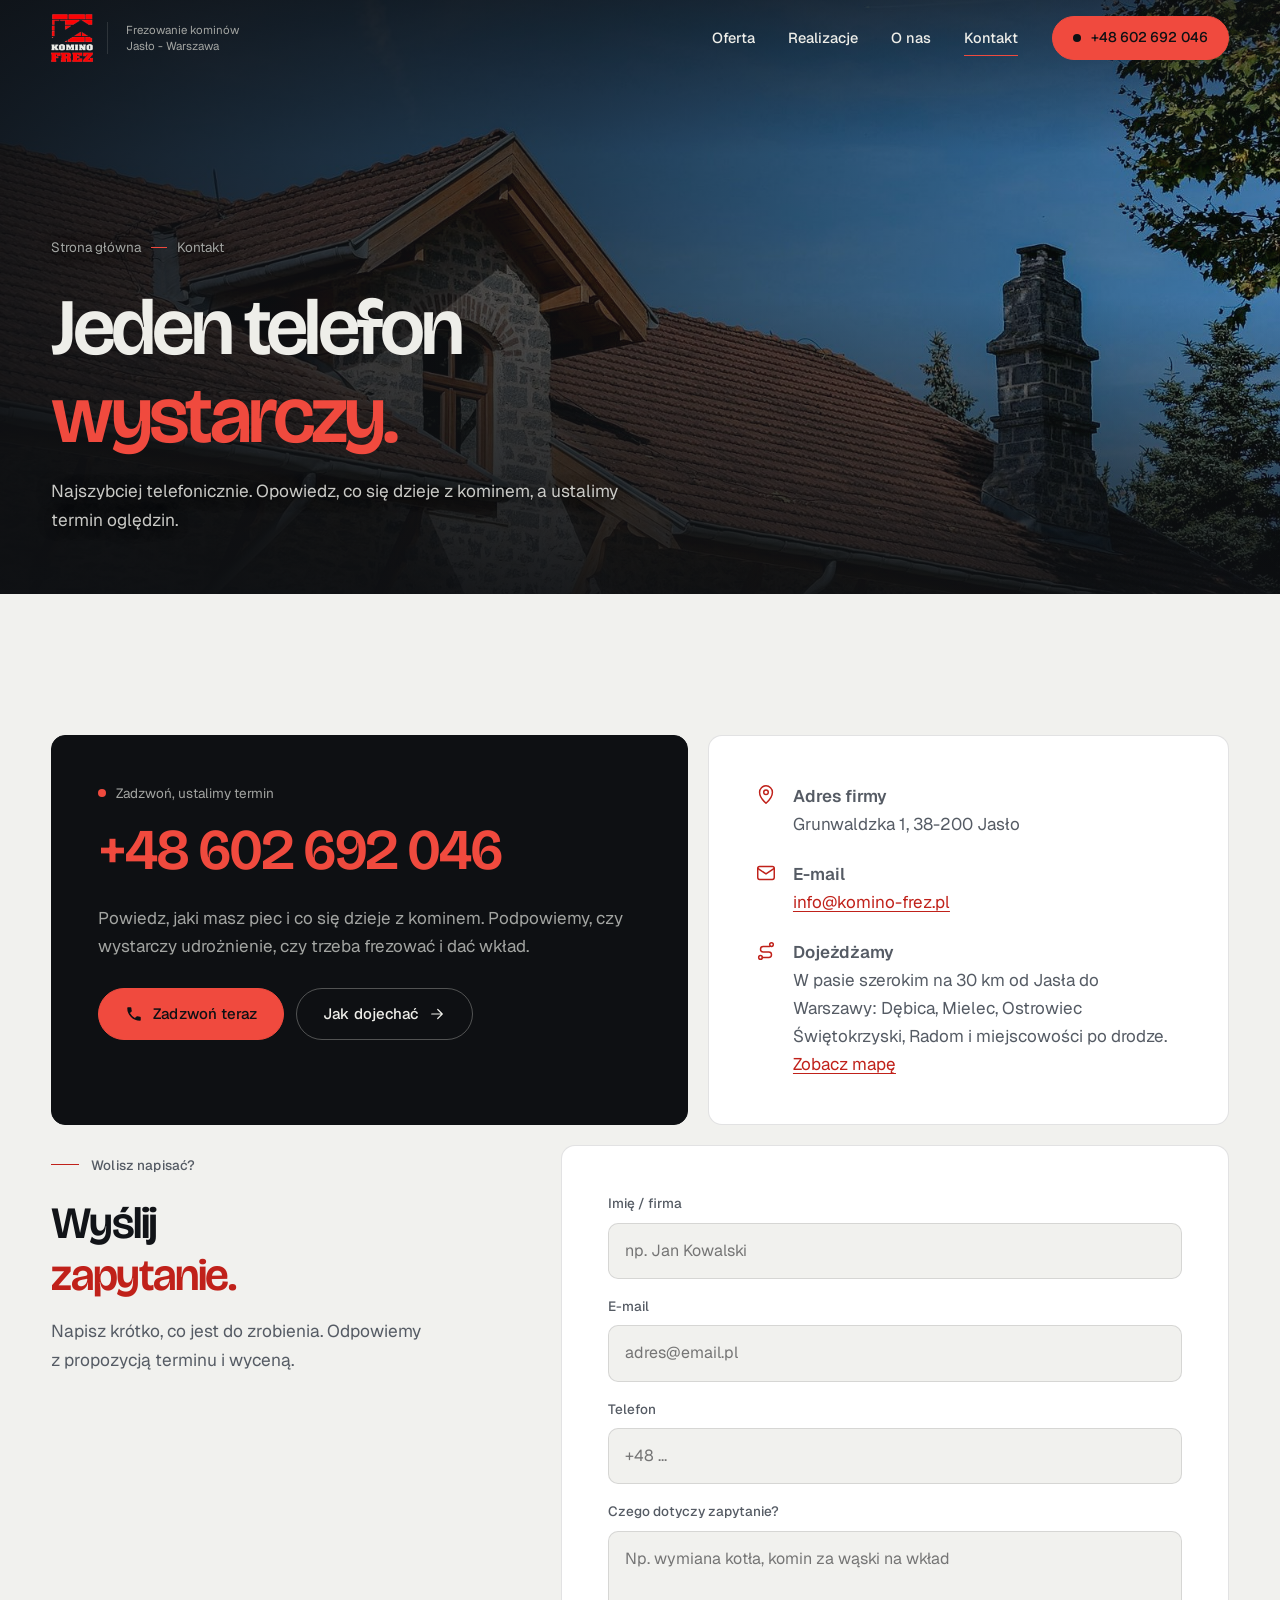
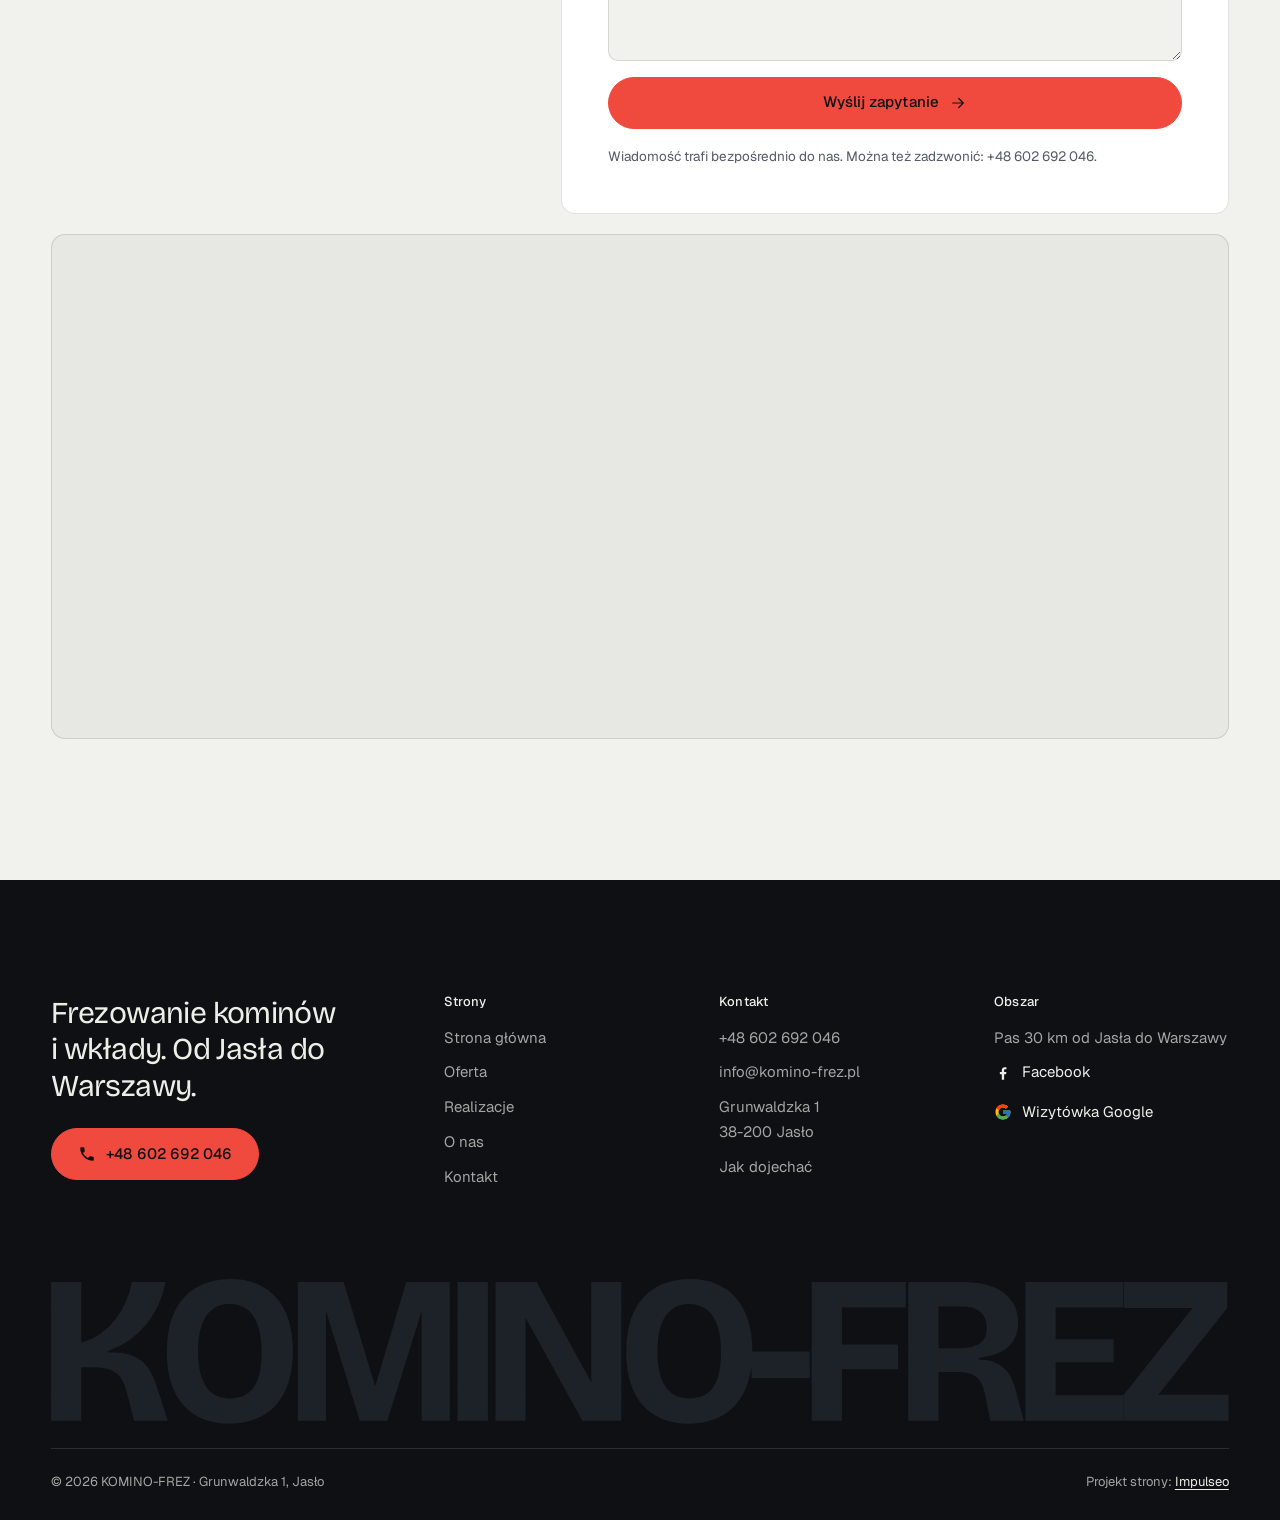
<file: kontakt.html>
<!DOCTYPE html>
<html lang="pl">
<head>
<meta charset="UTF-8">
<meta name="viewport" content="width=device-width, initial-scale=1.0">
<title>Kontakt - KOMINO-FREZ · Jasło, tel. 602 692 046</title>
<meta name="description" content="Kontakt KOMINO-FREZ: tel. +48 602 692 046, info@komino-frez.pl, Grunwaldzka 1, 38-200 Jasło. Dojazd w pasie 30 km od Jasła do Warszawy.">
<link rel="canonical" href="https://impulseo-pl.github.io/komino-frez/kontakt.html">
<meta name="robots" content="noindex, nofollow">
<meta name="theme-color" content="#0E1013">
<meta property="og:type" content="website">
<meta property="og:locale" content="pl_PL">
<meta property="og:site_name" content="KOMINO-FREZ">
<meta property="og:title" content="Kontakt - KOMINO-FREZ · Jasło, tel. 602 692 046">
<meta property="og:description" content="Kontakt KOMINO-FREZ: tel. +48 602 692 046, info@komino-frez.pl, Grunwaldzka 1, 38-200 Jasło. Dojazd w pasie 30 km od Jasła do Warszawy.">
<meta property="og:url" content="https://impulseo-pl.github.io/komino-frez/kontakt.html">
<meta property="og:image" content="https://impulseo-pl.github.io/komino-frez/img/og.jpg">
<meta property="og:image:width" content="1200">
<meta property="og:image:height" content="630">
<meta name="twitter:card" content="summary_large_image">
<script type="application/ld+json">{"@context": "https://schema.org", "@type": "LocalBusiness", "name": "KOMINO-FREZ", "url": "https://impulseo-pl.github.io/komino-frez/", "telephone": "+48602692046", "email": "info@komino-frez.pl", "image": "https://impulseo-pl.github.io/komino-frez/img/og.jpg", "address": {"@type": "PostalAddress", "streetAddress": "Grunwaldzka 1", "postalCode": "38-200", "addressLocality": "Jasło", "addressCountry": "PL"}, "geo": {"@type": "GeoCoordinates", "latitude": 49.7413124, "longitude": 21.4814884}, "areaServed": ["Jasło", "Dębica", "Mielec", "Ostrowiec Świętokrzyski", "Radom", "Warszawa"], "aggregateRating": {"@type": "AggregateRating", "ratingValue": "5.0", "reviewCount": "162"}, "sameAs": ["https://maps.google.com/?cid=12561230546235447447", "https://www.facebook.com/kominofrez/"]}</script>
<script>(function(){var d=document.documentElement;d.classList.add('js');try{if(!window.matchMedia('(prefers-reduced-motion: reduce)').matches)d.classList.add('anim');}catch(e){}setTimeout(function(){if(!d.classList.contains('anim-ok'))d.classList.remove('anim');},3500);})();</script>
<link rel="preload" as="image" href="img/g12.jpg" fetchpriority="high">
<link rel="icon" href="img/logo-ciemne.png">
<link rel="preconnect" href="https://fonts.googleapis.com">
<link rel="preconnect" href="https://fonts.gstatic.com" crossorigin>
<link href="https://fonts.googleapis.com/css2?family=Bricolage+Grotesque:opsz,wght@12..96,400..700&family=Geist:wght@400..600&display=swap" rel="stylesheet">
<link rel="stylesheet" href="assets/styles.css?v=20261109a">
<script src="assets/lenis.min.js?v=1.1.20" defer></script>
<script src="assets/main.js?v=20261109a" defer></script>
</head>
<body>
<a class="skip" href="#tresc">Przejdź do treści</a>
<header class="site-head">
<div class="head-in">
  <a class="brand" href="index.html" aria-label="KOMINO-FREZ - strona główna">
    <span class="znak"><img class="brand-logo" src="img/logo-ciemne.png" alt="KOMINO-FREZ" width="566" height="644" decoding="async"></span>
    <span class="brand-sub">Frezowanie kominów<br>Jasło - Warszawa</span>
  </a>
  <nav class="nav-links" aria-label="Menu główne">
    <a class="nl" href="oferta.html">Oferta</a><a class="nl" href="realizacje.html">Realizacje</a><a class="nl" href="o-nas.html">O&nbsp;nas</a><a class="nl" href="kontakt.html" aria-current="page">Kontakt</a>
    <a class="btn btn-copper nav-cta" href="tel:+48602692046"><span class="live" aria-hidden="true"></span>+48 602 692 046</a>
  </nav>
  <button class="burger" type="button" aria-label="Otwórz menu" aria-expanded="false" aria-controls="mnav"><span></span><span></span></button>
</div>
</header>
<div class="mnav" id="mnav">
  <div class="mnav-in">
    <a class="ml" href="index.html">Strona główna</a><a class="ml" href="oferta.html">Oferta</a><a class="ml" href="realizacje.html">Realizacje</a><a class="ml" href="o-nas.html">O&nbsp;nas</a><a class="ml" href="kontakt.html" aria-current="page">Kontakt</a>
    <div class="mnav-foot">
      <span>Baza w&nbsp;Jaśle, dojazd aż do Warszawy</span>
      <a class="btn btn-copper" href="tel:+48602692046"><svg class="ico" width="16" height="16" viewBox="0 0 24 24" fill="none" aria-hidden="true"><path d="M6.6 10.8a15.5 15.5 0 0 0 6.6 6.6l2.2-2.2a1 1 0 0 1 1-.24 11.4 11.4 0 0 0 3.6.58 1 1 0 0 1 1 1V20a1 1 0 0 1-1 1A17 17 0 0 1 3 4a1 1 0 0 1 1-1h3.5a1 1 0 0 1 1 1c0 1.25.2 2.46.58 3.6a1 1 0 0 1-.25 1l-2.23 2.2Z" fill="currentColor"/></svg>+48 602 692 046</a>
    </div>
  </div>
</div>
<main id="tresc">
<section class="pagehead">
  <div class="pagehead-media"><img src="img/g12.jpg" alt="Kamienny dom z kominem na dachu" width="1600" height="1066" decoding="async" fetchpriority="high"></div>
  <div class="ph-in">
    <p class="crumb up" style="--d:0"><a href="index.html">Strona główna</a><span class="sl" aria-hidden="true"></span>Kontakt</p>
    <h1><span class="ln"><span class="ln-i" style="--k:0">Jeden telefon</span></span><span class="ln"><span class="ln-i" style="--k:1"><em>wystarczy.</em></span></span></h1>
    <p class="ph-lead up" style="--d:300">Najszybciej telefonicznie. Opowiedz, co się dzieje z&nbsp;kominem, a&nbsp;ustalimy termin oględzin.</p>
  </div>
</section>
<section class="sec">
  <div class="wrap">
    <div class="k-grid">
      <div class="k-card dark rv">
        <span class="lbl"><span class="live" aria-hidden="true"></span>Zadzwoń, ustalimy termin</span>
        <a class="k-phone" href="tel:+48602692046">+48 602 692 046</a>
        <p>Powiedz, jaki masz piec i&nbsp;co się dzieje z&nbsp;kominem. Podpowiemy, czy wystarczy udrożnienie, czy trzeba frezować i&nbsp;dać wkład.</p>
        <div class="cta-row" style="margin-top:28px">
          <a class="btn btn-copper" href="tel:+48602692046"><svg class="ico" width="16" height="16" viewBox="0 0 24 24" fill="none" aria-hidden="true"><path d="M6.6 10.8a15.5 15.5 0 0 0 6.6 6.6l2.2-2.2a1 1 0 0 1 1-.24 11.4 11.4 0 0 0 3.6.58 1 1 0 0 1 1 1V20a1 1 0 0 1-1 1A17 17 0 0 1 3 4a1 1 0 0 1 1-1h3.5a1 1 0 0 1 1 1c0 1.25.2 2.46.58 3.6a1 1 0 0 1-.25 1l-2.23 2.2Z" fill="currentColor"/></svg>Zadzwoń teraz</a>
          <a class="btn btn-ghost" href="https://maps.google.com/?cid=12561230546235447447" target="_blank" rel="noopener">Jak dojechać<svg class="ico arr" width="18" height="18" viewBox="0 0 24 24" fill="none" stroke="currentColor" stroke-width="1.6" stroke-linecap="round" stroke-linejoin="round" aria-hidden="true"><path d="M5 12h14M13 6l6 6-6 6"/></svg></a>
        </div>
      </div>
      <div class="k-card rv" style="--d:120">
        <ul class="k-list">
          <li><svg class="ico" width="24" height="24" viewBox="0 0 24 24" fill="none" stroke="currentColor" stroke-width="1.6" stroke-linecap="round" stroke-linejoin="round" aria-hidden="true"><path d="M12 21s7-6.2 7-12a7 7 0 0 0-14 0c0 5.8 7 12 7 12z"/><circle cx="12" cy="9" r="2.5"/></svg><span><b>Adres firmy</b>Grunwaldzka 1, 38-200 Jasło</span></li>
          <li><svg class="ico" width="24" height="24" viewBox="0 0 24 24" fill="none" stroke="currentColor" stroke-width="1.6" stroke-linecap="round" stroke-linejoin="round" aria-hidden="true"><rect x="3" y="5" width="18" height="14" rx="2"/><path d="m3 7 9 6 9-6"/></svg><span><b>E-mail</b><a class="u" href="mailto:info@komino-frez.pl">info@komino-frez.pl</a></span></li>
          <li><svg class="ico" width="24" height="24" viewBox="0 0 24 24" fill="none" stroke="currentColor" stroke-width="1.6" stroke-linecap="round" stroke-linejoin="round" aria-hidden="true"><circle cx="6" cy="19" r="2"/><circle cx="18" cy="5" r="2"/><path d="M8 19h7a3 3 0 0 0 0-6H9a3 3 0 0 1 0-6h7"/></svg><span><b>Dojeżdżamy</b>W&nbsp;pasie szerokim na 30 km od Jasła do Warszawy: Dębica, Mielec, Ostrowiec Świętokrzyski, Radom i&nbsp;miejscowości po drodze. <a class="u" href="index.html#dojazd">Zobacz mapę</a></span></li>
        </ul>
      </div>
    </div>
    <div class="k-form">
      <div class="rv">
        <p class="eyebrow">Wolisz napisać?</p>
        <h2 class="h2 rv rv-h"><span class="ln"><span class="ln-i" style="--k:0">Wyślij</span></span><span class="ln"><span class="ln-i" style="--k:1"><em>zapytanie.</em></span></span></h2>
        <p class="lead">Napisz krótko, co jest do zrobienia. Odpowiemy z&nbsp;propozycją terminu i&nbsp;wyceną.</p>
      </div>
      <div class="k-card rv" style="--d:120">
        <form class="form" action="https://formsubmit.co/info@komino-frez.pl" method="POST">
          <input type="hidden" name="_subject" value="Zapytanie ze strony KOMINO-FREZ">
          <input type="hidden" name="_captcha" value="false">
          <input type="hidden" name="_template" value="table">
          <div class="fld"><label for="name">Imię / firma</label><input id="name" name="name" type="text" placeholder="np. Jan Kowalski" required></div>
          <div class="fld"><label for="email">E-mail</label><input id="email" name="email" type="email" placeholder="adres@email.pl" required></div>
          <div class="fld"><label for="phone">Telefon</label><input id="phone" name="phone" type="tel" placeholder="+48 ..."></div>
          <div class="fld"><label for="msg">Czego dotyczy zapytanie?</label><textarea id="msg" name="message" placeholder="Np. wymiana kotła, komin za wąski na wkład" required></textarea></div>
          <button type="submit" class="btn btn-copper">Wyślij zapytanie<svg class="ico arr" width="18" height="18" viewBox="0 0 24 24" fill="none" stroke="currentColor" stroke-width="1.6" stroke-linecap="round" stroke-linejoin="round" aria-hidden="true"><path d="M5 12h14M13 6l6 6-6 6"/></svg></button>
          <p class="note">Wiadomość trafi bezpośrednio do nas. Można też zadzwonić: +48 602 692 046.</p>
        </form>
      </div>
    </div>
    <div class="map map-lg rv">
      <iframe title="Mapa dojazdu - KOMINO-FREZ, Jasło" src="https://maps.google.com/maps?q=49.7413124,21.4814884&z=14&output=embed" loading="lazy" referrerpolicy="no-referrer-when-downgrade"></iframe>
    </div>
  </div>
</section>
</main>
<footer class="site-foot">
  <div class="wrap">
    <div class="foot-top">
      <div>
        <p class="foot-claim">Frezowanie kominów i&nbsp;wkłady. Od Jasła do Warszawy.</p>
        <a class="btn btn-copper" href="tel:+48602692046"><svg class="ico" width="16" height="16" viewBox="0 0 24 24" fill="none" aria-hidden="true"><path d="M6.6 10.8a15.5 15.5 0 0 0 6.6 6.6l2.2-2.2a1 1 0 0 1 1-.24 11.4 11.4 0 0 0 3.6.58 1 1 0 0 1 1 1V20a1 1 0 0 1-1 1A17 17 0 0 1 3 4a1 1 0 0 1 1-1h3.5a1 1 0 0 1 1 1c0 1.25.2 2.46.58 3.6a1 1 0 0 1-.25 1l-2.23 2.2Z" fill="currentColor"/></svg>+48 602 692 046</a>
      </div>
      <div>
        <h4>Strony</h4>
        <ul><li><a href="index.html">Strona główna</a></li><li><a href="oferta.html">Oferta</a></li><li><a href="realizacje.html">Realizacje</a></li><li><a href="o-nas.html">O&nbsp;nas</a></li><li><a href="kontakt.html">Kontakt</a></li></ul>
      </div>
      <div>
        <h4>Kontakt</h4>
        <ul>
          <li><a href="tel:+48602692046">+48 602 692 046</a></li>
          <li><a href="mailto:info@komino-frez.pl">info@komino-frez.pl</a></li>
          <li>Grunwaldzka 1<br>38-200 Jasło</li>
          <li><a href="https://maps.google.com/?cid=12561230546235447447" target="_blank" rel="noopener">Jak dojechać</a></li>
        </ul>
      </div>
      <div>
        <h4>Obszar</h4>
        <ul>
          <li>Pas 30 km od Jasła do Warszawy</li>
          <li><a class="soc" href="https://www.facebook.com/kominofrez/" target="_blank" rel="noopener" aria-label="KOMINO-FREZ na Facebooku"><svg viewBox="0 0 24 24" aria-hidden="true"><path fill="currentColor" d="M13.5 21v-7.5h2.6l.4-3h-3V8.6c0-.9.3-1.5 1.5-1.5h1.6V4.4c-.3 0-1.2-.1-2.3-.1-2.3 0-3.9 1.4-3.9 4v2.2H7.8v3h2.6V21h3.1Z"/></svg>Facebook</a></li>
          <li><a class="soc" href="https://maps.google.com/?cid=12561230546235447447" target="_blank" rel="noopener" aria-label="Wizytówka KOMINO-FREZ w Google"><svg class="g-logo" viewBox="0 0 48 48" aria-hidden="true"><path fill="#FFC107" d="M43.6 20.5H42V20H24v8h11.3C33.7 32.7 29.2 36 24 36c-6.6 0-12-5.4-12-12s5.4-12 12-12c3.1 0 5.8 1.2 7.9 3.1l5.7-5.7C34 6.1 29.3 4 24 4 12.9 4 4 12.9 4 24s8.9 20 20 20 20-8.9 20-20c0-1.3-.1-2.4-.4-3.5z"/><path fill="#FF3D00" d="m6.3 14.7 6.6 4.8C14.7 15.1 19 12 24 12c3.1 0 5.8 1.2 7.9 3.1l5.7-5.7C34 6.1 29.3 4 24 4 16.3 4 9.7 8.3 6.3 14.7z"/><path fill="#4CAF50" d="M24 44c5.2 0 9.9-2 13.4-5.2l-6.2-5.2A11.9 11.9 0 0 1 24 36c-5.2 0-9.6-3.3-11.3-7.9l-6.5 5C9.5 39.6 16.2 44 24 44z"/><path fill="#1976D2" d="M43.6 20.5H42V20H24v8h11.3a12 12 0 0 1-4.1 5.6l6.2 5.2C37 39.2 44 34 44 24c0-1.3-.1-2.4-.4-3.5z"/></svg>Wizytówka Google</a></li>
        </ul>
      </div>
    </div>
    <div class="foot-mark" aria-hidden="true"><svg class="wm-foot" viewBox="43 -674 5598 688" aria-hidden="true" focusable="false"><path d="M43 0V-660H187V-372Q240 -386 281.0 -415.5Q322 -445 351.5 -484.5Q381 -524 400.0 -569.0Q419 -614 427 -660H588Q577 -603 554.0 -552.0Q531 -501 495.5 -458.0Q460 -415 414.5 -383.0Q369 -351 312 -331V-324Q373 -328 414.0 -315.0Q455 -302 481.0 -278.0Q507 -254 522.0 -222.5Q537 -191 547 -158L598 0H438L402 -138Q392 -179 373.5 -205.0Q355 -231 324.5 -243.0Q294 -255 245 -255H187V0Z M891.0 14Q820.0 14 764.5 -8.5Q709.0 -31 671.0 -74.5Q633.0 -118 613.0 -181.5Q593.0 -245 593.0 -327Q593.0 -444 631.0 -520.5Q669.0 -597 737.5 -635.5Q806.0 -674 896.0 -674Q965.0 -674 1020.0 -652.0Q1075.0 -630 1113.5 -586.5Q1152.0 -543 1172.5 -478.5Q1193.0 -414 1193.0 -330Q1193.0 -246 1172.0 -181.5Q1151.0 -117 1111.5 -73.5Q1072.0 -30 1016.0 -8.0Q960.0 14 891.0 14ZM895.0 -106Q946.0 -106 979.0 -130.5Q1012.0 -155 1028.0 -203.5Q1044.0 -252 1044.0 -325Q1044.0 -401 1027.0 -451.5Q1010.0 -502 976.0 -528.5Q942.0 -555 892.0 -555Q843.0 -555 809.5 -529.5Q776.0 -504 759.0 -454.0Q742.0 -404 742.0 -331Q742.0 -275 751.5 -232.5Q761.0 -190 780.5 -162.0Q800.0 -134 828.5 -120.0Q857.0 -106 895.0 -106Z M1216.0 0V-660H1434.0L1583.0 -168H1585.0L1732.0 -660H1939.0V0H1805.0V-515H1803.0L1642.0 0H1511.0L1352.0 -515H1350.0V0Z M1975.0 0V-660H2120.0V0Z M2156.0 0V-660H2351.0L2609.0 -187H2611.0V-660H2754.0V0H2569.0L2301.0 -486H2299.0V0Z M3075.0 14Q3004.0 14 2948.5 -8.5Q2893.0 -31 2855.0 -74.5Q2817.0 -118 2797.0 -181.5Q2777.0 -245 2777.0 -327Q2777.0 -444 2815.0 -520.5Q2853.0 -597 2921.5 -635.5Q2990.0 -674 3080.0 -674Q3149.0 -674 3204.0 -652.0Q3259.0 -630 3297.5 -586.5Q3336.0 -543 3356.5 -478.5Q3377.0 -414 3377.0 -330Q3377.0 -246 3356.0 -181.5Q3335.0 -117 3295.5 -73.5Q3256.0 -30 3200.0 -8.0Q3144.0 14 3075.0 14ZM3079.0 -106Q3130.0 -106 3163.0 -130.5Q3196.0 -155 3212.0 -203.5Q3228.0 -252 3228.0 -325Q3228.0 -401 3211.0 -451.5Q3194.0 -502 3160.0 -528.5Q3126.0 -555 3076.0 -555Q3027.0 -555 2993.5 -529.5Q2960.0 -504 2943.0 -454.0Q2926.0 -404 2926.0 -331Q2926.0 -275 2935.5 -232.5Q2945.0 -190 2964.5 -162.0Q2984.0 -134 3012.5 -120.0Q3041.0 -106 3079.0 -106Z M3373.0 -203V-329H3650.0V-203Z M3659.0 0V-660H3803.0V0ZM3729.0 -245V-363H4070.0V-245ZM3729.0 -539V-660H4107.0V-539Z M4118.0 0V-660H4381.0Q4426.0 -660 4465.5 -652.5Q4505.0 -645 4537.0 -629.5Q4569.0 -614 4592.5 -591.0Q4616.0 -568 4628.5 -536.5Q4641.0 -505 4641.0 -465Q4641.0 -435 4631.0 -407.0Q4621.0 -379 4599.0 -356.5Q4577.0 -334 4541.0 -319.5Q4505.0 -305 4455.0 -299V-291Q4517.0 -288 4551.5 -266.5Q4586.0 -245 4604.0 -211.5Q4622.0 -178 4632.0 -136L4667.0 0H4508.0L4483.0 -126Q4476.0 -161 4462.5 -184.5Q4449.0 -208 4424.0 -220.0Q4399.0 -232 4357.0 -232H4262.0V0ZM4262.0 -345H4365.0Q4427.0 -345 4459.5 -368.5Q4492.0 -392 4492.0 -440Q4492.0 -492 4461.5 -517.5Q4431.0 -543 4369.0 -543H4262.0Z M4675.0 0V-660H4819.0V0ZM4778.0 0V-121H5141.0V0ZM4778.0 -278V-388H5095.0V-278ZM4778.0 -539V-660H5141.0V-539Z M5142.0 0V-123L5467.0 -533V-536H5144.0V-660H5635.0V-536L5310.0 -127V-124H5641.0V0Z"/></svg></div>
    <div class="foot-bottom">
      <span>© 2026 KOMINO-FREZ · Grunwaldzka 1, Jasło</span>
      <span>Projekt strony: <a class="foot-credit" href="https://impulseo.pl" target="_blank" rel="noopener">Impulseo</a></span>
    </div>
  </div>
</footer>
<div class="sticky-call">
  <a class="btn btn-copper" href="tel:+48602692046"><svg class="ico" width="16" height="16" viewBox="0 0 24 24" fill="none" aria-hidden="true"><path d="M6.6 10.8a15.5 15.5 0 0 0 6.6 6.6l2.2-2.2a1 1 0 0 1 1-.24 11.4 11.4 0 0 0 3.6.58 1 1 0 0 1 1 1V20a1 1 0 0 1-1 1A17 17 0 0 1 3 4a1 1 0 0 1 1-1h3.5a1 1 0 0 1 1 1c0 1.25.2 2.46.58 3.6a1 1 0 0 1-.25 1l-2.23 2.2Z" fill="currentColor"/></svg>Zadzwoń</a>
  <a class="btn btn-ghost" href="kontakt.html">Kontakt</a>
</div>
<div class="demo-wazne" data-do="2026-11-15" data-cykl="3" hidden><svg class="dw-ico" width="13" height="13" viewBox="0 0 24 24" fill="none" aria-hidden="true"><circle cx="12" cy="12" r="8.6" stroke="currentColor" stroke-width="1.8"/><path d="M12 7.2V12l3.3 2" stroke="currentColor" stroke-width="1.8" stroke-linecap="round"/></svg><span class="dw-txt"></span></div>
</body>
</html>
</file>
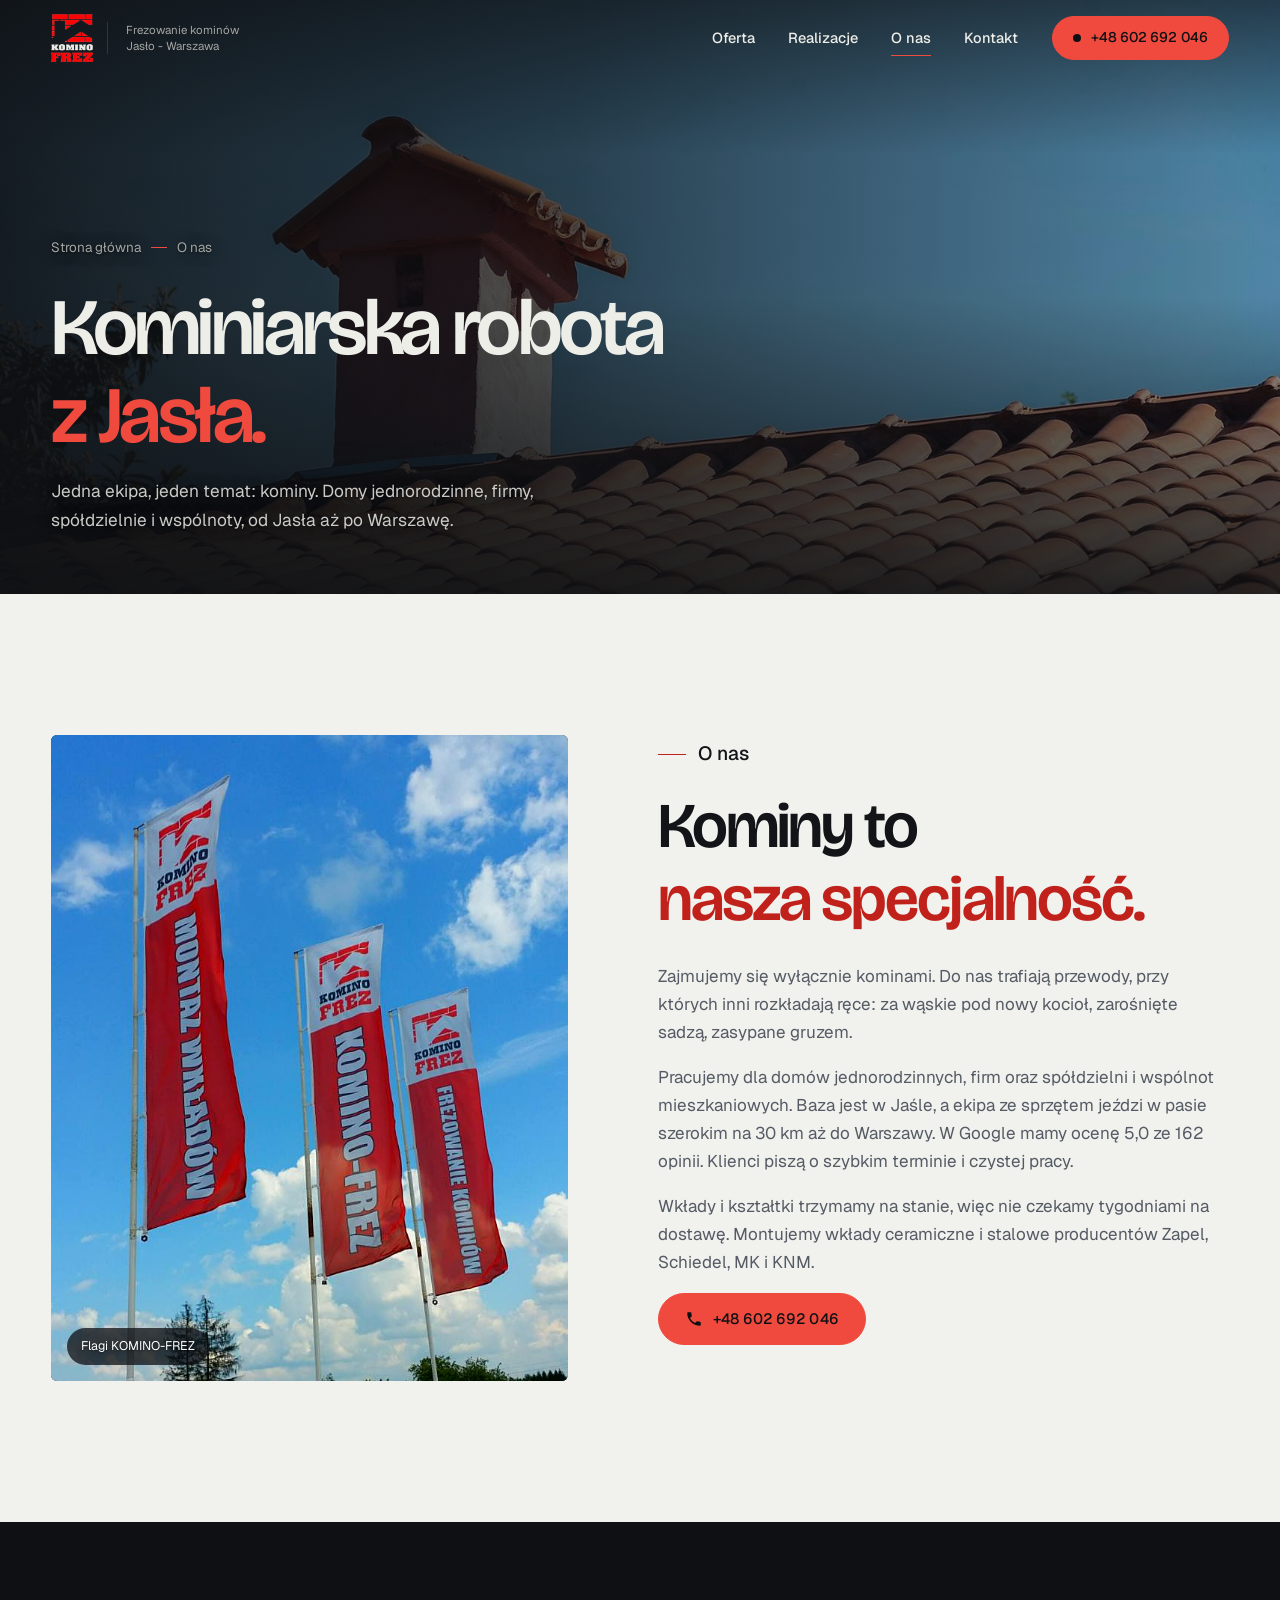
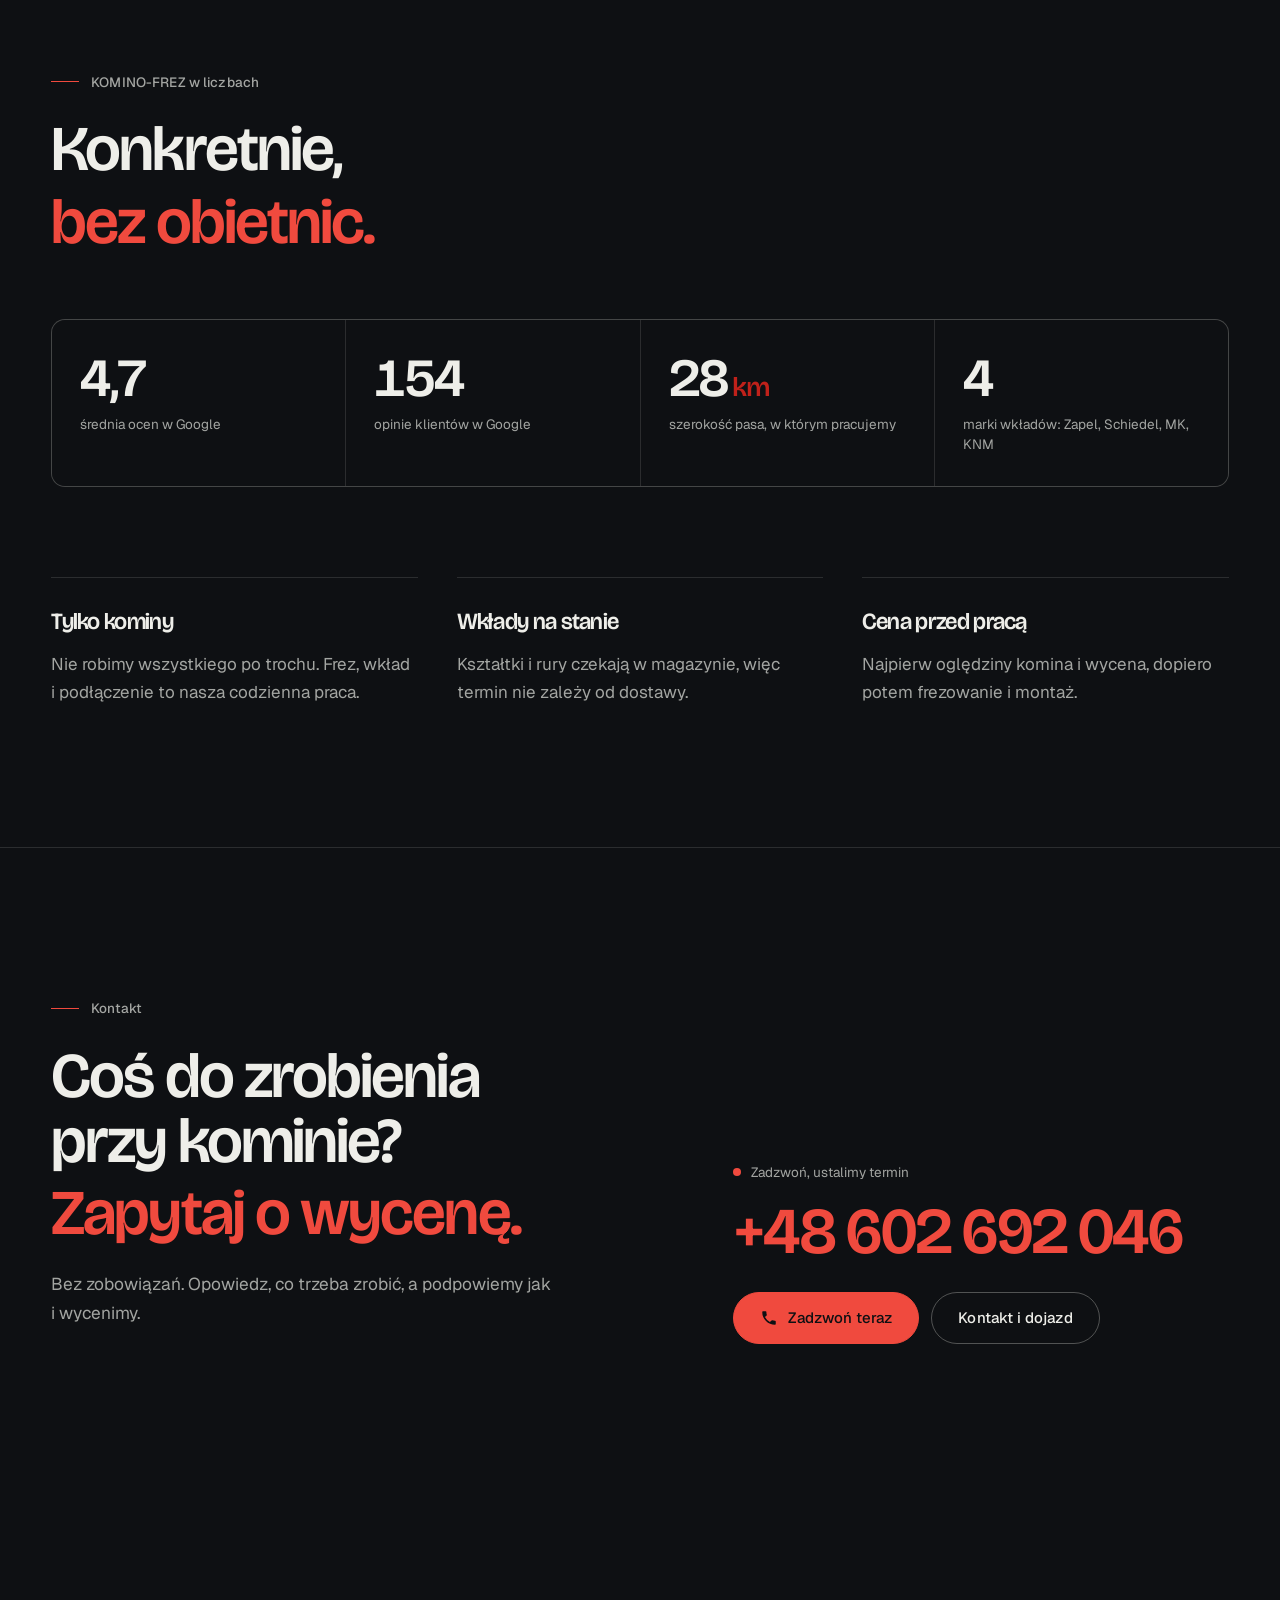
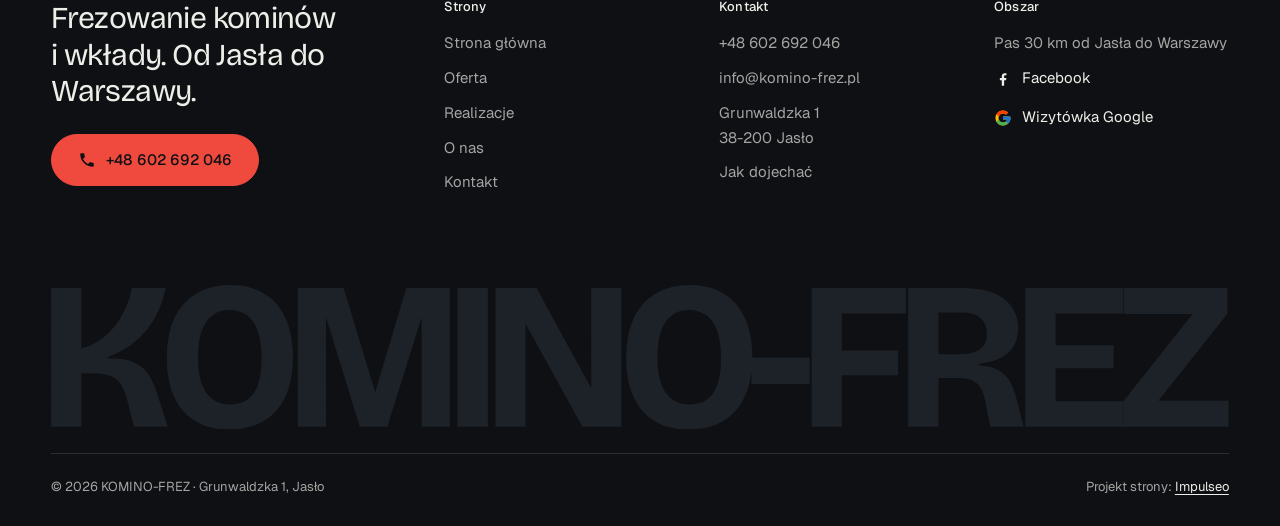
<file: o-nas.html>
<!DOCTYPE html>
<html lang="pl">
<head>
<meta charset="UTF-8">
<meta name="viewport" content="width=device-width, initial-scale=1.0">
<title>O nas - KOMINO-FREZ · kominiarska robota z Jasła</title>
<meta name="description" content="KOMINO-FREZ z Jasła: frezowanie kominów, wkłady ceramiczne i stalowe, udrażnianie przewodów. Ocena 5,0 w Google ze 162 opinii. Pas 30 km aż do Warszawy.">
<link rel="canonical" href="https://impulseo-pl.github.io/komino-frez/o-nas.html">
<meta name="robots" content="noindex, nofollow">
<meta name="theme-color" content="#0E1013">
<meta property="og:type" content="website">
<meta property="og:locale" content="pl_PL">
<meta property="og:site_name" content="KOMINO-FREZ">
<meta property="og:title" content="O nas - KOMINO-FREZ · kominiarska robota z Jasła">
<meta property="og:description" content="KOMINO-FREZ z Jasła: frezowanie kominów, wkłady ceramiczne i stalowe, udrażnianie przewodów. Ocena 5,0 w Google ze 162 opinii. Pas 30 km aż do Warszawy.">
<meta property="og:url" content="https://impulseo-pl.github.io/komino-frez/o-nas.html">
<meta property="og:image" content="https://impulseo-pl.github.io/komino-frez/img/og.jpg">
<meta property="og:image:width" content="1200">
<meta property="og:image:height" content="630">
<meta name="twitter:card" content="summary_large_image">
<script type="application/ld+json">{"@context": "https://schema.org", "@type": "LocalBusiness", "name": "KOMINO-FREZ", "url": "https://impulseo-pl.github.io/komino-frez/", "telephone": "+48602692046", "email": "info@komino-frez.pl", "image": "https://impulseo-pl.github.io/komino-frez/img/og.jpg", "address": {"@type": "PostalAddress", "streetAddress": "Grunwaldzka 1", "postalCode": "38-200", "addressLocality": "Jasło", "addressCountry": "PL"}, "geo": {"@type": "GeoCoordinates", "latitude": 49.7413124, "longitude": 21.4814884}, "areaServed": ["Jasło", "Dębica", "Mielec", "Ostrowiec Świętokrzyski", "Radom", "Warszawa"], "aggregateRating": {"@type": "AggregateRating", "ratingValue": "5.0", "reviewCount": "162"}, "sameAs": ["https://maps.google.com/?cid=12561230546235447447", "https://www.facebook.com/kominofrez/"]}</script>
<script>(function(){var d=document.documentElement;d.classList.add('js');try{if(!window.matchMedia('(prefers-reduced-motion: reduce)').matches)d.classList.add('anim');}catch(e){}setTimeout(function(){if(!d.classList.contains('anim-ok'))d.classList.remove('anim');},3500);})();</script>
<link rel="preload" as="image" href="img/g11.jpg" fetchpriority="high">
<link rel="icon" href="img/logo-ciemne.png">
<link rel="preconnect" href="https://fonts.googleapis.com">
<link rel="preconnect" href="https://fonts.gstatic.com" crossorigin>
<link href="https://fonts.googleapis.com/css2?family=Bricolage+Grotesque:opsz,wght@12..96,400..700&family=Geist:wght@400..600&display=swap" rel="stylesheet">
<link rel="stylesheet" href="assets/styles.css?v=20261109a">
<script src="assets/lenis.min.js?v=1.1.20" defer></script>
<script src="assets/main.js?v=20261109a" defer></script>
</head>
<body>
<a class="skip" href="#tresc">Przejdź do treści</a>
<header class="site-head">
<div class="head-in">
  <a class="brand" href="index.html" aria-label="KOMINO-FREZ - strona główna">
    <span class="znak"><img class="brand-logo" src="img/logo-ciemne.png" alt="KOMINO-FREZ" width="566" height="644" decoding="async"></span>
    <span class="brand-sub">Frezowanie kominów<br>Jasło - Warszawa</span>
  </a>
  <nav class="nav-links" aria-label="Menu główne">
    <a class="nl" href="oferta.html">Oferta</a><a class="nl" href="realizacje.html">Realizacje</a><a class="nl" href="o-nas.html" aria-current="page">O&nbsp;nas</a><a class="nl" href="kontakt.html">Kontakt</a>
    <a class="btn btn-copper nav-cta" href="tel:+48602692046"><span class="live" aria-hidden="true"></span>+48 602 692 046</a>
  </nav>
  <button class="burger" type="button" aria-label="Otwórz menu" aria-expanded="false" aria-controls="mnav"><span></span><span></span></button>
</div>
</header>
<div class="mnav" id="mnav">
  <div class="mnav-in">
    <a class="ml" href="index.html">Strona główna</a><a class="ml" href="oferta.html">Oferta</a><a class="ml" href="realizacje.html">Realizacje</a><a class="ml" href="o-nas.html" aria-current="page">O&nbsp;nas</a><a class="ml" href="kontakt.html">Kontakt</a>
    <div class="mnav-foot">
      <span>Baza w&nbsp;Jaśle, dojazd aż do Warszawy</span>
      <a class="btn btn-copper" href="tel:+48602692046"><svg class="ico" width="16" height="16" viewBox="0 0 24 24" fill="none" aria-hidden="true"><path d="M6.6 10.8a15.5 15.5 0 0 0 6.6 6.6l2.2-2.2a1 1 0 0 1 1-.24 11.4 11.4 0 0 0 3.6.58 1 1 0 0 1 1 1V20a1 1 0 0 1-1 1A17 17 0 0 1 3 4a1 1 0 0 1 1-1h3.5a1 1 0 0 1 1 1c0 1.25.2 2.46.58 3.6a1 1 0 0 1-.25 1l-2.23 2.2Z" fill="currentColor"/></svg>+48 602 692 046</a>
    </div>
  </div>
</div>
<main id="tresc">
<section class="pagehead">
  <div class="pagehead-media"><img src="img/g11.jpg" alt="Ceglany komin na dachu z dachówki" width="1600" height="1068" decoding="async" fetchpriority="high"></div>
  <div class="ph-in">
    <p class="crumb up" style="--d:0"><a href="index.html">Strona główna</a><span class="sl" aria-hidden="true"></span>O&nbsp;nas</p>
    <h1><span class="ln"><span class="ln-i" style="--k:0">Kominiarska robota</span></span><span class="ln"><span class="ln-i" style="--k:1"><em>z&nbsp;Jasła.</em></span></span></h1>
    <p class="ph-lead up" style="--d:300">Jedna ekipa, jeden temat: kominy. Domy jednorodzinne, firmy, spółdzielnie i&nbsp;wspólnoty, od Jasła aż po Warszawę.</p>
  </div>
</section>
<section class="sec">
  <div class="wrap story">
    <figure class="fig rv-img rv" style="aspect-ratio:4/5">
      <img src="img/g3.jpg" alt="Flagi KOMINO-FREZ: montaż wkładów, frezowanie kominów" width="691" height="1024" decoding="async">
      <figcaption class="fig-tag">Flagi KOMINO-FREZ</figcaption>
    </figure>
    <div class="story-txt">
      <p class="eyebrow rv">O&nbsp;nas</p>
      <h2 class="h2 rv rv-h"><span class="ln"><span class="ln-i" style="--k:0">Kominy to</span></span><span class="ln"><span class="ln-i" style="--k:1"><em>nasza specjalność.</em></span></span></h2>
      <p class="rv" style="--d:100;margin-top:30px">Zajmujemy się wyłącznie kominami. Do nas trafiają przewody, przy których inni rozkładają ręce: za wąskie pod nowy kocioł, zarośnięte sadzą, zasypane gruzem.</p>
      <p class="rv" style="--d:140">Pracujemy dla domów jednorodzinnych, firm oraz spółdzielni i&nbsp;wspólnot mieszkaniowych. Baza jest w&nbsp;Jaśle, a&nbsp;ekipa ze sprzętem jeździ w&nbsp;pasie szerokim na 30 km aż do Warszawy. W&nbsp;Google mamy ocenę 5,0 ze 162 opinii. Klienci piszą o&nbsp;szybkim terminie i&nbsp;czystej pracy.</p>
      <p class="rv" style="--d:180">Wkłady i&nbsp;kształtki trzymamy na stanie, więc nie czekamy tygodniami na dostawę. Montujemy wkłady ceramiczne i&nbsp;stalowe producentów Zapel, Schiedel, MK i&nbsp;KNM.</p>
      <a class="btn btn-copper rv" style="--d:220" href="tel:+48602692046"><svg class="ico" width="16" height="16" viewBox="0 0 24 24" fill="none" aria-hidden="true"><path d="M6.6 10.8a15.5 15.5 0 0 0 6.6 6.6l2.2-2.2a1 1 0 0 1 1-.24 11.4 11.4 0 0 0 3.6.58 1 1 0 0 1 1 1V20a1 1 0 0 1-1 1A17 17 0 0 1 3 4a1 1 0 0 1 1-1h3.5a1 1 0 0 1 1 1c0 1.25.2 2.46.58 3.6a1 1 0 0 1-.25 1l-2.23 2.2Z" fill="currentColor"/></svg>+48 602 692 046</a>
    </div>
  </div>
</section>
<section class="sec dark">
  <div class="wrap">
    <div class="sec-head">
      <div>
        <p class="eyebrow rv">KOMINO-FREZ w&nbsp;liczbach</p>
        <h2 class="h2 rv rv-h"><span class="ln"><span class="ln-i" style="--k:0">Konkretnie,</span></span><span class="ln"><span class="ln-i" style="--k:1"><em>bez obietnic.</em></span></span></h2>
      </div>
    </div>
    <div class="numbers rv">
      <div class="stat"><b><span class="num" data-to="5,0">5,0</span></b><span>średnia ocen w&nbsp;Google</span></div>
      <div class="stat"><b><span class="num" data-to="162">162</span></b><span>opinie klientów w&nbsp;Google</span></div>
      <div class="stat"><b><span class="num" data-to="30">30</span><small>km</small></b><span>szerokość pasa, w&nbsp;którym pracujemy</span></div>
      <div class="stat"><b><span class="num" data-to="4">4</span></b><span>marki wkładów: Zapel, Schiedel, MK, KNM</span></div>
    </div>
    <div class="vals">
      <div class="val rv"><h3>Tylko kominy</h3><p>Nie robimy wszystkiego po trochu. Frez, wkład i&nbsp;podłączenie to nasza codzienna praca.</p></div>
      <div class="val rv" style="--d:100"><h3>Wkłady na stanie</h3><p>Kształtki i&nbsp;rury czekają w&nbsp;magazynie, więc termin nie zależy od dostawy.</p></div>
      <div class="val rv" style="--d:200"><h3>Cena przed pracą</h3><p>Najpierw oględziny komina i&nbsp;wycena, dopiero potem frezowanie i&nbsp;montaż.</p></div>
    </div>
  </div>
</section>
<section class="cta-band dark">
  <div class="wrap cta-grid">
    <div>
      <p class="eyebrow rv">Kontakt</p>
      <h2 class="h2 rv rv-h"><span class="ln"><span class="ln-i" style="--k:0">Coś do zrobienia przy kominie?</span></span><span class="ln"><span class="ln-i" style="--k:1"><em>Zapytaj o&nbsp;wycenę.</em></span></span></h2>
      <p class="lead rv" style="--d:120">Bez zobowiązań. Opowiedz, co trzeba zrobić, a&nbsp;podpowiemy jak i&nbsp;wycenimy.</p>
    </div>
    <div class="cta-side rv" style="--d:180">
      <span class="lbl"><span class="live" aria-hidden="true"></span>Zadzwoń, ustalimy termin</span>
      <a class="cta-phone" href="tel:+48602692046">+48 602 692 046</a>
      <div class="cta-row">
        <a class="btn btn-copper" href="tel:+48602692046"><svg class="ico" width="16" height="16" viewBox="0 0 24 24" fill="none" aria-hidden="true"><path d="M6.6 10.8a15.5 15.5 0 0 0 6.6 6.6l2.2-2.2a1 1 0 0 1 1-.24 11.4 11.4 0 0 0 3.6.58 1 1 0 0 1 1 1V20a1 1 0 0 1-1 1A17 17 0 0 1 3 4a1 1 0 0 1 1-1h3.5a1 1 0 0 1 1 1c0 1.25.2 2.46.58 3.6a1 1 0 0 1-.25 1l-2.23 2.2Z" fill="currentColor"/></svg>Zadzwoń teraz</a>
        <a class="btn btn-ghost" href="kontakt.html">Kontakt i&nbsp;dojazd</a>
      </div>
    </div>
  </div>
</section>
</main>
<footer class="site-foot">
  <div class="wrap">
    <div class="foot-top">
      <div>
        <p class="foot-claim">Frezowanie kominów i&nbsp;wkłady. Od Jasła do Warszawy.</p>
        <a class="btn btn-copper" href="tel:+48602692046"><svg class="ico" width="16" height="16" viewBox="0 0 24 24" fill="none" aria-hidden="true"><path d="M6.6 10.8a15.5 15.5 0 0 0 6.6 6.6l2.2-2.2a1 1 0 0 1 1-.24 11.4 11.4 0 0 0 3.6.58 1 1 0 0 1 1 1V20a1 1 0 0 1-1 1A17 17 0 0 1 3 4a1 1 0 0 1 1-1h3.5a1 1 0 0 1 1 1c0 1.25.2 2.46.58 3.6a1 1 0 0 1-.25 1l-2.23 2.2Z" fill="currentColor"/></svg>+48 602 692 046</a>
      </div>
      <div>
        <h4>Strony</h4>
        <ul><li><a href="index.html">Strona główna</a></li><li><a href="oferta.html">Oferta</a></li><li><a href="realizacje.html">Realizacje</a></li><li><a href="o-nas.html">O&nbsp;nas</a></li><li><a href="kontakt.html">Kontakt</a></li></ul>
      </div>
      <div>
        <h4>Kontakt</h4>
        <ul>
          <li><a href="tel:+48602692046">+48 602 692 046</a></li>
          <li><a href="mailto:info@komino-frez.pl">info@komino-frez.pl</a></li>
          <li>Grunwaldzka 1<br>38-200 Jasło</li>
          <li><a href="https://maps.google.com/?cid=12561230546235447447" target="_blank" rel="noopener">Jak dojechać</a></li>
        </ul>
      </div>
      <div>
        <h4>Obszar</h4>
        <ul>
          <li>Pas 30 km od Jasła do Warszawy</li>
          <li><a class="soc" href="https://www.facebook.com/kominofrez/" target="_blank" rel="noopener" aria-label="KOMINO-FREZ na Facebooku"><svg viewBox="0 0 24 24" aria-hidden="true"><path fill="currentColor" d="M13.5 21v-7.5h2.6l.4-3h-3V8.6c0-.9.3-1.5 1.5-1.5h1.6V4.4c-.3 0-1.2-.1-2.3-.1-2.3 0-3.9 1.4-3.9 4v2.2H7.8v3h2.6V21h3.1Z"/></svg>Facebook</a></li>
          <li><a class="soc" href="https://maps.google.com/?cid=12561230546235447447" target="_blank" rel="noopener" aria-label="Wizytówka KOMINO-FREZ w Google"><svg class="g-logo" viewBox="0 0 48 48" aria-hidden="true"><path fill="#FFC107" d="M43.6 20.5H42V20H24v8h11.3C33.7 32.7 29.2 36 24 36c-6.6 0-12-5.4-12-12s5.4-12 12-12c3.1 0 5.8 1.2 7.9 3.1l5.7-5.7C34 6.1 29.3 4 24 4 12.9 4 4 12.9 4 24s8.9 20 20 20 20-8.9 20-20c0-1.3-.1-2.4-.4-3.5z"/><path fill="#FF3D00" d="m6.3 14.7 6.6 4.8C14.7 15.1 19 12 24 12c3.1 0 5.8 1.2 7.9 3.1l5.7-5.7C34 6.1 29.3 4 24 4 16.3 4 9.7 8.3 6.3 14.7z"/><path fill="#4CAF50" d="M24 44c5.2 0 9.9-2 13.4-5.2l-6.2-5.2A11.9 11.9 0 0 1 24 36c-5.2 0-9.6-3.3-11.3-7.9l-6.5 5C9.5 39.6 16.2 44 24 44z"/><path fill="#1976D2" d="M43.6 20.5H42V20H24v8h11.3a12 12 0 0 1-4.1 5.6l6.2 5.2C37 39.2 44 34 44 24c0-1.3-.1-2.4-.4-3.5z"/></svg>Wizytówka Google</a></li>
        </ul>
      </div>
    </div>
    <div class="foot-mark" aria-hidden="true"><svg class="wm-foot" viewBox="43 -674 5598 688" aria-hidden="true" focusable="false"><path d="M43 0V-660H187V-372Q240 -386 281.0 -415.5Q322 -445 351.5 -484.5Q381 -524 400.0 -569.0Q419 -614 427 -660H588Q577 -603 554.0 -552.0Q531 -501 495.5 -458.0Q460 -415 414.5 -383.0Q369 -351 312 -331V-324Q373 -328 414.0 -315.0Q455 -302 481.0 -278.0Q507 -254 522.0 -222.5Q537 -191 547 -158L598 0H438L402 -138Q392 -179 373.5 -205.0Q355 -231 324.5 -243.0Q294 -255 245 -255H187V0Z M891.0 14Q820.0 14 764.5 -8.5Q709.0 -31 671.0 -74.5Q633.0 -118 613.0 -181.5Q593.0 -245 593.0 -327Q593.0 -444 631.0 -520.5Q669.0 -597 737.5 -635.5Q806.0 -674 896.0 -674Q965.0 -674 1020.0 -652.0Q1075.0 -630 1113.5 -586.5Q1152.0 -543 1172.5 -478.5Q1193.0 -414 1193.0 -330Q1193.0 -246 1172.0 -181.5Q1151.0 -117 1111.5 -73.5Q1072.0 -30 1016.0 -8.0Q960.0 14 891.0 14ZM895.0 -106Q946.0 -106 979.0 -130.5Q1012.0 -155 1028.0 -203.5Q1044.0 -252 1044.0 -325Q1044.0 -401 1027.0 -451.5Q1010.0 -502 976.0 -528.5Q942.0 -555 892.0 -555Q843.0 -555 809.5 -529.5Q776.0 -504 759.0 -454.0Q742.0 -404 742.0 -331Q742.0 -275 751.5 -232.5Q761.0 -190 780.5 -162.0Q800.0 -134 828.5 -120.0Q857.0 -106 895.0 -106Z M1216.0 0V-660H1434.0L1583.0 -168H1585.0L1732.0 -660H1939.0V0H1805.0V-515H1803.0L1642.0 0H1511.0L1352.0 -515H1350.0V0Z M1975.0 0V-660H2120.0V0Z M2156.0 0V-660H2351.0L2609.0 -187H2611.0V-660H2754.0V0H2569.0L2301.0 -486H2299.0V0Z M3075.0 14Q3004.0 14 2948.5 -8.5Q2893.0 -31 2855.0 -74.5Q2817.0 -118 2797.0 -181.5Q2777.0 -245 2777.0 -327Q2777.0 -444 2815.0 -520.5Q2853.0 -597 2921.5 -635.5Q2990.0 -674 3080.0 -674Q3149.0 -674 3204.0 -652.0Q3259.0 -630 3297.5 -586.5Q3336.0 -543 3356.5 -478.5Q3377.0 -414 3377.0 -330Q3377.0 -246 3356.0 -181.5Q3335.0 -117 3295.5 -73.5Q3256.0 -30 3200.0 -8.0Q3144.0 14 3075.0 14ZM3079.0 -106Q3130.0 -106 3163.0 -130.5Q3196.0 -155 3212.0 -203.5Q3228.0 -252 3228.0 -325Q3228.0 -401 3211.0 -451.5Q3194.0 -502 3160.0 -528.5Q3126.0 -555 3076.0 -555Q3027.0 -555 2993.5 -529.5Q2960.0 -504 2943.0 -454.0Q2926.0 -404 2926.0 -331Q2926.0 -275 2935.5 -232.5Q2945.0 -190 2964.5 -162.0Q2984.0 -134 3012.5 -120.0Q3041.0 -106 3079.0 -106Z M3373.0 -203V-329H3650.0V-203Z M3659.0 0V-660H3803.0V0ZM3729.0 -245V-363H4070.0V-245ZM3729.0 -539V-660H4107.0V-539Z M4118.0 0V-660H4381.0Q4426.0 -660 4465.5 -652.5Q4505.0 -645 4537.0 -629.5Q4569.0 -614 4592.5 -591.0Q4616.0 -568 4628.5 -536.5Q4641.0 -505 4641.0 -465Q4641.0 -435 4631.0 -407.0Q4621.0 -379 4599.0 -356.5Q4577.0 -334 4541.0 -319.5Q4505.0 -305 4455.0 -299V-291Q4517.0 -288 4551.5 -266.5Q4586.0 -245 4604.0 -211.5Q4622.0 -178 4632.0 -136L4667.0 0H4508.0L4483.0 -126Q4476.0 -161 4462.5 -184.5Q4449.0 -208 4424.0 -220.0Q4399.0 -232 4357.0 -232H4262.0V0ZM4262.0 -345H4365.0Q4427.0 -345 4459.5 -368.5Q4492.0 -392 4492.0 -440Q4492.0 -492 4461.5 -517.5Q4431.0 -543 4369.0 -543H4262.0Z M4675.0 0V-660H4819.0V0ZM4778.0 0V-121H5141.0V0ZM4778.0 -278V-388H5095.0V-278ZM4778.0 -539V-660H5141.0V-539Z M5142.0 0V-123L5467.0 -533V-536H5144.0V-660H5635.0V-536L5310.0 -127V-124H5641.0V0Z"/></svg></div>
    <div class="foot-bottom">
      <span>© 2026 KOMINO-FREZ · Grunwaldzka 1, Jasło</span>
      <span>Projekt strony: <a class="foot-credit" href="https://impulseo.pl" target="_blank" rel="noopener">Impulseo</a></span>
    </div>
  </div>
</footer>
<div class="sticky-call">
  <a class="btn btn-copper" href="tel:+48602692046"><svg class="ico" width="16" height="16" viewBox="0 0 24 24" fill="none" aria-hidden="true"><path d="M6.6 10.8a15.5 15.5 0 0 0 6.6 6.6l2.2-2.2a1 1 0 0 1 1-.24 11.4 11.4 0 0 0 3.6.58 1 1 0 0 1 1 1V20a1 1 0 0 1-1 1A17 17 0 0 1 3 4a1 1 0 0 1 1-1h3.5a1 1 0 0 1 1 1c0 1.25.2 2.46.58 3.6a1 1 0 0 1-.25 1l-2.23 2.2Z" fill="currentColor"/></svg>Zadzwoń</a>
  <a class="btn btn-ghost" href="kontakt.html">Kontakt</a>
</div>
<div class="demo-wazne" data-do="2026-11-15" data-cykl="3" hidden><svg class="dw-ico" width="13" height="13" viewBox="0 0 24 24" fill="none" aria-hidden="true"><circle cx="12" cy="12" r="8.6" stroke="currentColor" stroke-width="1.8"/><path d="M12 7.2V12l3.3 2" stroke="currentColor" stroke-width="1.8" stroke-linecap="round"/></svg><span class="dw-txt"></span></div>
</body>
</html>
</file>
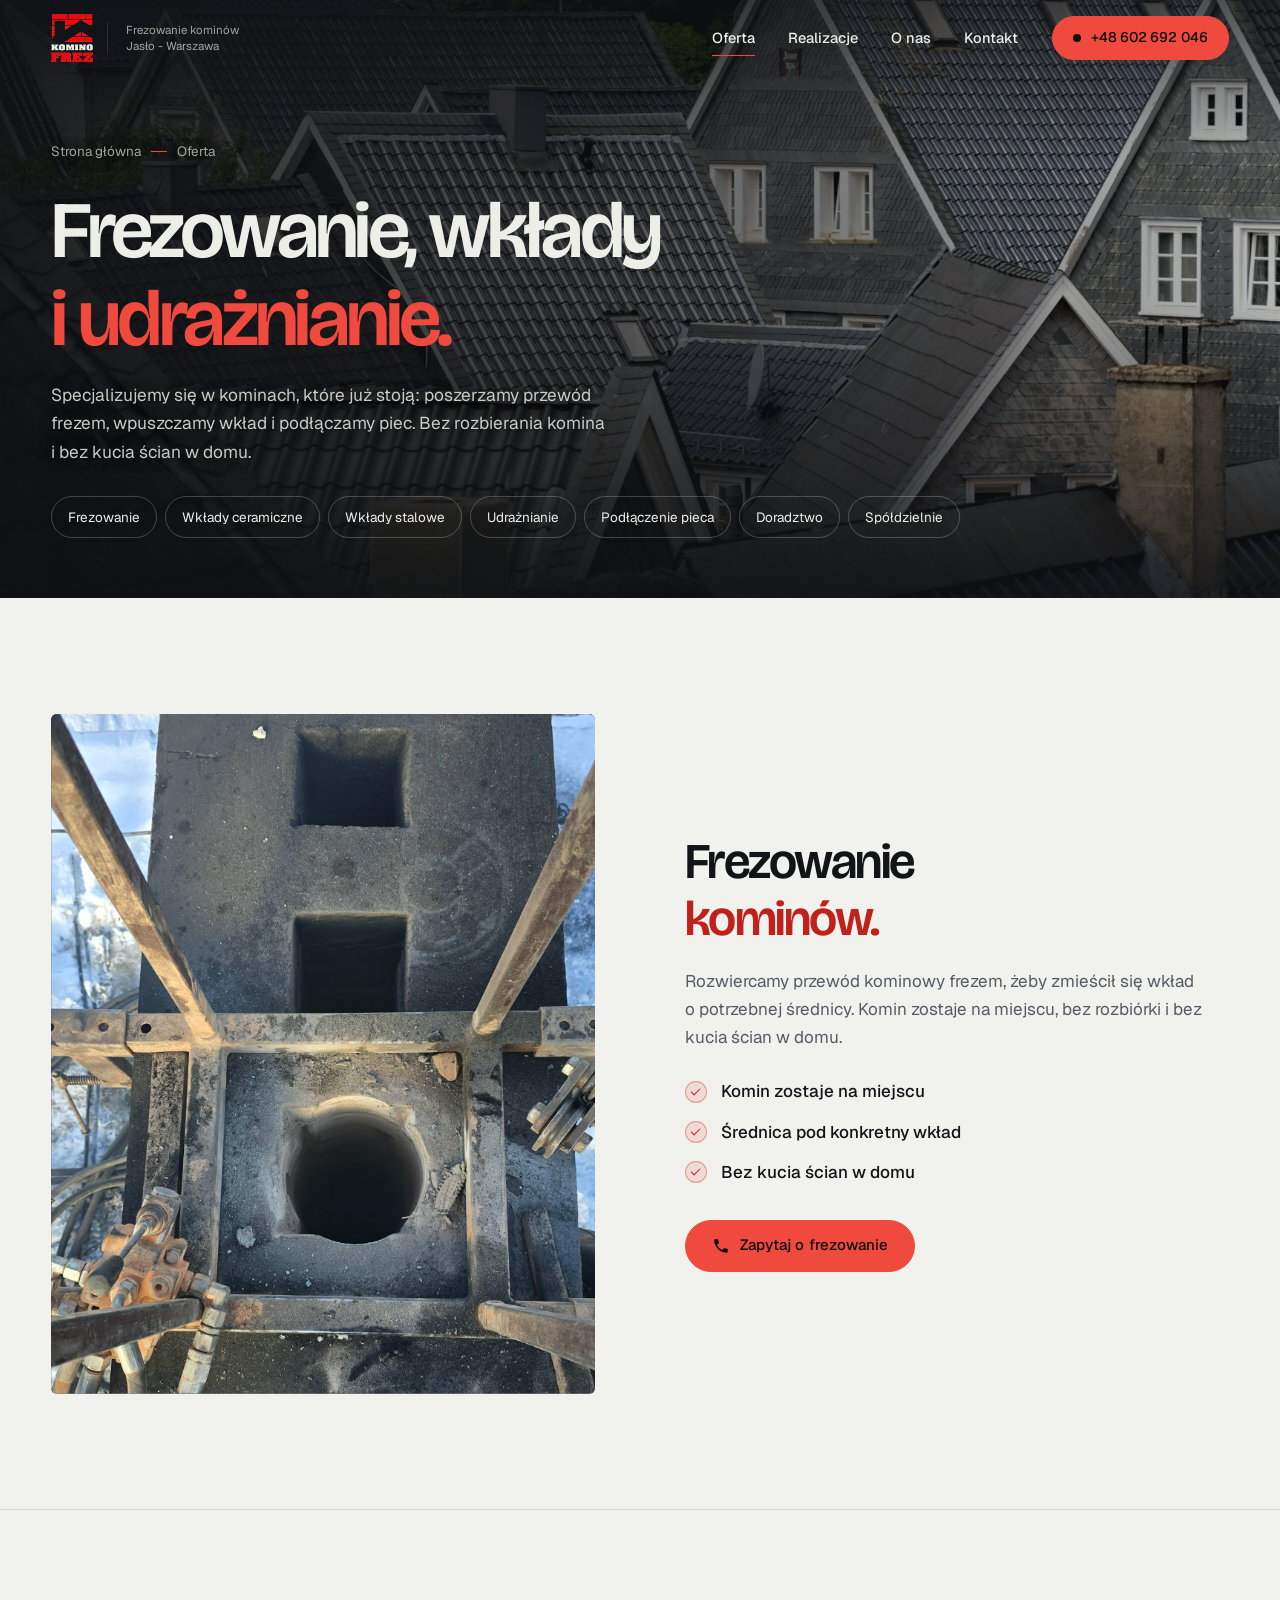
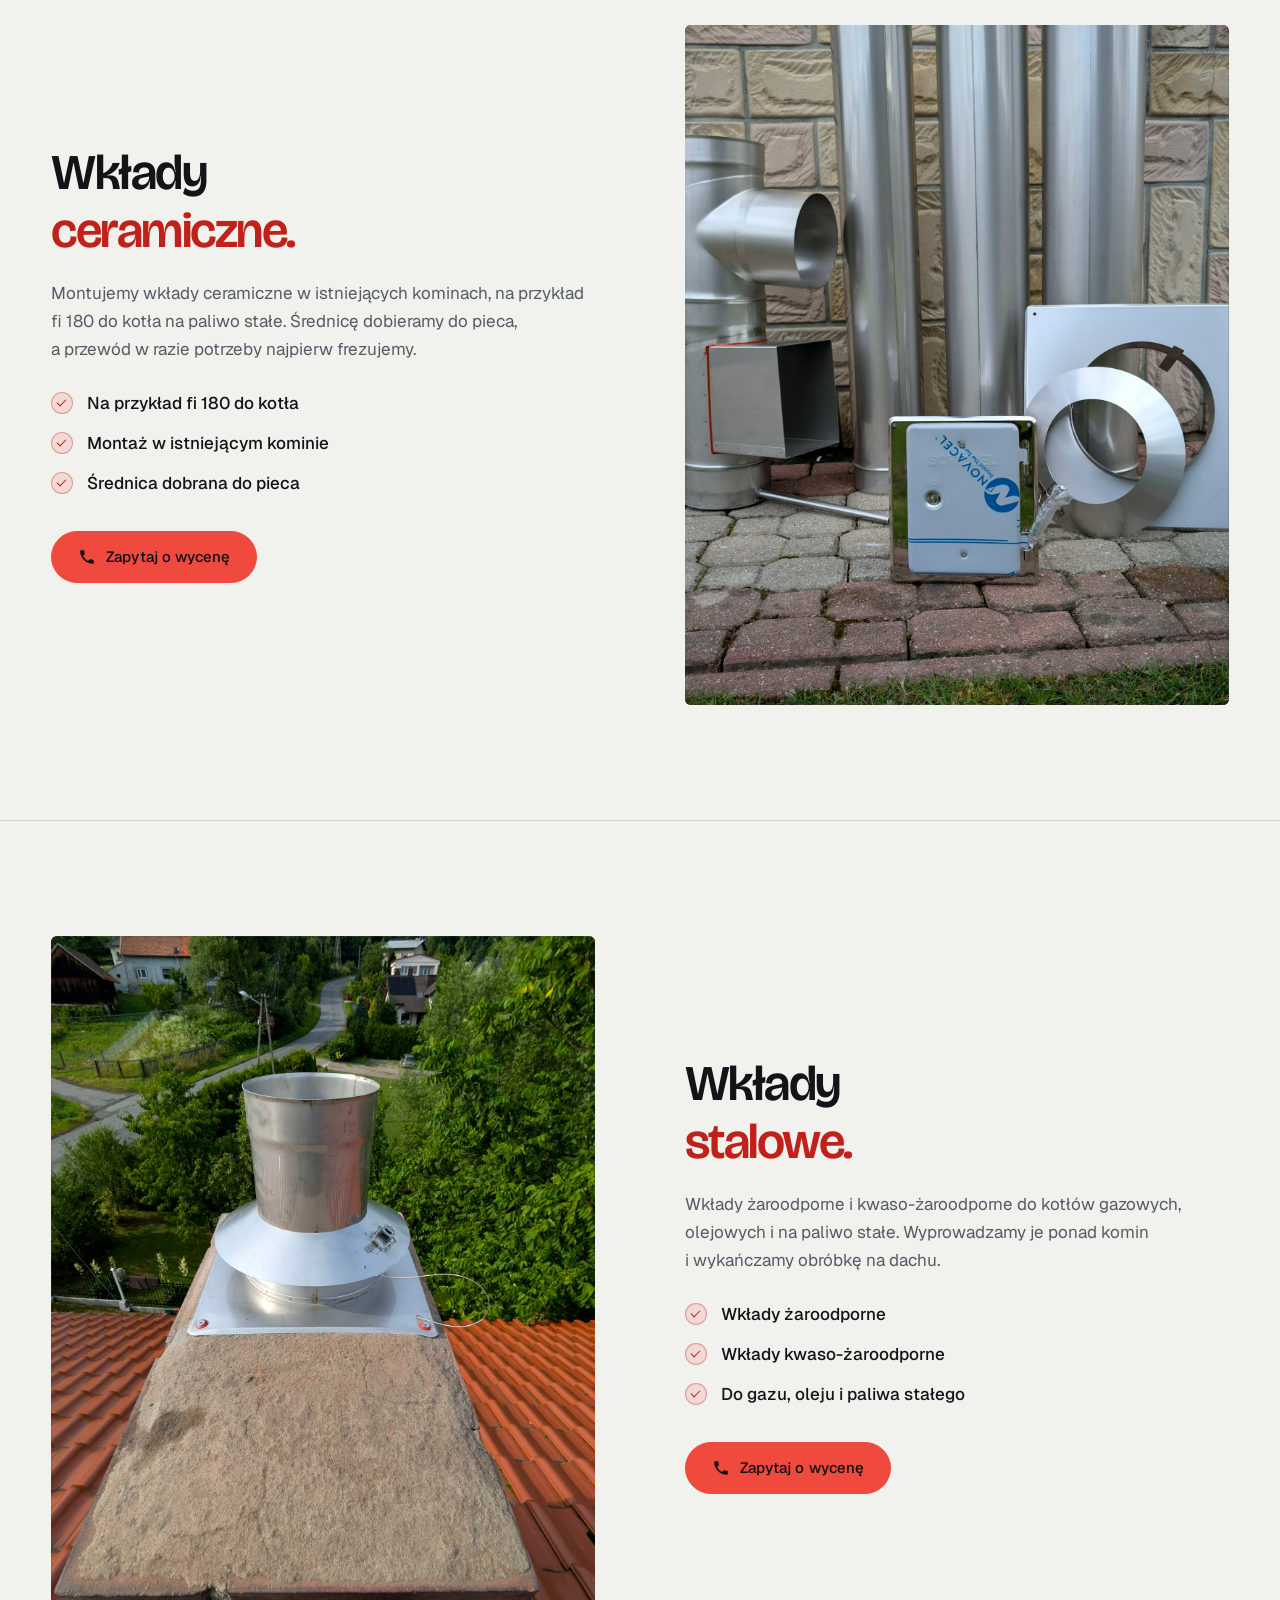
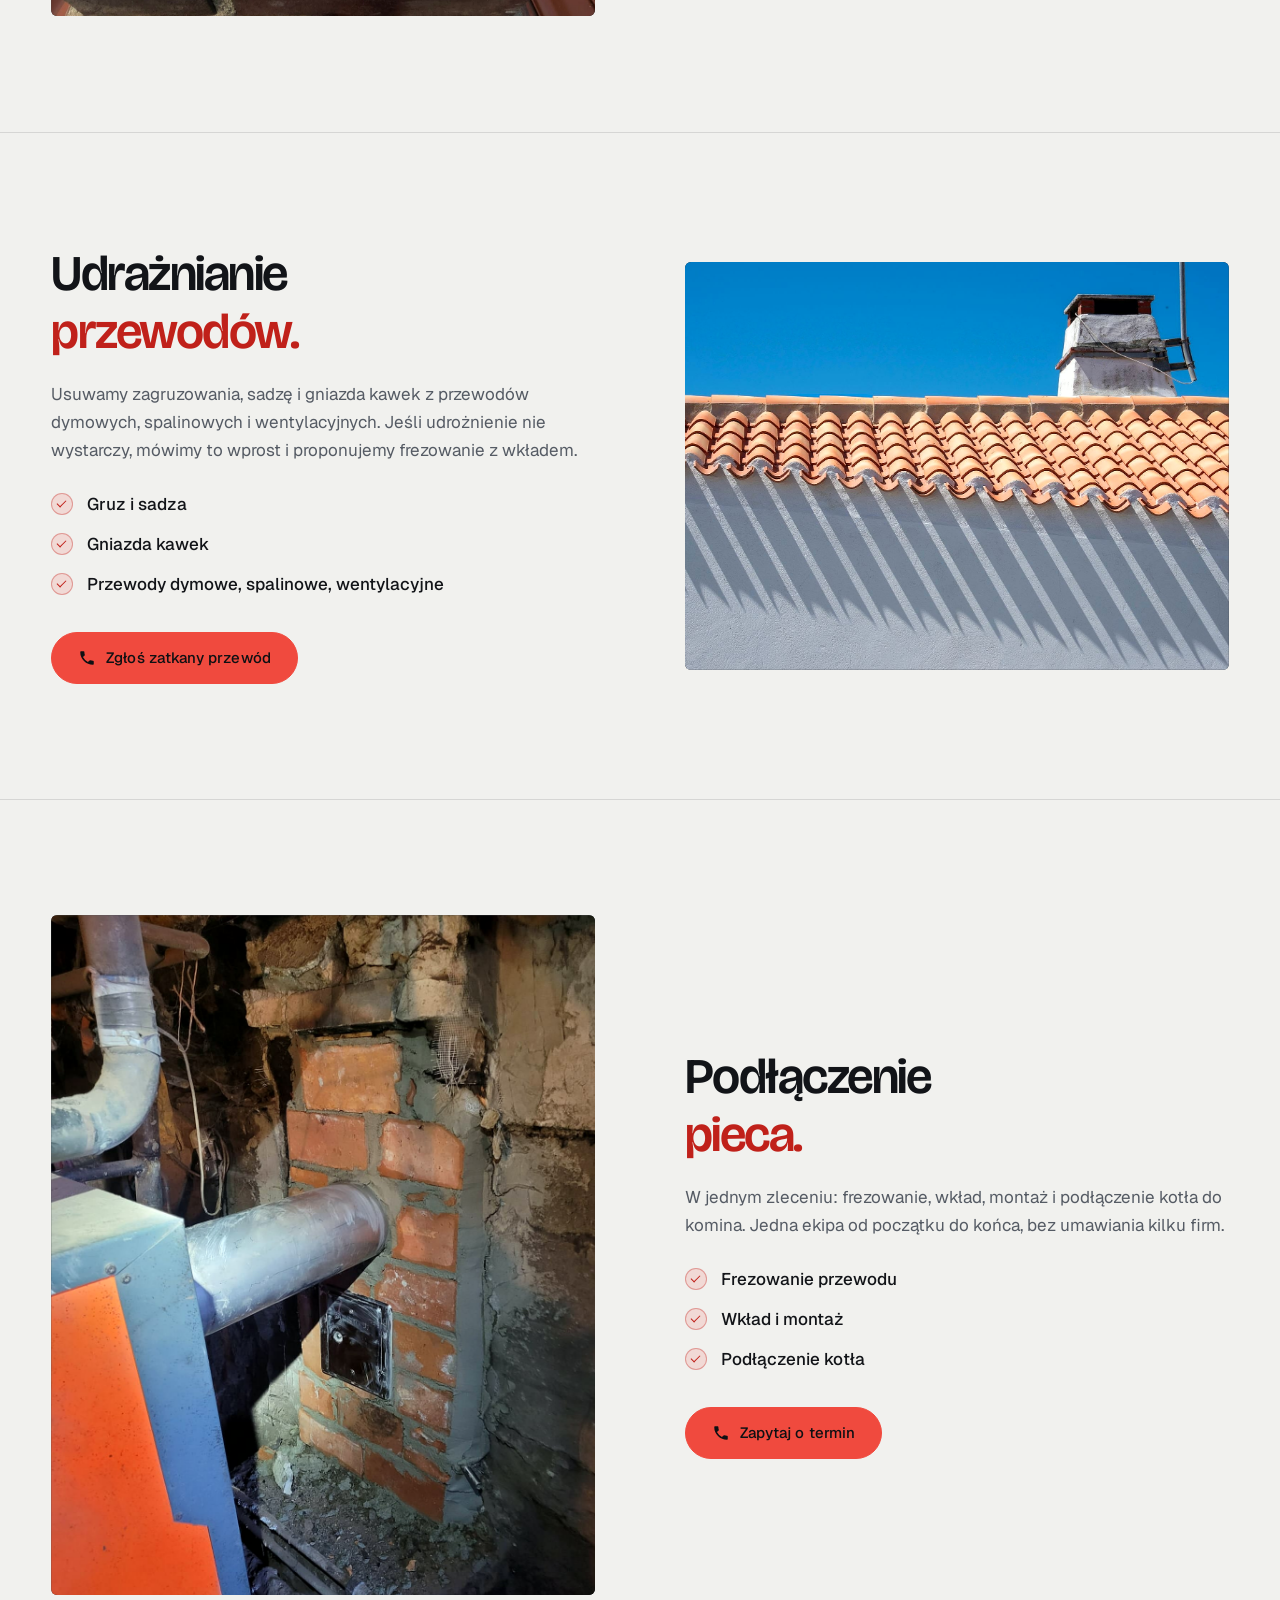
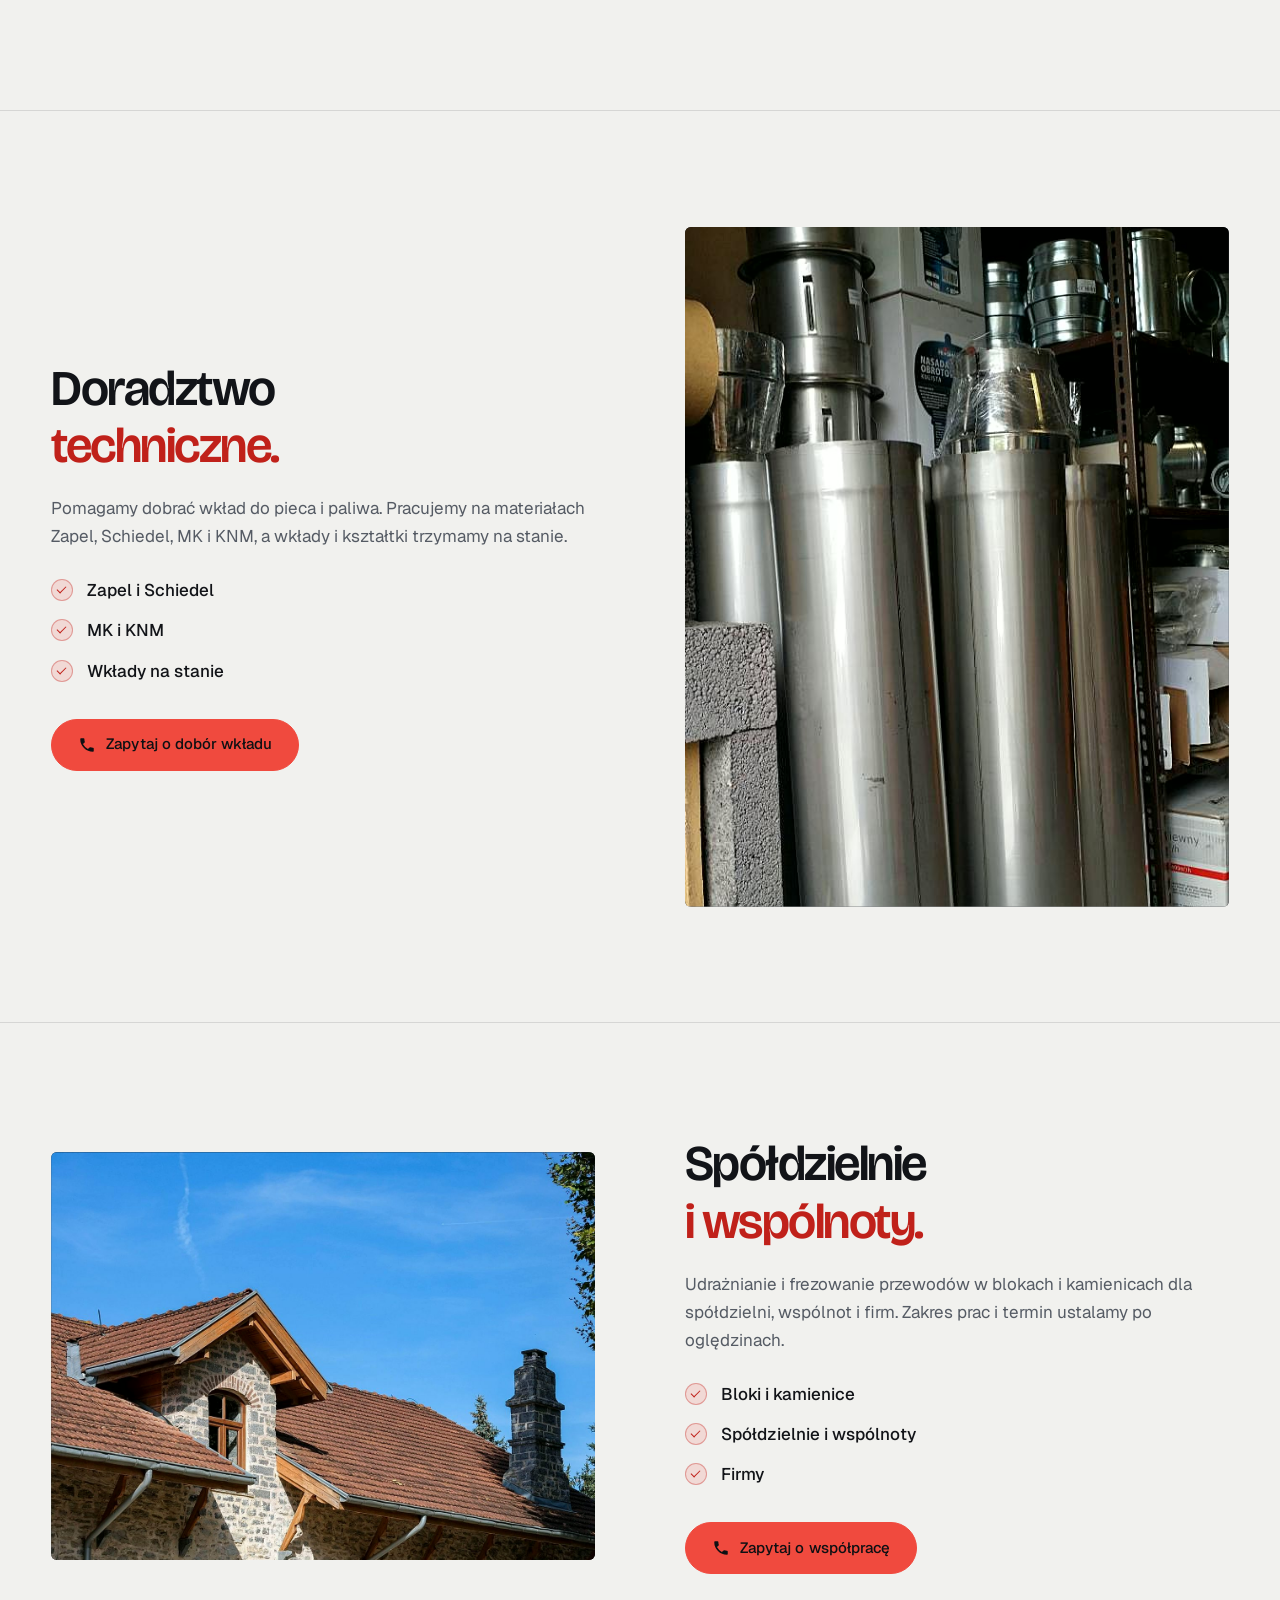
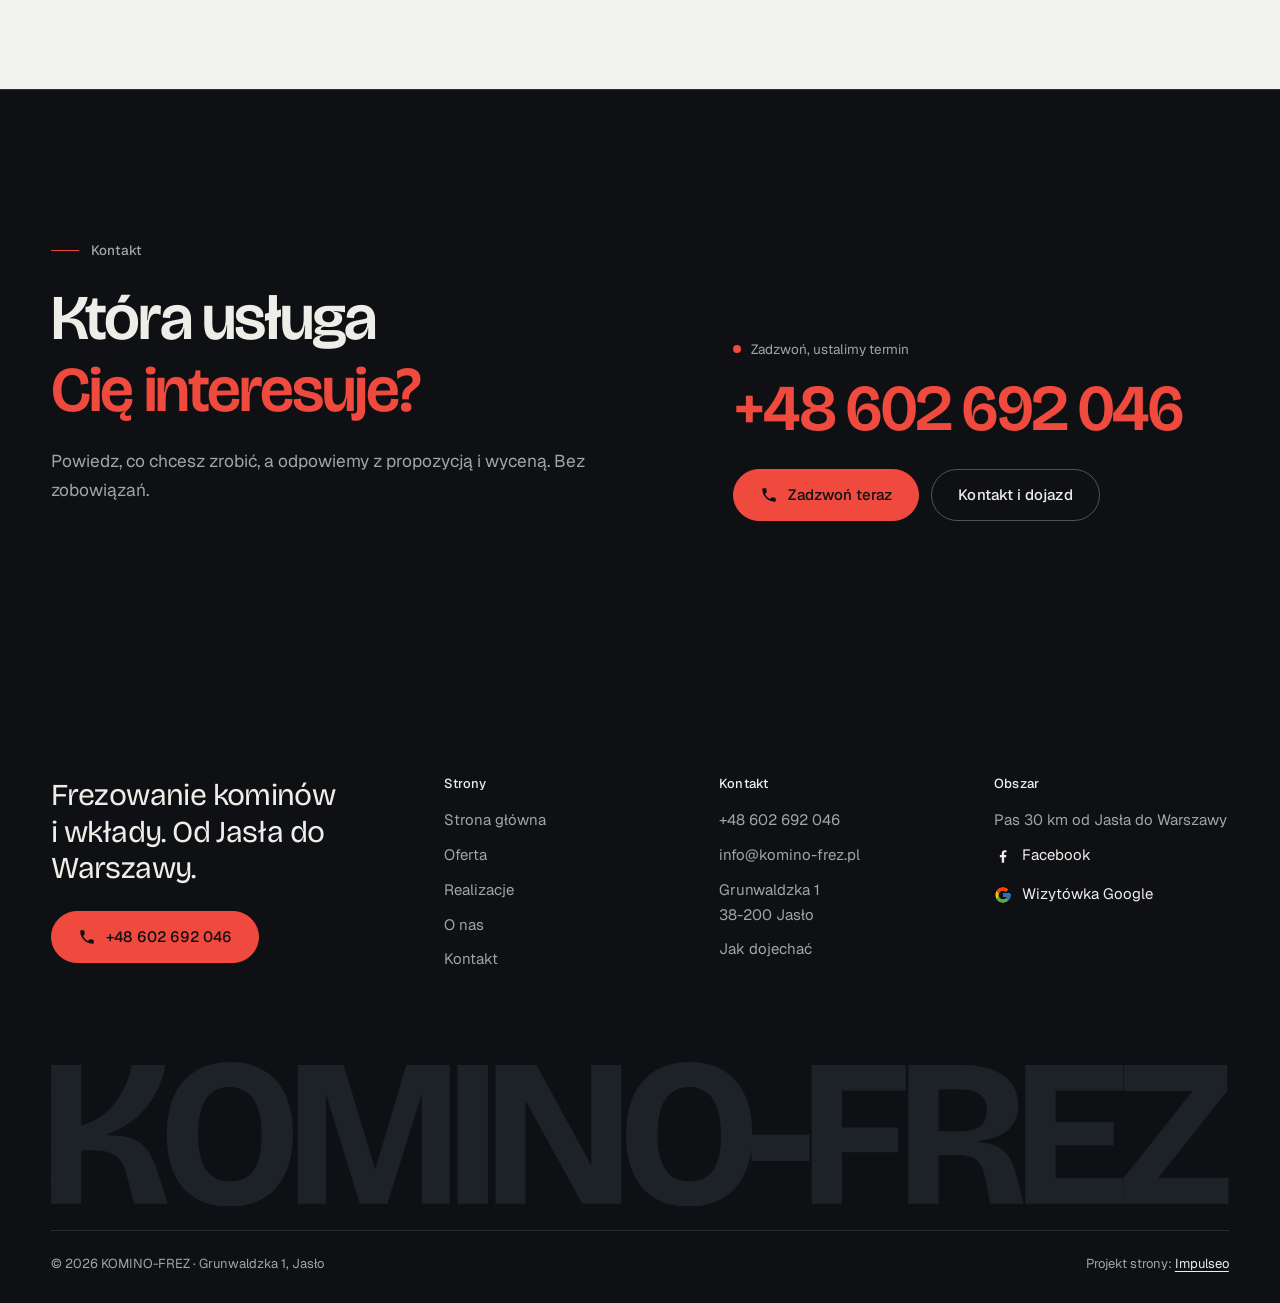
<file: oferta.html>
<!DOCTYPE html>
<html lang="pl">
<head>
<meta charset="UTF-8">
<meta name="viewport" content="width=device-width, initial-scale=1.0">
<title>Oferta - KOMINO-FREZ · frezowanie kominów, wkłady</title>
<meta name="description" content="Frezowanie kominów, wkłady ceramiczne i stalowe, udrażnianie przewodów, podłączenie pieca. KOMINO-FREZ, Jasło, pas 30 km aż do Warszawy. Tel. 602 692 046.">
<link rel="canonical" href="https://impulseo-pl.github.io/komino-frez/oferta.html">
<meta name="robots" content="noindex, nofollow">
<meta name="theme-color" content="#0E1013">
<meta property="og:type" content="website">
<meta property="og:locale" content="pl_PL">
<meta property="og:site_name" content="KOMINO-FREZ">
<meta property="og:title" content="Oferta - KOMINO-FREZ · frezowanie kominów, wkłady">
<meta property="og:description" content="Frezowanie kominów, wkłady ceramiczne i stalowe, udrażnianie przewodów, podłączenie pieca. KOMINO-FREZ, Jasło, pas 30 km aż do Warszawy. Tel. 602 692 046.">
<meta property="og:url" content="https://impulseo-pl.github.io/komino-frez/oferta.html">
<meta property="og:image" content="https://impulseo-pl.github.io/komino-frez/img/og.jpg">
<meta property="og:image:width" content="1200">
<meta property="og:image:height" content="630">
<meta name="twitter:card" content="summary_large_image">
<script type="application/ld+json">{"@context": "https://schema.org", "@type": "LocalBusiness", "name": "KOMINO-FREZ", "url": "https://impulseo-pl.github.io/komino-frez/", "telephone": "+48602692046", "email": "info@komino-frez.pl", "image": "https://impulseo-pl.github.io/komino-frez/img/og.jpg", "address": {"@type": "PostalAddress", "streetAddress": "Grunwaldzka 1", "postalCode": "38-200", "addressLocality": "Jasło", "addressCountry": "PL"}, "geo": {"@type": "GeoCoordinates", "latitude": 49.7413124, "longitude": 21.4814884}, "areaServed": ["Jasło", "Dębica", "Mielec", "Ostrowiec Świętokrzyski", "Radom", "Warszawa"], "aggregateRating": {"@type": "AggregateRating", "ratingValue": "5.0", "reviewCount": "162"}, "sameAs": ["https://maps.google.com/?cid=12561230546235447447", "https://www.facebook.com/kominofrez/"]}</script>
<script>(function(){var d=document.documentElement;d.classList.add('js');try{if(!window.matchMedia('(prefers-reduced-motion: reduce)').matches)d.classList.add('anim');}catch(e){}setTimeout(function(){if(!d.classList.contains('anim-ok'))d.classList.remove('anim');},3500);})();</script>
<link rel="preload" as="image" href="img/g14.jpg" fetchpriority="high">
<link rel="icon" href="img/logo-ciemne.png">
<link rel="preconnect" href="https://fonts.googleapis.com">
<link rel="preconnect" href="https://fonts.gstatic.com" crossorigin>
<link href="https://fonts.googleapis.com/css2?family=Bricolage+Grotesque:opsz,wght@12..96,400..700&family=Geist:wght@400..600&display=swap" rel="stylesheet">
<link rel="stylesheet" href="assets/styles.css?v=20261109a">
<script src="assets/lenis.min.js?v=1.1.20" defer></script>
<script src="assets/main.js?v=20261109a" defer></script>
</head>
<body>
<a class="skip" href="#tresc">Przejdź do treści</a>
<header class="site-head">
<div class="head-in">
  <a class="brand" href="index.html" aria-label="KOMINO-FREZ - strona główna">
    <span class="znak"><img class="brand-logo" src="img/logo-ciemne.png" alt="KOMINO-FREZ" width="566" height="644" decoding="async"></span>
    <span class="brand-sub">Frezowanie kominów<br>Jasło - Warszawa</span>
  </a>
  <nav class="nav-links" aria-label="Menu główne">
    <a class="nl" href="oferta.html" aria-current="page">Oferta</a><a class="nl" href="realizacje.html">Realizacje</a><a class="nl" href="o-nas.html">O&nbsp;nas</a><a class="nl" href="kontakt.html">Kontakt</a>
    <a class="btn btn-copper nav-cta" href="tel:+48602692046"><span class="live" aria-hidden="true"></span>+48 602 692 046</a>
  </nav>
  <button class="burger" type="button" aria-label="Otwórz menu" aria-expanded="false" aria-controls="mnav"><span></span><span></span></button>
</div>
</header>
<div class="mnav" id="mnav">
  <div class="mnav-in">
    <a class="ml" href="index.html">Strona główna</a><a class="ml" href="oferta.html" aria-current="page">Oferta</a><a class="ml" href="realizacje.html">Realizacje</a><a class="ml" href="o-nas.html">O&nbsp;nas</a><a class="ml" href="kontakt.html">Kontakt</a>
    <div class="mnav-foot">
      <span>Baza w&nbsp;Jaśle, dojazd aż do Warszawy</span>
      <a class="btn btn-copper" href="tel:+48602692046"><svg class="ico" width="16" height="16" viewBox="0 0 24 24" fill="none" aria-hidden="true"><path d="M6.6 10.8a15.5 15.5 0 0 0 6.6 6.6l2.2-2.2a1 1 0 0 1 1-.24 11.4 11.4 0 0 0 3.6.58 1 1 0 0 1 1 1V20a1 1 0 0 1-1 1A17 17 0 0 1 3 4a1 1 0 0 1 1-1h3.5a1 1 0 0 1 1 1c0 1.25.2 2.46.58 3.6a1 1 0 0 1-.25 1l-2.23 2.2Z" fill="currentColor"/></svg>+48 602 692 046</a>
    </div>
  </div>
</div>
<main id="tresc">
<section class="pagehead">
  <div class="pagehead-media"><img src="img/g14.jpg" alt="Dachy z kominami w zabudowie szeregowej" width="1840" height="1218" decoding="async" fetchpriority="high"></div>
  <div class="ph-in">
    <p class="crumb up" style="--d:0"><a href="index.html">Strona główna</a><span class="sl" aria-hidden="true"></span>Oferta</p>
    <h1><span class="ln"><span class="ln-i" style="--k:0">Frezowanie, wkłady</span></span><span class="ln"><span class="ln-i" style="--k:1"><em>i&nbsp;udrażnianie.</em></span></span></h1>
    <p class="ph-lead up" style="--d:300">Specjalizujemy się w&nbsp;kominach, które już stoją: poszerzamy przewód frezem, wpuszczamy wkład i&nbsp;podłączamy piec. Bez rozbierania komina i&nbsp;bez kucia ścian w&nbsp;domu.</p>
    <nav class="chips up" style="--d:420" aria-label="Usługi na tej stronie"><a class="chip" href="#frezowanie">Frezowanie</a><a class="chip" href="#ceramiczne">Wkłady ceramiczne</a><a class="chip" href="#stalowe">Wkłady stalowe</a><a class="chip" href="#udraznianie">Udrażnianie</a><a class="chip" href="#piec">Podłączenie pieca</a><a class="chip" href="#doradztwo">Doradztwo</a><a class="chip" href="#spoldzielnie">Spółdzielnie</a></nav>
  </div>
</section>
<section class="svc-block" id="frezowanie">
  <div class="wrap svc-row">
    <figure class="fig svc-fig pion rv-img rv">
      <img src="img/g6.jpg" alt="Komin przed frezowaniem - zlecenie KOMINO-FREZ" width="1466" height="2174" decoding="async" data-plx="30" style="height:110%;margin-top:-5%">
    </figure>
    <div class="svc-txt">
      <h2 class="rv rv-h"><span class="ln"><span class="ln-i" style="--k:0">Frezowanie</span></span><span class="ln"><span class="ln-i" style="--k:1"><em>kominów.</em></span></span></h2>
      <p class="rv" style="--d:100">Rozwiercamy przewód kominowy frezem, żeby zmieścił się wkład o&nbsp;potrzebnej średnicy. Komin zostaje na miejscu, bez rozbiórki i&nbsp;bez kucia ścian w&nbsp;domu.</p>
      <ul class="ticks rv" style="--d:160"><li>Komin zostaje na miejscu</li><li>Średnica pod konkretny wkład</li><li>Bez kucia ścian w&nbsp;domu</li></ul>
      <a class="btn btn-copper rv" style="--d:220" href="tel:+48602692046"><svg class="ico" width="16" height="16" viewBox="0 0 24 24" fill="none" aria-hidden="true"><path d="M6.6 10.8a15.5 15.5 0 0 0 6.6 6.6l2.2-2.2a1 1 0 0 1 1-.24 11.4 11.4 0 0 0 3.6.58 1 1 0 0 1 1 1V20a1 1 0 0 1-1 1A17 17 0 0 1 3 4a1 1 0 0 1 1-1h3.5a1 1 0 0 1 1 1c0 1.25.2 2.46.58 3.6a1 1 0 0 1-.25 1l-2.23 2.2Z" fill="currentColor"/></svg>Zapytaj o&nbsp;frezowanie</a>
    </div>
  </div>
</section>
<section class="svc-block flip" id="ceramiczne">
  <div class="wrap svc-row">
    <figure class="fig svc-fig pion rv-img rv">
      <img src="img/g4.jpg" alt="Wkłady i kształtki przed montażem - KOMINO-FREZ" width="1502" height="2760" decoding="async" data-plx="30" style="height:110%;margin-top:-5%">
    </figure>
    <div class="svc-txt">
      <h2 class="rv rv-h"><span class="ln"><span class="ln-i" style="--k:0">Wkłady</span></span><span class="ln"><span class="ln-i" style="--k:1"><em>ceramiczne.</em></span></span></h2>
      <p class="rv" style="--d:100">Montujemy wkłady ceramiczne w&nbsp;istniejących kominach, na przykład fi 180 do kotła na paliwo stałe. Średnicę dobieramy do pieca, a&nbsp;przewód w&nbsp;razie potrzeby najpierw frezujemy.</p>
      <ul class="ticks rv" style="--d:160"><li>Na przykład fi 180 do kotła</li><li>Montaż w&nbsp;istniejącym kominie</li><li>Średnica dobrana do pieca</li></ul>
      <a class="btn btn-copper rv" style="--d:220" href="tel:+48602692046"><svg class="ico" width="16" height="16" viewBox="0 0 24 24" fill="none" aria-hidden="true"><path d="M6.6 10.8a15.5 15.5 0 0 0 6.6 6.6l2.2-2.2a1 1 0 0 1 1-.24 11.4 11.4 0 0 0 3.6.58 1 1 0 0 1 1 1V20a1 1 0 0 1-1 1A17 17 0 0 1 3 4a1 1 0 0 1 1-1h3.5a1 1 0 0 1 1 1c0 1.25.2 2.46.58 3.6a1 1 0 0 1-.25 1l-2.23 2.2Z" fill="currentColor"/></svg>Zapytaj o&nbsp;wycenę</a>
    </div>
  </div>
</section>
<section class="svc-block" id="stalowe">
  <div class="wrap svc-row">
    <figure class="fig svc-fig pion rv-img rv">
      <img src="img/g1.jpg" alt="Wkład stalowy wyprowadzony nad dach - KOMINO-FREZ" width="1502" height="2760" loading="lazy" decoding="async" data-plx="30" style="height:110%;margin-top:-5%">
    </figure>
    <div class="svc-txt">
      <h2 class="rv rv-h"><span class="ln"><span class="ln-i" style="--k:0">Wkłady</span></span><span class="ln"><span class="ln-i" style="--k:1"><em>stalowe.</em></span></span></h2>
      <p class="rv" style="--d:100">Wkłady żaroodporne i&nbsp;kwaso-żaroodporne do kotłów gazowych, olejowych i&nbsp;na paliwo stałe. Wyprowadzamy je ponad komin i&nbsp;wykańczamy obróbkę na dachu.</p>
      <ul class="ticks rv" style="--d:160"><li>Wkłady żaroodporne</li><li>Wkłady kwaso-żaroodporne</li><li>Do gazu, oleju i&nbsp;paliwa stałego</li></ul>
      <a class="btn btn-copper rv" style="--d:220" href="tel:+48602692046"><svg class="ico" width="16" height="16" viewBox="0 0 24 24" fill="none" aria-hidden="true"><path d="M6.6 10.8a15.5 15.5 0 0 0 6.6 6.6l2.2-2.2a1 1 0 0 1 1-.24 11.4 11.4 0 0 0 3.6.58 1 1 0 0 1 1 1V20a1 1 0 0 1-1 1A17 17 0 0 1 3 4a1 1 0 0 1 1-1h3.5a1 1 0 0 1 1 1c0 1.25.2 2.46.58 3.6a1 1 0 0 1-.25 1l-2.23 2.2Z" fill="currentColor"/></svg>Zapytaj o&nbsp;wycenę</a>
    </div>
  </div>
</section>
<section class="svc-block flip" id="udraznianie">
  <div class="wrap svc-row">
    <figure class="fig svc-fig rv-img rv">
      <img src="img/g13.jpg" alt="Komin na dachu z dachówki" width="1880" height="1255" loading="lazy" decoding="async" data-plx="30" style="height:110%;margin-top:-5%">
    </figure>
    <div class="svc-txt">
      <h2 class="rv rv-h"><span class="ln"><span class="ln-i" style="--k:0">Udrażnianie</span></span><span class="ln"><span class="ln-i" style="--k:1"><em>przewodów.</em></span></span></h2>
      <p class="rv" style="--d:100">Usuwamy zagruzowania, sadzę i&nbsp;gniazda kawek z&nbsp;przewodów dymowych, spalinowych i&nbsp;wentylacyjnych. Jeśli udrożnienie nie wystarczy, mówimy to wprost i&nbsp;proponujemy frezowanie z&nbsp;wkładem.</p>
      <ul class="ticks rv" style="--d:160"><li>Gruz i&nbsp;sadza</li><li>Gniazda kawek</li><li>Przewody dymowe, spalinowe, wentylacyjne</li></ul>
      <a class="btn btn-copper rv" style="--d:220" href="tel:+48602692046"><svg class="ico" width="16" height="16" viewBox="0 0 24 24" fill="none" aria-hidden="true"><path d="M6.6 10.8a15.5 15.5 0 0 0 6.6 6.6l2.2-2.2a1 1 0 0 1 1-.24 11.4 11.4 0 0 0 3.6.58 1 1 0 0 1 1 1V20a1 1 0 0 1-1 1A17 17 0 0 1 3 4a1 1 0 0 1 1-1h3.5a1 1 0 0 1 1 1c0 1.25.2 2.46.58 3.6a1 1 0 0 1-.25 1l-2.23 2.2Z" fill="currentColor"/></svg>Zgłoś zatkany przewód</a>
    </div>
  </div>
</section>
<section class="svc-block" id="piec">
  <div class="wrap svc-row">
    <figure class="fig svc-fig pion rv-img rv">
      <img src="img/g9.jpg" alt="Kocioł podłączony do komina - KOMINO-FREZ" width="1200" height="1600" loading="lazy" decoding="async" data-plx="30" style="height:110%;margin-top:-5%">
    </figure>
    <div class="svc-txt">
      <h2 class="rv rv-h"><span class="ln"><span class="ln-i" style="--k:0">Podłączenie</span></span><span class="ln"><span class="ln-i" style="--k:1"><em>pieca.</em></span></span></h2>
      <p class="rv" style="--d:100">W&nbsp;jednym zleceniu: frezowanie, wkład, montaż i&nbsp;podłączenie kotła do komina. Jedna ekipa od początku do końca, bez umawiania kilku firm.</p>
      <ul class="ticks rv" style="--d:160"><li>Frezowanie przewodu</li><li>Wkład i&nbsp;montaż</li><li>Podłączenie kotła</li></ul>
      <a class="btn btn-copper rv" style="--d:220" href="tel:+48602692046"><svg class="ico" width="16" height="16" viewBox="0 0 24 24" fill="none" aria-hidden="true"><path d="M6.6 10.8a15.5 15.5 0 0 0 6.6 6.6l2.2-2.2a1 1 0 0 1 1-.24 11.4 11.4 0 0 0 3.6.58 1 1 0 0 1 1 1V20a1 1 0 0 1-1 1A17 17 0 0 1 3 4a1 1 0 0 1 1-1h3.5a1 1 0 0 1 1 1c0 1.25.2 2.46.58 3.6a1 1 0 0 1-.25 1l-2.23 2.2Z" fill="currentColor"/></svg>Zapytaj o&nbsp;termin</a>
    </div>
  </div>
</section>
<section class="svc-block flip" id="doradztwo">
  <div class="wrap svc-row">
    <figure class="fig svc-fig pion rv-img rv">
      <img src="img/g5.jpg" alt="Wkłady kominowe na stanie w magazynie KOMINO-FREZ" width="572" height="1024" loading="lazy" decoding="async" data-plx="30" style="height:110%;margin-top:-5%">
    </figure>
    <div class="svc-txt">
      <h2 class="rv rv-h"><span class="ln"><span class="ln-i" style="--k:0">Doradztwo</span></span><span class="ln"><span class="ln-i" style="--k:1"><em>techniczne.</em></span></span></h2>
      <p class="rv" style="--d:100">Pomagamy dobrać wkład do pieca i&nbsp;paliwa. Pracujemy na materiałach Zapel, Schiedel, MK i&nbsp;KNM, a&nbsp;wkłady i&nbsp;kształtki trzymamy na stanie.</p>
      <ul class="ticks rv" style="--d:160"><li>Zapel i&nbsp;Schiedel</li><li>MK i&nbsp;KNM</li><li>Wkłady na stanie</li></ul>
      <a class="btn btn-copper rv" style="--d:220" href="tel:+48602692046"><svg class="ico" width="16" height="16" viewBox="0 0 24 24" fill="none" aria-hidden="true"><path d="M6.6 10.8a15.5 15.5 0 0 0 6.6 6.6l2.2-2.2a1 1 0 0 1 1-.24 11.4 11.4 0 0 0 3.6.58 1 1 0 0 1 1 1V20a1 1 0 0 1-1 1A17 17 0 0 1 3 4a1 1 0 0 1 1-1h3.5a1 1 0 0 1 1 1c0 1.25.2 2.46.58 3.6a1 1 0 0 1-.25 1l-2.23 2.2Z" fill="currentColor"/></svg>Zapytaj o&nbsp;dobór wkładu</a>
    </div>
  </div>
</section>
<section class="svc-block" id="spoldzielnie">
  <div class="wrap svc-row">
    <figure class="fig svc-fig rv-img rv">
      <img src="img/g12.jpg" alt="Kamienny dom z kominem" width="1600" height="1066" loading="lazy" decoding="async" data-plx="30" style="height:110%;margin-top:-5%">
    </figure>
    <div class="svc-txt">
      <h2 class="rv rv-h"><span class="ln"><span class="ln-i" style="--k:0">Spółdzielnie</span></span><span class="ln"><span class="ln-i" style="--k:1"><em>i&nbsp;wspólnoty.</em></span></span></h2>
      <p class="rv" style="--d:100">Udrażnianie i&nbsp;frezowanie przewodów w&nbsp;blokach i&nbsp;kamienicach dla spółdzielni, wspólnot i&nbsp;firm. Zakres prac i&nbsp;termin ustalamy po oględzinach.</p>
      <ul class="ticks rv" style="--d:160"><li>Bloki i&nbsp;kamienice</li><li>Spółdzielnie i&nbsp;wspólnoty</li><li>Firmy</li></ul>
      <a class="btn btn-copper rv" style="--d:220" href="tel:+48602692046"><svg class="ico" width="16" height="16" viewBox="0 0 24 24" fill="none" aria-hidden="true"><path d="M6.6 10.8a15.5 15.5 0 0 0 6.6 6.6l2.2-2.2a1 1 0 0 1 1-.24 11.4 11.4 0 0 0 3.6.58 1 1 0 0 1 1 1V20a1 1 0 0 1-1 1A17 17 0 0 1 3 4a1 1 0 0 1 1-1h3.5a1 1 0 0 1 1 1c0 1.25.2 2.46.58 3.6a1 1 0 0 1-.25 1l-2.23 2.2Z" fill="currentColor"/></svg>Zapytaj o&nbsp;współpracę</a>
    </div>
  </div>
</section>
<section class="cta-band dark">
  <div class="wrap cta-grid">
    <div>
      <p class="eyebrow rv">Kontakt</p>
      <h2 class="h2 rv rv-h"><span class="ln"><span class="ln-i" style="--k:0">Która usługa</span></span><span class="ln"><span class="ln-i" style="--k:1"><em>Cię interesuje?</em></span></span></h2>
      <p class="lead rv" style="--d:120">Powiedz, co chcesz zrobić, a&nbsp;odpowiemy z&nbsp;propozycją i&nbsp;wyceną. Bez zobowiązań.</p>
    </div>
    <div class="cta-side rv" style="--d:180">
      <span class="lbl"><span class="live" aria-hidden="true"></span>Zadzwoń, ustalimy termin</span>
      <a class="cta-phone" href="tel:+48602692046">+48 602 692 046</a>
      <div class="cta-row">
        <a class="btn btn-copper" href="tel:+48602692046"><svg class="ico" width="16" height="16" viewBox="0 0 24 24" fill="none" aria-hidden="true"><path d="M6.6 10.8a15.5 15.5 0 0 0 6.6 6.6l2.2-2.2a1 1 0 0 1 1-.24 11.4 11.4 0 0 0 3.6.58 1 1 0 0 1 1 1V20a1 1 0 0 1-1 1A17 17 0 0 1 3 4a1 1 0 0 1 1-1h3.5a1 1 0 0 1 1 1c0 1.25.2 2.46.58 3.6a1 1 0 0 1-.25 1l-2.23 2.2Z" fill="currentColor"/></svg>Zadzwoń teraz</a>
        <a class="btn btn-ghost" href="kontakt.html">Kontakt i&nbsp;dojazd</a>
      </div>
    </div>
  </div>
</section>
</main>
<footer class="site-foot">
  <div class="wrap">
    <div class="foot-top">
      <div>
        <p class="foot-claim">Frezowanie kominów i&nbsp;wkłady. Od Jasła do Warszawy.</p>
        <a class="btn btn-copper" href="tel:+48602692046"><svg class="ico" width="16" height="16" viewBox="0 0 24 24" fill="none" aria-hidden="true"><path d="M6.6 10.8a15.5 15.5 0 0 0 6.6 6.6l2.2-2.2a1 1 0 0 1 1-.24 11.4 11.4 0 0 0 3.6.58 1 1 0 0 1 1 1V20a1 1 0 0 1-1 1A17 17 0 0 1 3 4a1 1 0 0 1 1-1h3.5a1 1 0 0 1 1 1c0 1.25.2 2.46.58 3.6a1 1 0 0 1-.25 1l-2.23 2.2Z" fill="currentColor"/></svg>+48 602 692 046</a>
      </div>
      <div>
        <h4>Strony</h4>
        <ul><li><a href="index.html">Strona główna</a></li><li><a href="oferta.html">Oferta</a></li><li><a href="realizacje.html">Realizacje</a></li><li><a href="o-nas.html">O&nbsp;nas</a></li><li><a href="kontakt.html">Kontakt</a></li></ul>
      </div>
      <div>
        <h4>Kontakt</h4>
        <ul>
          <li><a href="tel:+48602692046">+48 602 692 046</a></li>
          <li><a href="mailto:info@komino-frez.pl">info@komino-frez.pl</a></li>
          <li>Grunwaldzka 1<br>38-200 Jasło</li>
          <li><a href="https://maps.google.com/?cid=12561230546235447447" target="_blank" rel="noopener">Jak dojechać</a></li>
        </ul>
      </div>
      <div>
        <h4>Obszar</h4>
        <ul>
          <li>Pas 30 km od Jasła do Warszawy</li>
          <li><a class="soc" href="https://www.facebook.com/kominofrez/" target="_blank" rel="noopener" aria-label="KOMINO-FREZ na Facebooku"><svg viewBox="0 0 24 24" aria-hidden="true"><path fill="currentColor" d="M13.5 21v-7.5h2.6l.4-3h-3V8.6c0-.9.3-1.5 1.5-1.5h1.6V4.4c-.3 0-1.2-.1-2.3-.1-2.3 0-3.9 1.4-3.9 4v2.2H7.8v3h2.6V21h3.1Z"/></svg>Facebook</a></li>
          <li><a class="soc" href="https://maps.google.com/?cid=12561230546235447447" target="_blank" rel="noopener" aria-label="Wizytówka KOMINO-FREZ w Google"><svg class="g-logo" viewBox="0 0 48 48" aria-hidden="true"><path fill="#FFC107" d="M43.6 20.5H42V20H24v8h11.3C33.7 32.7 29.2 36 24 36c-6.6 0-12-5.4-12-12s5.4-12 12-12c3.1 0 5.8 1.2 7.9 3.1l5.7-5.7C34 6.1 29.3 4 24 4 12.9 4 4 12.9 4 24s8.9 20 20 20 20-8.9 20-20c0-1.3-.1-2.4-.4-3.5z"/><path fill="#FF3D00" d="m6.3 14.7 6.6 4.8C14.7 15.1 19 12 24 12c3.1 0 5.8 1.2 7.9 3.1l5.7-5.7C34 6.1 29.3 4 24 4 16.3 4 9.7 8.3 6.3 14.7z"/><path fill="#4CAF50" d="M24 44c5.2 0 9.9-2 13.4-5.2l-6.2-5.2A11.9 11.9 0 0 1 24 36c-5.2 0-9.6-3.3-11.3-7.9l-6.5 5C9.5 39.6 16.2 44 24 44z"/><path fill="#1976D2" d="M43.6 20.5H42V20H24v8h11.3a12 12 0 0 1-4.1 5.6l6.2 5.2C37 39.2 44 34 44 24c0-1.3-.1-2.4-.4-3.5z"/></svg>Wizytówka Google</a></li>
        </ul>
      </div>
    </div>
    <div class="foot-mark" aria-hidden="true"><svg class="wm-foot" viewBox="43 -674 5598 688" aria-hidden="true" focusable="false"><path d="M43 0V-660H187V-372Q240 -386 281.0 -415.5Q322 -445 351.5 -484.5Q381 -524 400.0 -569.0Q419 -614 427 -660H588Q577 -603 554.0 -552.0Q531 -501 495.5 -458.0Q460 -415 414.5 -383.0Q369 -351 312 -331V-324Q373 -328 414.0 -315.0Q455 -302 481.0 -278.0Q507 -254 522.0 -222.5Q537 -191 547 -158L598 0H438L402 -138Q392 -179 373.5 -205.0Q355 -231 324.5 -243.0Q294 -255 245 -255H187V0Z M891.0 14Q820.0 14 764.5 -8.5Q709.0 -31 671.0 -74.5Q633.0 -118 613.0 -181.5Q593.0 -245 593.0 -327Q593.0 -444 631.0 -520.5Q669.0 -597 737.5 -635.5Q806.0 -674 896.0 -674Q965.0 -674 1020.0 -652.0Q1075.0 -630 1113.5 -586.5Q1152.0 -543 1172.5 -478.5Q1193.0 -414 1193.0 -330Q1193.0 -246 1172.0 -181.5Q1151.0 -117 1111.5 -73.5Q1072.0 -30 1016.0 -8.0Q960.0 14 891.0 14ZM895.0 -106Q946.0 -106 979.0 -130.5Q1012.0 -155 1028.0 -203.5Q1044.0 -252 1044.0 -325Q1044.0 -401 1027.0 -451.5Q1010.0 -502 976.0 -528.5Q942.0 -555 892.0 -555Q843.0 -555 809.5 -529.5Q776.0 -504 759.0 -454.0Q742.0 -404 742.0 -331Q742.0 -275 751.5 -232.5Q761.0 -190 780.5 -162.0Q800.0 -134 828.5 -120.0Q857.0 -106 895.0 -106Z M1216.0 0V-660H1434.0L1583.0 -168H1585.0L1732.0 -660H1939.0V0H1805.0V-515H1803.0L1642.0 0H1511.0L1352.0 -515H1350.0V0Z M1975.0 0V-660H2120.0V0Z M2156.0 0V-660H2351.0L2609.0 -187H2611.0V-660H2754.0V0H2569.0L2301.0 -486H2299.0V0Z M3075.0 14Q3004.0 14 2948.5 -8.5Q2893.0 -31 2855.0 -74.5Q2817.0 -118 2797.0 -181.5Q2777.0 -245 2777.0 -327Q2777.0 -444 2815.0 -520.5Q2853.0 -597 2921.5 -635.5Q2990.0 -674 3080.0 -674Q3149.0 -674 3204.0 -652.0Q3259.0 -630 3297.5 -586.5Q3336.0 -543 3356.5 -478.5Q3377.0 -414 3377.0 -330Q3377.0 -246 3356.0 -181.5Q3335.0 -117 3295.5 -73.5Q3256.0 -30 3200.0 -8.0Q3144.0 14 3075.0 14ZM3079.0 -106Q3130.0 -106 3163.0 -130.5Q3196.0 -155 3212.0 -203.5Q3228.0 -252 3228.0 -325Q3228.0 -401 3211.0 -451.5Q3194.0 -502 3160.0 -528.5Q3126.0 -555 3076.0 -555Q3027.0 -555 2993.5 -529.5Q2960.0 -504 2943.0 -454.0Q2926.0 -404 2926.0 -331Q2926.0 -275 2935.5 -232.5Q2945.0 -190 2964.5 -162.0Q2984.0 -134 3012.5 -120.0Q3041.0 -106 3079.0 -106Z M3373.0 -203V-329H3650.0V-203Z M3659.0 0V-660H3803.0V0ZM3729.0 -245V-363H4070.0V-245ZM3729.0 -539V-660H4107.0V-539Z M4118.0 0V-660H4381.0Q4426.0 -660 4465.5 -652.5Q4505.0 -645 4537.0 -629.5Q4569.0 -614 4592.5 -591.0Q4616.0 -568 4628.5 -536.5Q4641.0 -505 4641.0 -465Q4641.0 -435 4631.0 -407.0Q4621.0 -379 4599.0 -356.5Q4577.0 -334 4541.0 -319.5Q4505.0 -305 4455.0 -299V-291Q4517.0 -288 4551.5 -266.5Q4586.0 -245 4604.0 -211.5Q4622.0 -178 4632.0 -136L4667.0 0H4508.0L4483.0 -126Q4476.0 -161 4462.5 -184.5Q4449.0 -208 4424.0 -220.0Q4399.0 -232 4357.0 -232H4262.0V0ZM4262.0 -345H4365.0Q4427.0 -345 4459.5 -368.5Q4492.0 -392 4492.0 -440Q4492.0 -492 4461.5 -517.5Q4431.0 -543 4369.0 -543H4262.0Z M4675.0 0V-660H4819.0V0ZM4778.0 0V-121H5141.0V0ZM4778.0 -278V-388H5095.0V-278ZM4778.0 -539V-660H5141.0V-539Z M5142.0 0V-123L5467.0 -533V-536H5144.0V-660H5635.0V-536L5310.0 -127V-124H5641.0V0Z"/></svg></div>
    <div class="foot-bottom">
      <span>© 2026 KOMINO-FREZ · Grunwaldzka 1, Jasło</span>
      <span>Projekt strony: <a class="foot-credit" href="https://impulseo.pl" target="_blank" rel="noopener">Impulseo</a></span>
    </div>
  </div>
</footer>
<div class="sticky-call">
  <a class="btn btn-copper" href="tel:+48602692046"><svg class="ico" width="16" height="16" viewBox="0 0 24 24" fill="none" aria-hidden="true"><path d="M6.6 10.8a15.5 15.5 0 0 0 6.6 6.6l2.2-2.2a1 1 0 0 1 1-.24 11.4 11.4 0 0 0 3.6.58 1 1 0 0 1 1 1V20a1 1 0 0 1-1 1A17 17 0 0 1 3 4a1 1 0 0 1 1-1h3.5a1 1 0 0 1 1 1c0 1.25.2 2.46.58 3.6a1 1 0 0 1-.25 1l-2.23 2.2Z" fill="currentColor"/></svg>Zadzwoń</a>
  <a class="btn btn-ghost" href="kontakt.html">Kontakt</a>
</div>
<div class="demo-wazne" data-do="2026-11-15" data-cykl="3" hidden><svg class="dw-ico" width="13" height="13" viewBox="0 0 24 24" fill="none" aria-hidden="true"><circle cx="12" cy="12" r="8.6" stroke="currentColor" stroke-width="1.8"/><path d="M12 7.2V12l3.3 2" stroke="currentColor" stroke-width="1.8" stroke-linecap="round"/></svg><span class="dw-txt"></span></div>
</body>
</html>
</file>
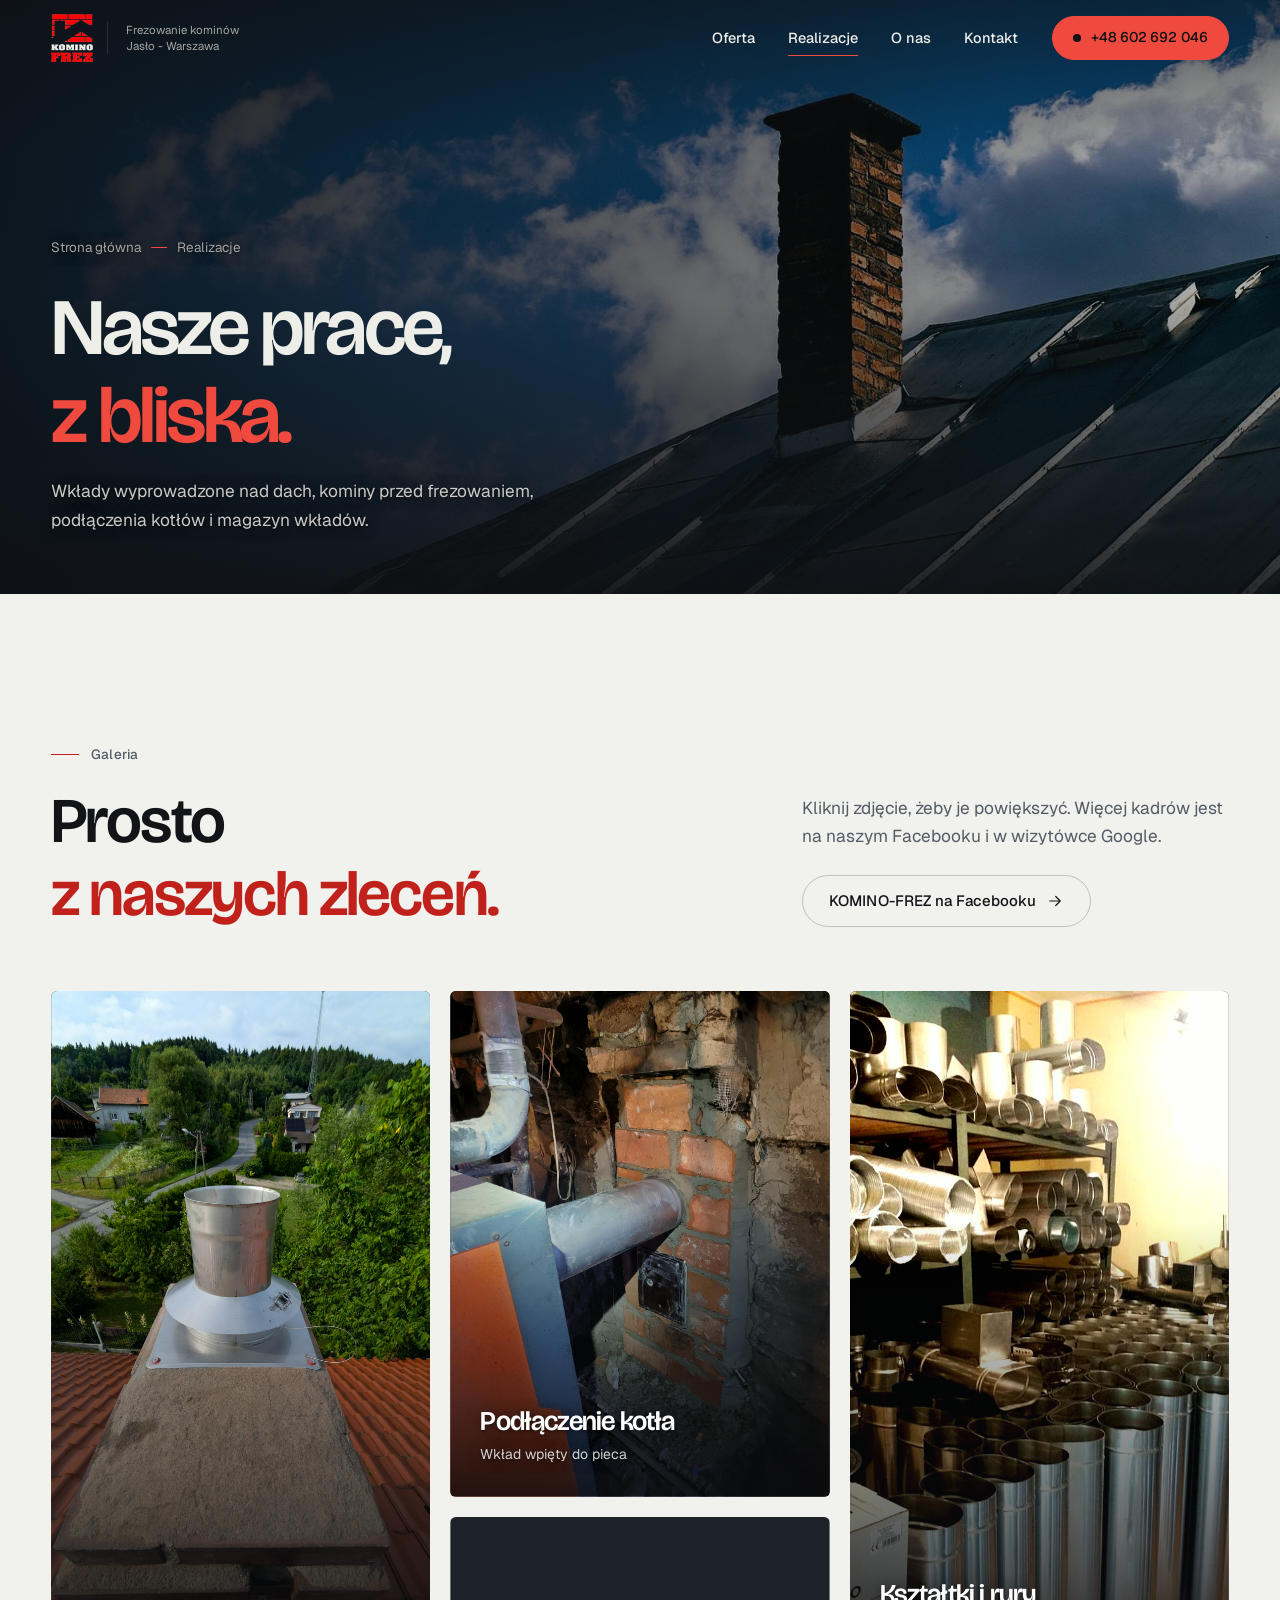
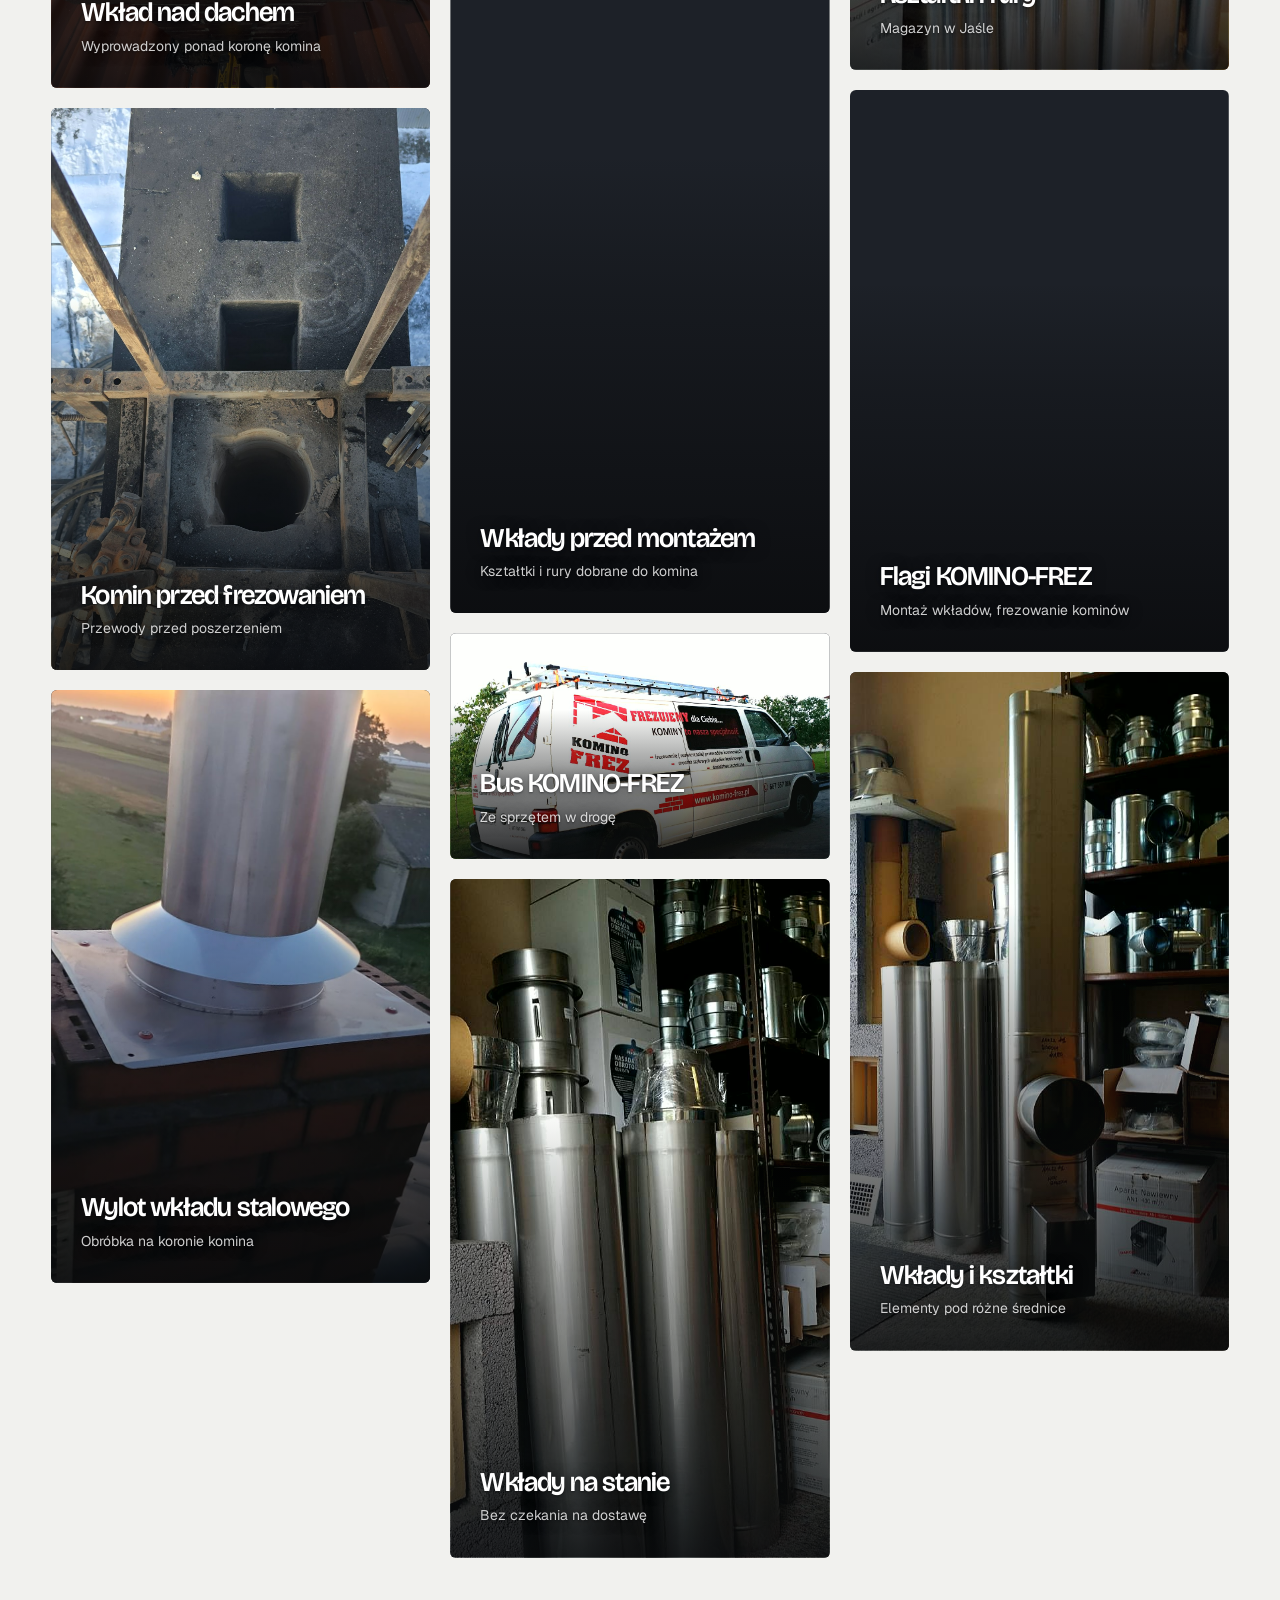
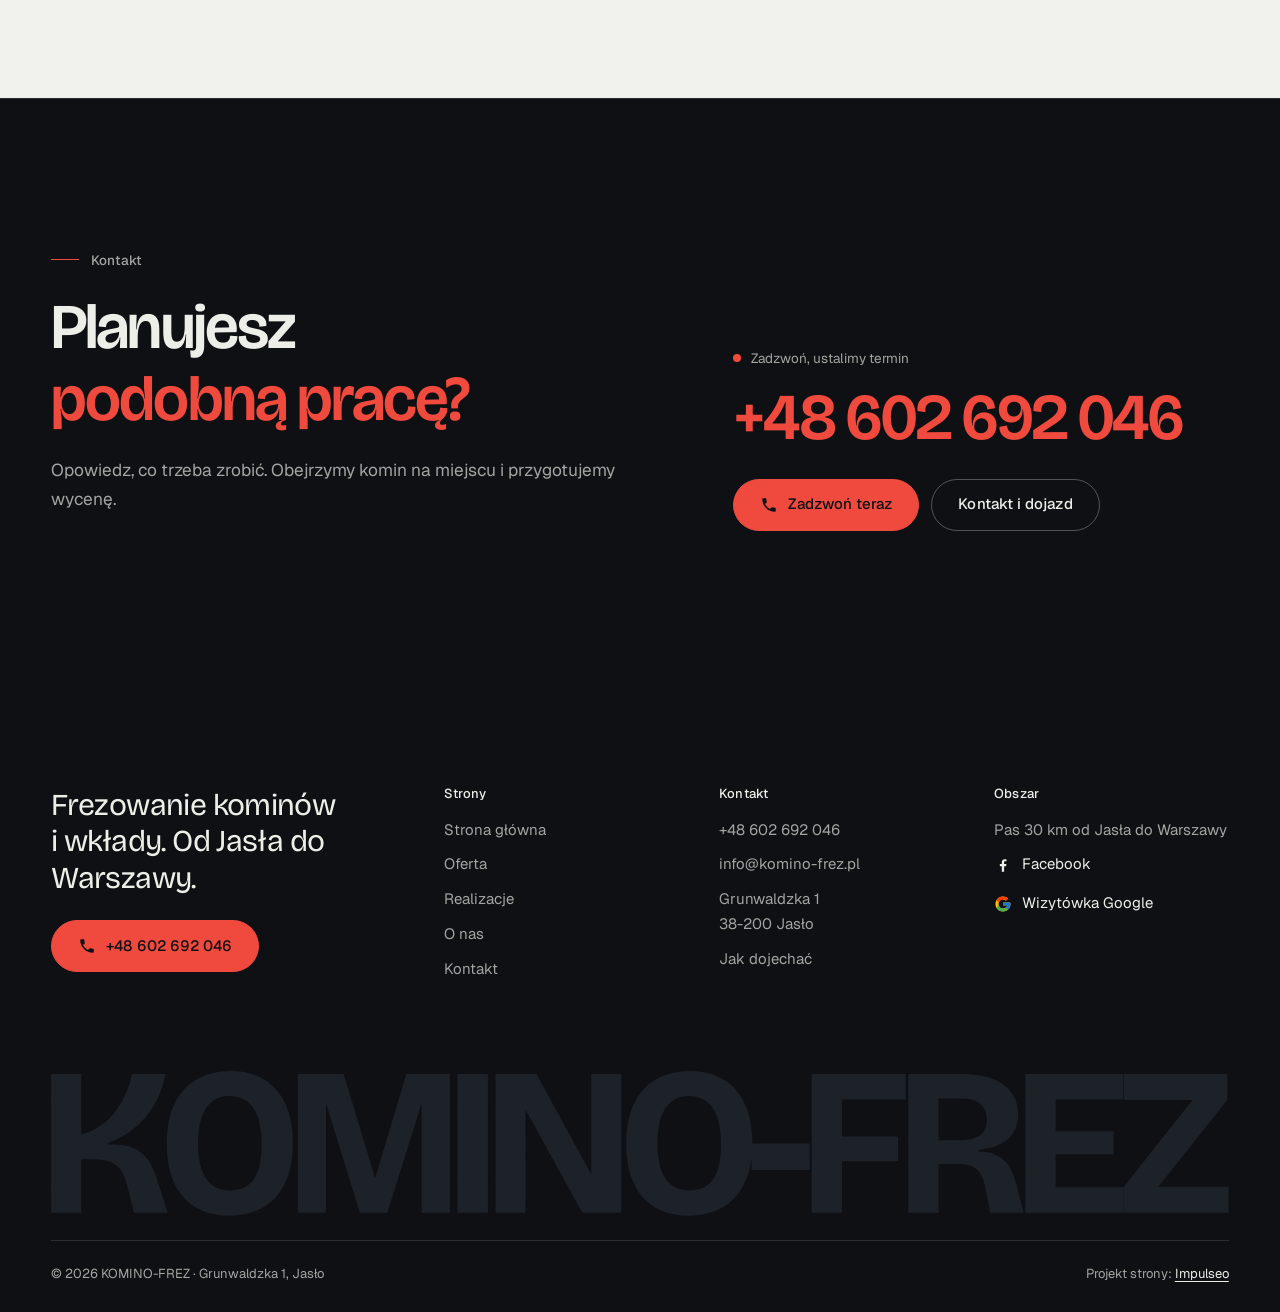
<file: realizacje.html>
<!DOCTYPE html>
<html lang="pl">
<head>
<meta charset="UTF-8">
<meta name="viewport" content="width=device-width, initial-scale=1.0">
<title>Realizacje - KOMINO-FREZ · kominy i wkłady</title>
<meta name="description" content="Realizacje KOMINO-FREZ: wkłady stalowe nad dachem, kominy przed frezowaniem, podłączenia kotłów i wkłady na stanie. Jasło, pas 30 km aż do Warszawy.">
<link rel="canonical" href="https://impulseo-pl.github.io/komino-frez/realizacje.html">
<meta name="robots" content="noindex, nofollow">
<meta name="theme-color" content="#0E1013">
<meta property="og:type" content="website">
<meta property="og:locale" content="pl_PL">
<meta property="og:site_name" content="KOMINO-FREZ">
<meta property="og:title" content="Realizacje - KOMINO-FREZ · kominy i wkłady">
<meta property="og:description" content="Realizacje KOMINO-FREZ: wkłady stalowe nad dachem, kominy przed frezowaniem, podłączenia kotłów i wkłady na stanie. Jasło, pas 30 km aż do Warszawy.">
<meta property="og:url" content="https://impulseo-pl.github.io/komino-frez/realizacje.html">
<meta property="og:image" content="https://impulseo-pl.github.io/komino-frez/img/og.jpg">
<meta property="og:image:width" content="1200">
<meta property="og:image:height" content="630">
<meta name="twitter:card" content="summary_large_image">
<script type="application/ld+json">{"@context": "https://schema.org", "@type": "LocalBusiness", "name": "KOMINO-FREZ", "url": "https://impulseo-pl.github.io/komino-frez/", "telephone": "+48602692046", "email": "info@komino-frez.pl", "image": "https://impulseo-pl.github.io/komino-frez/img/og.jpg", "address": {"@type": "PostalAddress", "streetAddress": "Grunwaldzka 1", "postalCode": "38-200", "addressLocality": "Jasło", "addressCountry": "PL"}, "geo": {"@type": "GeoCoordinates", "latitude": 49.7413124, "longitude": 21.4814884}, "areaServed": ["Jasło", "Dębica", "Mielec", "Ostrowiec Świętokrzyski", "Radom", "Warszawa"], "aggregateRating": {"@type": "AggregateRating", "ratingValue": "5.0", "reviewCount": "162"}, "sameAs": ["https://maps.google.com/?cid=12561230546235447447", "https://www.facebook.com/kominofrez/"]}</script>
<script>(function(){var d=document.documentElement;d.classList.add('js');try{if(!window.matchMedia('(prefers-reduced-motion: reduce)').matches)d.classList.add('anim');}catch(e){}setTimeout(function(){if(!d.classList.contains('anim-ok'))d.classList.remove('anim');},3500);})();</script>
<link rel="preload" as="image" href="img/g10.jpg" fetchpriority="high">
<link rel="icon" href="img/logo-ciemne.png">
<link rel="preconnect" href="https://fonts.googleapis.com">
<link rel="preconnect" href="https://fonts.gstatic.com" crossorigin>
<link href="https://fonts.googleapis.com/css2?family=Bricolage+Grotesque:opsz,wght@12..96,400..700&family=Geist:wght@400..600&display=swap" rel="stylesheet">
<link rel="stylesheet" href="assets/styles.css?v=20261109a">
<script src="assets/lenis.min.js?v=1.1.20" defer></script>
<script src="assets/main.js?v=20261109a" defer></script>
</head>
<body>
<a class="skip" href="#tresc">Przejdź do treści</a>
<header class="site-head">
<div class="head-in">
  <a class="brand" href="index.html" aria-label="KOMINO-FREZ - strona główna">
    <span class="znak"><img class="brand-logo" src="img/logo-ciemne.png" alt="KOMINO-FREZ" width="566" height="644" decoding="async"></span>
    <span class="brand-sub">Frezowanie kominów<br>Jasło - Warszawa</span>
  </a>
  <nav class="nav-links" aria-label="Menu główne">
    <a class="nl" href="oferta.html">Oferta</a><a class="nl" href="realizacje.html" aria-current="page">Realizacje</a><a class="nl" href="o-nas.html">O&nbsp;nas</a><a class="nl" href="kontakt.html">Kontakt</a>
    <a class="btn btn-copper nav-cta" href="tel:+48602692046"><span class="live" aria-hidden="true"></span>+48 602 692 046</a>
  </nav>
  <button class="burger" type="button" aria-label="Otwórz menu" aria-expanded="false" aria-controls="mnav"><span></span><span></span></button>
</div>
</header>
<div class="mnav" id="mnav">
  <div class="mnav-in">
    <a class="ml" href="index.html">Strona główna</a><a class="ml" href="oferta.html">Oferta</a><a class="ml" href="realizacje.html" aria-current="page">Realizacje</a><a class="ml" href="o-nas.html">O&nbsp;nas</a><a class="ml" href="kontakt.html">Kontakt</a>
    <div class="mnav-foot">
      <span>Baza w&nbsp;Jaśle, dojazd aż do Warszawy</span>
      <a class="btn btn-copper" href="tel:+48602692046"><svg class="ico" width="16" height="16" viewBox="0 0 24 24" fill="none" aria-hidden="true"><path d="M6.6 10.8a15.5 15.5 0 0 0 6.6 6.6l2.2-2.2a1 1 0 0 1 1-.24 11.4 11.4 0 0 0 3.6.58 1 1 0 0 1 1 1V20a1 1 0 0 1-1 1A17 17 0 0 1 3 4a1 1 0 0 1 1-1h3.5a1 1 0 0 1 1 1c0 1.25.2 2.46.58 3.6a1 1 0 0 1-.25 1l-2.23 2.2Z" fill="currentColor"/></svg>+48 602 692 046</a>
    </div>
  </div>
</div>
<main id="tresc">
<section class="pagehead">
  <div class="pagehead-media"><img src="img/g10.jpg" alt="Komin na dachu pod błękitnym niebem" width="1600" height="1200" decoding="async" fetchpriority="high"></div>
  <div class="ph-in">
    <p class="crumb up" style="--d:0"><a href="index.html">Strona główna</a><span class="sl" aria-hidden="true"></span>Realizacje</p>
    <h1><span class="ln"><span class="ln-i" style="--k:0">Nasze prace,</span></span><span class="ln"><span class="ln-i" style="--k:1"><em>z&nbsp;bliska.</em></span></span></h1>
    <p class="ph-lead up" style="--d:300">Wkłady wyprowadzone nad dach, kominy przed frezowaniem, podłączenia kotłów i&nbsp;magazyn wkładów.</p>
  </div>
</section>
<section class="sec">
  <div class="wrap">
    <div class="sec-head">
      <div>
        <p class="eyebrow rv">Galeria</p>
        <h2 class="h2 rv rv-h"><span class="ln"><span class="ln-i" style="--k:0">Prosto</span></span><span class="ln"><span class="ln-i" style="--k:1"><em>z&nbsp;naszych zleceń.</em></span></span></h2>
      </div>
      <div class="side rv" style="--d:120">
        <p class="lead">Kliknij zdjęcie, żeby je powiększyć. Więcej kadrów jest na naszym Facebooku i&nbsp;w&nbsp;wizytówce Google.</p>
        <a class="btn btn-ghost" href="https://www.facebook.com/kominofrez/" target="_blank" rel="noopener">KOMINO-FREZ na Facebooku<svg class="ico arr" width="18" height="18" viewBox="0 0 24 24" fill="none" stroke="currentColor" stroke-width="1.6" stroke-linecap="round" stroke-linejoin="round" aria-hidden="true"><path d="M5 12h14M13 6l6 6-6 6"/></svg></a>
      </div>
    </div>
    <div class="masonry">
      <a class="tile rv-img rv" style="--d:0" href="img/g1.jpg" data-lb="Wkład nad dachem - Wyprowadzony ponad koronę komina">
        <img src="img/g1.jpg" alt="Wkład nad dachem - KOMINO-FREZ" width="1502" height="2760" decoding="async">
        <span class="tile-cap"><h3>Wkład nad dachem</h3><span>Wyprowadzony ponad koronę komina</span></span>
      </a>
      <a class="tile rv-img rv" style="--d:110" href="img/g6.jpg" data-lb="Komin przed frezowaniem - Przewody przed poszerzeniem">
        <img src="img/g6.jpg" alt="Komin przed frezowaniem - KOMINO-FREZ" width="1466" height="2174" decoding="async">
        <span class="tile-cap"><h3>Komin przed frezowaniem</h3><span>Przewody przed poszerzeniem</span></span>
      </a>
      <a class="tile rv-img rv" style="--d:220" href="img/g2.jpg" data-lb="Wylot wkładu stalowego - Obróbka na koronie komina">
        <img src="img/g2.jpg" alt="Wylot wkładu stalowego - KOMINO-FREZ" width="771" height="1205" decoding="async">
        <span class="tile-cap"><h3>Wylot wkładu stalowego</h3><span>Obróbka na koronie komina</span></span>
      </a>
      <a class="tile rv-img rv" style="--d:0" href="img/g9.jpg" data-lb="Podłączenie kotła - Wkład wpięty do pieca">
        <img src="img/g9.jpg" alt="Podłączenie kotła - KOMINO-FREZ" width="1200" height="1600" decoding="async">
        <span class="tile-cap"><h3>Podłączenie kotła</h3><span>Wkład wpięty do pieca</span></span>
      </a>
      <a class="tile rv-img rv" style="--d:110" href="img/g4.jpg" data-lb="Wkłady przed montażem - Kształtki i rury dobrane do komina">
        <img src="img/g4.jpg" alt="Wkłady przed montażem - KOMINO-FREZ" width="1502" height="2760" decoding="async">
        <span class="tile-cap"><h3>Wkłady przed montażem</h3><span>Kształtki i&nbsp;rury dobrane do komina</span></span>
      </a>
      <a class="tile rv-img rv" style="--d:220" href="img/about.jpg" data-lb="Bus KOMINO-FREZ - Ze sprzętem w drogę">
        <img src="img/about.jpg" alt="Bus KOMINO-FREZ - KOMINO-FREZ" width="1280" height="761" decoding="async">
        <span class="tile-cap"><h3>Bus KOMINO-FREZ</h3><span>Ze sprzętem w&nbsp;drogę</span></span>
      </a>
      <a class="tile rv-img rv" style="--d:0" href="img/g5.jpg" data-lb="Wkłady na stanie - Bez czekania na dostawę">
        <img src="img/g5.jpg" alt="Wkłady na stanie - KOMINO-FREZ" width="572" height="1024" decoding="async">
        <span class="tile-cap"><h3>Wkłady na stanie</h3><span>Bez czekania na dostawę</span></span>
      </a>
      <a class="tile rv-img rv" style="--d:110" href="img/g7.jpg" data-lb="Kształtki i rury - Magazyn w Jaśle">
        <img src="img/g7.jpg" alt="Kształtki i rury - KOMINO-FREZ" width="572" height="1024" decoding="async">
        <span class="tile-cap"><h3>Kształtki i&nbsp;rury</h3><span>Magazyn w&nbsp;Jaśle</span></span>
      </a>
      <a class="tile rv-img rv" style="--d:220" href="img/g3.jpg" data-lb="Flagi KOMINO-FREZ - Montaż wkładów, frezowanie kominów">
        <img src="img/g3.jpg" alt="Flagi KOMINO-FREZ - KOMINO-FREZ" width="691" height="1024" decoding="async">
        <span class="tile-cap"><h3>Flagi KOMINO-FREZ</h3><span>Montaż wkładów, frezowanie kominów</span></span>
      </a>
      <a class="tile rv-img rv" style="--d:0" href="img/g8.jpg" data-lb="Wkłady i kształtki - Elementy pod różne średnice">
        <img src="img/g8.jpg" alt="Wkłady i kształtki - KOMINO-FREZ" width="572" height="1024" loading="lazy" decoding="async">
        <span class="tile-cap"><h3>Wkłady i&nbsp;kształtki</h3><span>Elementy pod różne średnice</span></span>
      </a>
    </div>
  </div>
</section>
<section class="cta-band dark">
  <div class="wrap cta-grid">
    <div>
      <p class="eyebrow rv">Kontakt</p>
      <h2 class="h2 rv rv-h"><span class="ln"><span class="ln-i" style="--k:0">Planujesz</span></span><span class="ln"><span class="ln-i" style="--k:1"><em>podobną pracę?</em></span></span></h2>
      <p class="lead rv" style="--d:120">Opowiedz, co trzeba zrobić. Obejrzymy komin na miejscu i&nbsp;przygotujemy wycenę.</p>
    </div>
    <div class="cta-side rv" style="--d:180">
      <span class="lbl"><span class="live" aria-hidden="true"></span>Zadzwoń, ustalimy termin</span>
      <a class="cta-phone" href="tel:+48602692046">+48 602 692 046</a>
      <div class="cta-row">
        <a class="btn btn-copper" href="tel:+48602692046"><svg class="ico" width="16" height="16" viewBox="0 0 24 24" fill="none" aria-hidden="true"><path d="M6.6 10.8a15.5 15.5 0 0 0 6.6 6.6l2.2-2.2a1 1 0 0 1 1-.24 11.4 11.4 0 0 0 3.6.58 1 1 0 0 1 1 1V20a1 1 0 0 1-1 1A17 17 0 0 1 3 4a1 1 0 0 1 1-1h3.5a1 1 0 0 1 1 1c0 1.25.2 2.46.58 3.6a1 1 0 0 1-.25 1l-2.23 2.2Z" fill="currentColor"/></svg>Zadzwoń teraz</a>
        <a class="btn btn-ghost" href="kontakt.html">Kontakt i&nbsp;dojazd</a>
      </div>
    </div>
  </div>
</section>
</main>
<footer class="site-foot">
  <div class="wrap">
    <div class="foot-top">
      <div>
        <p class="foot-claim">Frezowanie kominów i&nbsp;wkłady. Od Jasła do Warszawy.</p>
        <a class="btn btn-copper" href="tel:+48602692046"><svg class="ico" width="16" height="16" viewBox="0 0 24 24" fill="none" aria-hidden="true"><path d="M6.6 10.8a15.5 15.5 0 0 0 6.6 6.6l2.2-2.2a1 1 0 0 1 1-.24 11.4 11.4 0 0 0 3.6.58 1 1 0 0 1 1 1V20a1 1 0 0 1-1 1A17 17 0 0 1 3 4a1 1 0 0 1 1-1h3.5a1 1 0 0 1 1 1c0 1.25.2 2.46.58 3.6a1 1 0 0 1-.25 1l-2.23 2.2Z" fill="currentColor"/></svg>+48 602 692 046</a>
      </div>
      <div>
        <h4>Strony</h4>
        <ul><li><a href="index.html">Strona główna</a></li><li><a href="oferta.html">Oferta</a></li><li><a href="realizacje.html">Realizacje</a></li><li><a href="o-nas.html">O&nbsp;nas</a></li><li><a href="kontakt.html">Kontakt</a></li></ul>
      </div>
      <div>
        <h4>Kontakt</h4>
        <ul>
          <li><a href="tel:+48602692046">+48 602 692 046</a></li>
          <li><a href="mailto:info@komino-frez.pl">info@komino-frez.pl</a></li>
          <li>Grunwaldzka 1<br>38-200 Jasło</li>
          <li><a href="https://maps.google.com/?cid=12561230546235447447" target="_blank" rel="noopener">Jak dojechać</a></li>
        </ul>
      </div>
      <div>
        <h4>Obszar</h4>
        <ul>
          <li>Pas 30 km od Jasła do Warszawy</li>
          <li><a class="soc" href="https://www.facebook.com/kominofrez/" target="_blank" rel="noopener" aria-label="KOMINO-FREZ na Facebooku"><svg viewBox="0 0 24 24" aria-hidden="true"><path fill="currentColor" d="M13.5 21v-7.5h2.6l.4-3h-3V8.6c0-.9.3-1.5 1.5-1.5h1.6V4.4c-.3 0-1.2-.1-2.3-.1-2.3 0-3.9 1.4-3.9 4v2.2H7.8v3h2.6V21h3.1Z"/></svg>Facebook</a></li>
          <li><a class="soc" href="https://maps.google.com/?cid=12561230546235447447" target="_blank" rel="noopener" aria-label="Wizytówka KOMINO-FREZ w Google"><svg class="g-logo" viewBox="0 0 48 48" aria-hidden="true"><path fill="#FFC107" d="M43.6 20.5H42V20H24v8h11.3C33.7 32.7 29.2 36 24 36c-6.6 0-12-5.4-12-12s5.4-12 12-12c3.1 0 5.8 1.2 7.9 3.1l5.7-5.7C34 6.1 29.3 4 24 4 12.9 4 4 12.9 4 24s8.9 20 20 20 20-8.9 20-20c0-1.3-.1-2.4-.4-3.5z"/><path fill="#FF3D00" d="m6.3 14.7 6.6 4.8C14.7 15.1 19 12 24 12c3.1 0 5.8 1.2 7.9 3.1l5.7-5.7C34 6.1 29.3 4 24 4 16.3 4 9.7 8.3 6.3 14.7z"/><path fill="#4CAF50" d="M24 44c5.2 0 9.9-2 13.4-5.2l-6.2-5.2A11.9 11.9 0 0 1 24 36c-5.2 0-9.6-3.3-11.3-7.9l-6.5 5C9.5 39.6 16.2 44 24 44z"/><path fill="#1976D2" d="M43.6 20.5H42V20H24v8h11.3a12 12 0 0 1-4.1 5.6l6.2 5.2C37 39.2 44 34 44 24c0-1.3-.1-2.4-.4-3.5z"/></svg>Wizytówka Google</a></li>
        </ul>
      </div>
    </div>
    <div class="foot-mark" aria-hidden="true"><svg class="wm-foot" viewBox="43 -674 5598 688" aria-hidden="true" focusable="false"><path d="M43 0V-660H187V-372Q240 -386 281.0 -415.5Q322 -445 351.5 -484.5Q381 -524 400.0 -569.0Q419 -614 427 -660H588Q577 -603 554.0 -552.0Q531 -501 495.5 -458.0Q460 -415 414.5 -383.0Q369 -351 312 -331V-324Q373 -328 414.0 -315.0Q455 -302 481.0 -278.0Q507 -254 522.0 -222.5Q537 -191 547 -158L598 0H438L402 -138Q392 -179 373.5 -205.0Q355 -231 324.5 -243.0Q294 -255 245 -255H187V0Z M891.0 14Q820.0 14 764.5 -8.5Q709.0 -31 671.0 -74.5Q633.0 -118 613.0 -181.5Q593.0 -245 593.0 -327Q593.0 -444 631.0 -520.5Q669.0 -597 737.5 -635.5Q806.0 -674 896.0 -674Q965.0 -674 1020.0 -652.0Q1075.0 -630 1113.5 -586.5Q1152.0 -543 1172.5 -478.5Q1193.0 -414 1193.0 -330Q1193.0 -246 1172.0 -181.5Q1151.0 -117 1111.5 -73.5Q1072.0 -30 1016.0 -8.0Q960.0 14 891.0 14ZM895.0 -106Q946.0 -106 979.0 -130.5Q1012.0 -155 1028.0 -203.5Q1044.0 -252 1044.0 -325Q1044.0 -401 1027.0 -451.5Q1010.0 -502 976.0 -528.5Q942.0 -555 892.0 -555Q843.0 -555 809.5 -529.5Q776.0 -504 759.0 -454.0Q742.0 -404 742.0 -331Q742.0 -275 751.5 -232.5Q761.0 -190 780.5 -162.0Q800.0 -134 828.5 -120.0Q857.0 -106 895.0 -106Z M1216.0 0V-660H1434.0L1583.0 -168H1585.0L1732.0 -660H1939.0V0H1805.0V-515H1803.0L1642.0 0H1511.0L1352.0 -515H1350.0V0Z M1975.0 0V-660H2120.0V0Z M2156.0 0V-660H2351.0L2609.0 -187H2611.0V-660H2754.0V0H2569.0L2301.0 -486H2299.0V0Z M3075.0 14Q3004.0 14 2948.5 -8.5Q2893.0 -31 2855.0 -74.5Q2817.0 -118 2797.0 -181.5Q2777.0 -245 2777.0 -327Q2777.0 -444 2815.0 -520.5Q2853.0 -597 2921.5 -635.5Q2990.0 -674 3080.0 -674Q3149.0 -674 3204.0 -652.0Q3259.0 -630 3297.5 -586.5Q3336.0 -543 3356.5 -478.5Q3377.0 -414 3377.0 -330Q3377.0 -246 3356.0 -181.5Q3335.0 -117 3295.5 -73.5Q3256.0 -30 3200.0 -8.0Q3144.0 14 3075.0 14ZM3079.0 -106Q3130.0 -106 3163.0 -130.5Q3196.0 -155 3212.0 -203.5Q3228.0 -252 3228.0 -325Q3228.0 -401 3211.0 -451.5Q3194.0 -502 3160.0 -528.5Q3126.0 -555 3076.0 -555Q3027.0 -555 2993.5 -529.5Q2960.0 -504 2943.0 -454.0Q2926.0 -404 2926.0 -331Q2926.0 -275 2935.5 -232.5Q2945.0 -190 2964.5 -162.0Q2984.0 -134 3012.5 -120.0Q3041.0 -106 3079.0 -106Z M3373.0 -203V-329H3650.0V-203Z M3659.0 0V-660H3803.0V0ZM3729.0 -245V-363H4070.0V-245ZM3729.0 -539V-660H4107.0V-539Z M4118.0 0V-660H4381.0Q4426.0 -660 4465.5 -652.5Q4505.0 -645 4537.0 -629.5Q4569.0 -614 4592.5 -591.0Q4616.0 -568 4628.5 -536.5Q4641.0 -505 4641.0 -465Q4641.0 -435 4631.0 -407.0Q4621.0 -379 4599.0 -356.5Q4577.0 -334 4541.0 -319.5Q4505.0 -305 4455.0 -299V-291Q4517.0 -288 4551.5 -266.5Q4586.0 -245 4604.0 -211.5Q4622.0 -178 4632.0 -136L4667.0 0H4508.0L4483.0 -126Q4476.0 -161 4462.5 -184.5Q4449.0 -208 4424.0 -220.0Q4399.0 -232 4357.0 -232H4262.0V0ZM4262.0 -345H4365.0Q4427.0 -345 4459.5 -368.5Q4492.0 -392 4492.0 -440Q4492.0 -492 4461.5 -517.5Q4431.0 -543 4369.0 -543H4262.0Z M4675.0 0V-660H4819.0V0ZM4778.0 0V-121H5141.0V0ZM4778.0 -278V-388H5095.0V-278ZM4778.0 -539V-660H5141.0V-539Z M5142.0 0V-123L5467.0 -533V-536H5144.0V-660H5635.0V-536L5310.0 -127V-124H5641.0V0Z"/></svg></div>
    <div class="foot-bottom">
      <span>© 2026 KOMINO-FREZ · Grunwaldzka 1, Jasło</span>
      <span>Projekt strony: <a class="foot-credit" href="https://impulseo.pl" target="_blank" rel="noopener">Impulseo</a></span>
    </div>
  </div>
</footer>
<div class="sticky-call">
  <a class="btn btn-copper" href="tel:+48602692046"><svg class="ico" width="16" height="16" viewBox="0 0 24 24" fill="none" aria-hidden="true"><path d="M6.6 10.8a15.5 15.5 0 0 0 6.6 6.6l2.2-2.2a1 1 0 0 1 1-.24 11.4 11.4 0 0 0 3.6.58 1 1 0 0 1 1 1V20a1 1 0 0 1-1 1A17 17 0 0 1 3 4a1 1 0 0 1 1-1h3.5a1 1 0 0 1 1 1c0 1.25.2 2.46.58 3.6a1 1 0 0 1-.25 1l-2.23 2.2Z" fill="currentColor"/></svg>Zadzwoń</a>
  <a class="btn btn-ghost" href="kontakt.html">Kontakt</a>
</div>
<div class="demo-wazne" data-do="2026-11-15" data-cykl="3" hidden><svg class="dw-ico" width="13" height="13" viewBox="0 0 24 24" fill="none" aria-hidden="true"><circle cx="12" cy="12" r="8.6" stroke="currentColor" stroke-width="1.8"/><path d="M12 7.2V12l3.3 2" stroke="currentColor" stroke-width="1.8" stroke-linecap="round"/></svg><span class="dw-txt"></span></div>
</body>
</html>
</file>
<file: assets/styles.css>
/* KOMINO-FREZ - frezowanie kominów. Projekt strony: Impulseo, 11.2026.
   Szata jak w projekcie ElMac (grafit, Bricolage Grotesque + Geist), akcent = czerwień cegieł z logo. */
:root{
  --ink:#0E1013;--ink-2:#15181D;--ink-3:#1D2128;--ink-line:rgba(238,238,233,.13);
  --paper:#F1F1EE;--paper-2:#E7E8E4;--line:rgba(18,20,24,.12);
  --text:#121418;--muted:#555B64;
  --on-dark:#EEEEE9;--on-dark-2:#A3A5A2;
  --accent:#F04A3E;--accent-d:#C0211A;--accent-soft:rgba(240,74,62,.14);
  --paper-3:#FFFFFF;
  --f-display:"Bricolage Grotesque","Geist",system-ui,sans-serif;
  --f-body:"Geist",system-ui,-apple-system,"Segoe UI",sans-serif;
  --expo:cubic-bezier(.16,1,.3,1);--ease:cubic-bezier(.16,.84,.44,1);--in:cubic-bezier(.7,0,.84,0);
  --wrap:min(1320px, 100% - clamp(40px, 8vw, 128px));
  --nav-h:76px;
  --img-zoom:1.05;--img-dur:1.4s;--img-rest:brightness(1);--img-hot:brightness(1.08);
}
*,*::before,*::after{box-sizing:border-box}
html{-webkit-text-size-adjust:100%;background:var(--ink)}
html.lenis,html.lenis body{height:auto}
.lenis.lenis-smooth [data-lenis-prevent]{overscroll-behavior:contain}
.lenis.lenis-stopped{overflow:clip}
.lenis.lenis-smooth iframe{pointer-events:none}
body{margin:0;font-family:var(--f-body);font-size:17px;line-height:1.65;color:var(--text);background:var(--paper);-webkit-font-smoothing:antialiased;-moz-osx-font-smoothing:grayscale;overflow-x:clip}
img{display:block;max-width:100%;height:auto}
a{color:inherit;text-decoration:none}
p{margin:0 0 1em;max-width:62ch}
ul,ol{margin:0}
h1,h2,h3{font-family:var(--f-display);font-weight:600;letter-spacing:-.03em;margin:0;font-variation-settings:"opsz" 96;text-wrap:balance}
h2 em,h1 em{font-style:normal;color:var(--accent-d)}
.dark h1 em,.dark h2 em,.dark-2 h2 em,.proces h2 em,.hero h1 em,.pagehead h1 em,.stopklatka h2 em{color:var(--accent)}
::selection{background:var(--accent);color:var(--ink)}
:focus-visible{outline:2px solid var(--accent);outline-offset:3px}
.skip{position:absolute;left:12px;top:-60px;z-index:300;background:var(--accent);color:var(--ink);padding:10px 16px;border-radius:8px;font-weight:500}
.skip:focus{top:12px}
.wrap{width:var(--wrap);margin-inline:auto}
.sec{padding:clamp(88px, 11vw, 168px) 0}
.dark{background:var(--ink);color:var(--on-dark)}
.dark-2{background:var(--ink-2);color:var(--on-dark)}
.paper-2{background:var(--paper-2)}
.nw{white-space:nowrap}
.ico{width:18px;height:18px;flex:none}

/* ---------- nagłówki sekcji ---------- */
.eyebrow{display:inline-flex;align-items:center;gap:12px;font-size:13.5px;font-weight:500;letter-spacing:.01em;color:var(--muted);margin:0 0 24px}
.eyebrow::before{content:"";width:28px;height:1px;background:var(--accent-d)}
.dark .eyebrow,.dark-2 .eyebrow,.proces .eyebrow,.stopklatka .eyebrow{color:var(--on-dark-2)}
.dark .eyebrow::before,.dark-2 .eyebrow::before,.proces .eyebrow::before,.stopklatka .eyebrow::before{background:var(--accent)}
.h2{font-size:clamp(2.3rem, 1.1rem + 3.6vw, 4.4rem);line-height:1.02}
.ln{display:block;overflow:hidden;padding:.12em 0 .14em;margin:-.12em 0 -.14em}
.ln-i{display:block}
.lead{font-size:1.08rem;color:var(--muted);max-width:52ch}
.dark .lead,.dark-2 .lead{color:var(--on-dark-2)}
.sec-head{display:grid;grid-template-columns:minmax(0,1.25fr) minmax(0,.75fr);gap:40px;align-items:end;margin-bottom:clamp(44px, 5vw, 72px)}
.sec-head .lead{margin:0}
.sec-head .side{display:flex;flex-direction:column;gap:24px;align-items:flex-start}

/* ---------- przyciski (klocki: jedna reakcja na kursor dla wszystkich) ---------- */
.btn{position:relative;isolation:isolate;overflow:hidden;display:inline-flex;align-items:center;justify-content:center;gap:10px;min-height:52px;padding:0 26px;border-radius:999px;border:1px solid transparent;font:500 15px/1.1 var(--f-body);letter-spacing:.005em;cursor:pointer;white-space:nowrap;transition:background-color .72s var(--ease),color .72s var(--ease),border-color .72s var(--ease),box-shadow .72s var(--ease)}
.btn::after,.card::after,.faq-item::after,.op-google::after{content:"";position:absolute;inset:0;z-index:-1;pointer-events:none;background:linear-gradient(105deg,transparent 30%,rgba(255,255,255,.26) 50%,transparent 70%);transform:translateX(-120%);transition:transform .72s var(--ease)}
.btn-copper{background:var(--accent);color:var(--ink);border-color:var(--accent)}
.btn-ghost{background:transparent;color:var(--text);border-color:rgba(18,20,24,.22)}
.dark .btn-ghost,.dark-2 .btn-ghost,.hero .btn-ghost,.stopklatka .btn-ghost,.pagehead .btn-ghost,.site-foot .btn-ghost,.sticky-call .btn-ghost{color:var(--on-dark);border-color:rgba(238,238,233,.3)}
.btn .arr{transition:transform .72s var(--ease)}
@media (hover:hover){
  .btn:hover,.card:hover,.faq-item:hover,.op-google:hover{background-color:var(--accent-d);color:#fff;border-color:var(--accent-d);box-shadow:0 0 0 4px rgba(240,74,62,.2)}
  .btn:hover::after,.card:hover::after,.faq-item:hover::after,.op-google:hover::after{transform:translateX(120%)}
}

/* ---------- pasek nawigacji ---------- */
.site-head{position:fixed;left:0;right:0;top:0;z-index:100;height:var(--nav-h);color:var(--on-dark);transition:transform .6s var(--expo)}
.site-head::before{content:"";position:absolute;inset:0;z-index:-1;background-color:rgba(14,16,19,0);border-bottom:1px solid transparent;transition:background-color .5s var(--ease),border-color .5s var(--ease)}
.site-head.is-scrolled::before{background-color:rgba(14,16,19,.86);border-bottom-color:var(--ink-line);-webkit-backdrop-filter:blur(14px) saturate(140%);backdrop-filter:blur(14px) saturate(140%)}
.site-head.is-hidden{transform:translateY(-100%)}
.head-in{width:var(--wrap);height:100%;margin-inline:auto;display:flex;align-items:center;justify-content:space-between;gap:24px}
.brand{display:flex;align-items:center;gap:14px;flex:none}
.znak{display:block;height:48px}
.znak img{display:block;height:100%;width:auto}
.brand-sub{font-size:11.5px;line-height:1.35;color:var(--on-dark-2);padding-left:18px;border-left:1px solid var(--ink-line)}
.nav-links{display:flex;align-items:center;gap:clamp(20px, 2.6vw, 38px)}
.nl{position:relative;font-size:14.5px;font-weight:500;padding:8px 0;color:var(--on-dark)}
.nl::after{content:"";position:absolute;left:0;right:0;bottom:2px;height:1px;background:var(--accent);transform:scaleX(0);transform-origin:right;transition:transform .55s var(--ease)}
.nl:hover::after,.nl[aria-current="page"]::after{transform:scaleX(1);transform-origin:left}
.nav-cta{min-height:44px;padding:0 20px;font-size:14px}
.live{width:8px;height:8px;border-radius:50%;background:var(--accent);flex:none;animation:live 2.4s var(--ease) infinite}
.btn-copper .live{background:var(--ink)}
@keyframes live{0%{box-shadow:0 0 0 0 rgba(240,74,62,.55)}70%{box-shadow:0 0 0 10px rgba(240,74,62,0)}100%{box-shadow:0 0 0 0 rgba(240,74,62,0)}}
.burger{display:none;width:48px;height:48px;border-radius:50%;border:1px solid var(--ink-line);background:transparent;color:var(--on-dark);cursor:pointer;position:relative}
.burger span{position:absolute;left:15px;right:15px;height:1.5px;background:currentColor;transition:transform .5s var(--expo),top .5s var(--expo)}
.burger span:nth-child(1){top:19px}
.burger span:nth-child(2){top:27px}
.menu-open .burger span:nth-child(1){top:23px;transform:rotate(45deg)}
.menu-open .burger span:nth-child(2){top:23px;transform:rotate(-45deg)}
.mnav{position:fixed;inset:0;z-index:99;background:var(--ink);color:var(--on-dark);padding:calc(var(--nav-h) + 32px) 0 32px;display:flex;flex-direction:column;visibility:hidden;clip-path:inset(0 0 100% 0);transition:clip-path .7s var(--expo),visibility 0s .7s}
.menu-open .mnav{visibility:visible;clip-path:inset(0 0 0 0);transition:clip-path .7s var(--expo)}
.mnav-in{width:var(--wrap);margin-inline:auto;display:flex;flex-direction:column;height:100%}
.mnav a.ml{display:block;font-family:var(--f-display);font-size:clamp(2.2rem, 1.2rem + 5vw, 3.2rem);font-weight:600;letter-spacing:-.03em;line-height:1.2;padding:6px 0;border-bottom:1px solid var(--ink-line);transform:translateY(24px);opacity:0;transition:transform .7s var(--expo),opacity .7s var(--expo)}
.menu-open .mnav a.ml{transform:none;opacity:1}
.menu-open .mnav a.ml:nth-child(2){transition-delay:.05s}
.menu-open .mnav a.ml:nth-child(3){transition-delay:.1s}
.menu-open .mnav a.ml:nth-child(4){transition-delay:.15s}
.menu-open .mnav a.ml:nth-child(5){transition-delay:.2s}
.mnav a.ml[aria-current="page"]{color:var(--accent)}
.mnav-foot{margin-top:auto;padding-top:28px;display:flex;flex-direction:column;gap:14px;color:var(--on-dark-2);font-size:14px}
.mnav-foot .btn{align-self:flex-start}

/* ---------- ekran wejścia: nazwa ElMac rysowana prądem ---------- */
.intro{display:none}
.intro-on body{overflow:hidden}
.intro-on .intro{display:block;position:fixed;inset:0;z-index:1;background:var(--ink);transform:translateY(0);transition:transform .74s cubic-bezier(.66,0,.24,1)}
.intro-on .intro::before{content:"";position:absolute;inset:0;background:radial-gradient(60% 50% at 50% 50%,rgba(240,74,62,.08),transparent 70%);opacity:0;transition:opacity .9s var(--ease)}
.intro-on.intro-gra .intro::before{opacity:1}
.intro-on .intro::after{content:"";position:absolute;left:0;right:0;bottom:-1px;height:2px;background:linear-gradient(90deg,transparent,var(--accent) 20%,#FF9A8C 50%,var(--accent) 80%,transparent);box-shadow:0 0 22px 2px rgba(240,74,62,.55)}
.intro-on.intro-out .intro{transform:translateY(-101%)}
.intro-line{position:absolute;left:50%;top:50%;width:var(--i-w,320px);height:1px;margin-top:calc(var(--i-h,90px) * .5 + 26px);transform:translateX(-50%);overflow:hidden}
.intro-line i{position:absolute;inset:0;background:linear-gradient(90deg,rgba(240,74,62,0),var(--accent) 30%,#FF9A8C 70%,rgba(240,74,62,0));transform:scaleX(0);transform-origin:left}
.intro-on.intro-gra .intro-line i{transform:scaleX(1);transition:transform .62s var(--expo) .42s}
.intro-meta{position:absolute;left:50%;top:50%;margin-top:calc(var(--i-h,90px) * .5 + 44px);transform:translateX(-50%);font-size:12px;letter-spacing:.14em;color:var(--on-dark-2);white-space:nowrap;opacity:0}
.intro-on.intro-gra .intro-meta{opacity:1;transition:opacity .5s var(--ease) .7s}
.intro-on .znak{width:var(--i-baza-w,42px);height:var(--i-baza-h,48px)}
.intro-on .znak img{position:fixed;left:50%;top:50%;z-index:3;width:var(--i-w);height:var(--i-h);max-width:none;transform:translate(-50%,-50%) scale(1.06);clip-path:inset(100% 0 0 0);transition:transform 1s var(--expo),clip-path .95s cubic-bezier(.65,0,.35,1) .08s}
.intro-on.intro-gra .znak img{transform:translate(-50%,-50%) scale(1);clip-path:inset(0 0 0 0)}
.intro-on.intro-out .znak img{transform:translate(calc(-50% + var(--i-px)),calc(-50% + var(--i-py))) scale(var(--i-zmniejsz));transition:transform .8s cubic-bezier(.16,.84,.44,1)}
.intro-on .znak.mierze img{position:static;width:auto;height:100%;transform:none;transition:none;clip-path:none}

/* ---------- odsłanianie przy przewijaniu ---------- */
.anim .rv{opacity:0;transform:translateY(32px)}
.anim .rv:not(.rv-done){transition:opacity 1s var(--expo),transform 1.1s var(--expo);transition-delay:calc(var(--d, 0) * 1ms)}
.anim .rv.is-in{opacity:1;transform:none}
.anim .rv-h{opacity:1;transform:none}
.anim .rv-h .ln-i{transform:translateY(108%);transition:transform 1.15s var(--expo);transition-delay:calc(var(--k, 0) * 95ms + var(--d, 0) * 1ms)}
.anim .rv-h.is-in .ln-i{transform:none}
.anim .rv-img{opacity:1;transform:none;clip-path:inset(0 0 100% 0)}
.anim .rv-img:not(.rv-done){transition:clip-path 1.3s var(--expo);transition-delay:calc(var(--d, 0) * 1ms)}
.anim .rv-img img{scale:1.14;transition:transform var(--img-dur) var(--ease),filter var(--img-dur) var(--ease),scale 1.7s var(--expo)}
.anim .rv-img.is-in{clip-path:inset(0 0 0 0)}
.anim .rv-img.is-in img{scale:1}

/* ---------- hero ---------- */
.hero{position:relative;display:flex;align-items:flex-end;min-height:100vh;min-height:100svh;color:var(--on-dark);background:var(--ink);overflow:hidden}
.hero-media{position:absolute;inset:0}
.hero-media img{width:100%;height:100%;object-fit:cover;object-position:60% 50%}
.hero-media::after{content:"";position:absolute;inset:0;background:linear-gradient(90deg,rgba(14,16,19,.94) 0%,rgba(14,16,19,.82) 32%,rgba(14,16,19,.34) 64%,rgba(14,16,19,.12) 100%),linear-gradient(0deg,rgba(14,16,19,.9) 0%,rgba(14,16,19,0) 42%),linear-gradient(180deg,rgba(14,16,19,.6) 0%,rgba(14,16,19,0) 24%)}
.hero-in{position:relative;width:var(--wrap);margin-inline:auto;padding:calc(var(--nav-h) + 36px) 0 clamp(24px, 4svh, 44px)}
.hero-tag{display:inline-flex;align-items:center;gap:12px;font-size:13.5px;color:var(--on-dark);padding:8px 16px 8px 14px;border:1px solid var(--ink-line);border-radius:999px;background:rgba(14,16,19,.35);margin-bottom:clamp(20px, 3.4svh, 34px)}
.hero-tag .sep{width:1px;height:12px;background:var(--ink-line)}
.hero-tag .muted{color:var(--on-dark-2)}
.hero h1{font-size:clamp(2.8rem, min(1.1rem + 5.6vw, 10.8svh), 6.7rem);line-height:.95;letter-spacing:-.045em;font-weight:600;max-width:13ch}
.hero-lead{font-size:clamp(1rem, .9rem + .4vw, 1.16rem);color:rgba(238,238,233,.84);max-width:50ch;margin:clamp(18px, 3svh, 30px) 0 clamp(22px, 3.6svh, 36px)}
.hero-ctas{display:flex;flex-wrap:wrap;gap:12px}
.hero-foot{display:flex;align-items:center;justify-content:space-between;gap:24px;margin-top:clamp(24px, 5svh, 56px);padding-top:20px;border-top:1px solid var(--ink-line);font-size:13.5px;color:var(--on-dark-2)}
.hero-foot .rate{display:flex;align-items:center;gap:12px}
.hero-foot .rate b{color:var(--on-dark);font-weight:600}
.g-logo{width:18px;height:18px;flex:none}
.stars{display:inline-flex;gap:2px;color:var(--accent)}
.stars svg{width:14px;height:14px}
.cue{display:flex;align-items:center;gap:14px;color:var(--on-dark-2)}
.cue-line{position:relative;width:1px;height:38px;background:var(--ink-line);overflow:hidden}
.cue-line i{position:absolute;inset:0;background:var(--accent);transform-origin:top;animation:cue 2.2s var(--ease) infinite}
@keyframes cue{0%{transform:scaleY(0);transform-origin:top}45%{transform:scaleY(1);transform-origin:top}55%{transform:scaleY(1);transform-origin:bottom}100%{transform:scaleY(0);transform-origin:bottom}}
.anim .hero .ln-i,.anim .pagehead .ln-i{transform:translateY(108%);transition:transform 1.2s var(--expo);transition-delay:calc(var(--k, 0) * 110ms)}
.anim .hero .up,.anim .pagehead .up{opacity:0;transform:translateY(22px);transition:opacity 1s var(--expo),transform 1.1s var(--expo);transition-delay:calc(var(--d, 0) * 1ms)}
.anim.hero-go .hero .ln-i,.anim.hero-go .pagehead .ln-i{transform:none}
.anim.hero-go .hero .up,.anim.hero-go .pagehead .up{opacity:1;transform:none}

/* ---------- pasek haseł ---------- */
.strip{background:var(--ink-2);color:var(--on-dark);border-top:1px solid var(--ink-line)}
.strip-in{width:min(96%, 1440px);margin-inline:auto;display:grid;grid-template-columns:repeat(5, minmax(0, 1fr))}
.strip-it{position:relative;text-align:center;padding:30px 14px}
.strip-it+.strip-it::before{content:"";position:absolute;left:0;top:30%;bottom:30%;width:1px;background:var(--accent);opacity:.75}
.strip .k{font-family:var(--f-display);font-size:1.2rem;font-weight:600;letter-spacing:-.015em;line-height:1.25}
.strip .v{font-size:13px;color:var(--on-dark-2);margin-top:4px}

/* ---------- kafle ze zdjęciem ---------- */
.tile{position:relative;display:block;overflow:hidden;border-radius:6px;background:var(--ink-3);color:#fff}
.tile img{width:100%;height:100%;object-fit:cover;filter:var(--img-rest);transition:transform var(--img-dur) var(--ease),filter var(--img-dur) var(--ease),scale 1.7s var(--expo)}
.tile::after{content:"";position:absolute;inset:0;background:linear-gradient(0deg,rgba(10,11,13,.88) 0%,rgba(10,11,13,.32) 46%,rgba(10,11,13,0) 66%);pointer-events:none}
.tile-cap{position:absolute;left:0;right:0;bottom:0;z-index:2;padding:clamp(20px, 2.4vw, 30px)}
.tile-cap h3{font-size:clamp(1.3rem, 1rem + .9vw, 1.7rem);color:#fff;line-height:1.15}
.tile-cap span{display:block;margin-top:6px;font-size:14px;color:rgba(255,255,255,.8)}
.tile .go{position:absolute;top:18px;right:18px;z-index:2;width:44px;height:44px;border-radius:50%;border:1px solid rgba(255,255,255,.4);display:grid;place-items:center;color:#fff;background:rgba(14,16,19,.25);transition:background-color .72s var(--ease),border-color .72s var(--ease),color .72s var(--ease)}
@media (hover:hover){
  .tile:hover img{transform:scale(var(--img-zoom));filter:var(--img-hot)}
  .tile:hover .go{background:var(--accent);border-color:var(--accent);color:var(--ink)}
}
.tiles-3{display:grid;grid-template-columns:repeat(3, minmax(0, 1fr));gap:20px;align-items:start}
.tiles-3 .tile{aspect-ratio:3/4}
.tiles-3 .tile:nth-child(2){margin-top:72px}

/* ---------- o mnie (strona główna) ---------- */
.about p{max-width:52ch}
.about{display:grid;grid-template-columns:minmax(0, 1fr) minmax(0, 1fr);gap:clamp(40px, 7vw, 120px);align-items:center}
.fig{position:relative;margin:0;overflow:hidden;border-radius:6px;background:var(--ink-3)}
.fig img{width:100%;height:100%;object-fit:cover}
.about .fig{aspect-ratio:4/5}
.about .fig img{object-position:35% 40%}
.fig-tag{position:absolute;left:16px;bottom:16px;z-index:2;background:rgba(14,16,19,.74);color:#fff;font-size:12.5px;padding:8px 14px;border-radius:999px}
.stats{display:grid;grid-template-columns:repeat(3, minmax(0, 1fr));gap:24px;margin:36px 0 40px;padding-top:30px;border-top:1px solid var(--line)}
.stat b{display:block;font-family:var(--f-display);font-size:clamp(2.4rem, 1.6rem + 2.2vw, 3.6rem);font-weight:600;letter-spacing:-.045em;line-height:1;font-variant-numeric:tabular-nums}
.stat b small{font-size:.5em;letter-spacing:-.02em;margin-left:4px;color:var(--accent-d)}
.stat > span{display:block;margin-top:10px;font-size:13.5px;line-height:1.45;color:var(--muted)}

/* ---------- proces: przewód, który się zapala ---------- */
.proces{background:var(--ink);color:var(--on-dark)}
.proc-grid{display:grid;grid-template-columns:minmax(0, .9fr) minmax(0, 1.1fr);gap:clamp(40px, 7vw, 120px)}
.proc-side{position:sticky;top:calc(var(--nav-h) + 56px);align-self:start}
.proc-count{display:flex;align-items:baseline;gap:12px;margin-top:clamp(36px, 5vw, 64px);font-family:var(--f-display)}
.proc-count b{font-size:clamp(4rem, 2.6rem + 4vw, 6.6rem);font-weight:500;line-height:.9;letter-spacing:-.06em;color:var(--accent);font-variant-numeric:tabular-nums}
.proc-count span{font-size:1.1rem;color:var(--on-dark-2)}
.proc-now{margin-top:16px;padding-top:16px;border-top:1px solid var(--ink-line);max-width:260px;font-size:15px;color:var(--on-dark)}
.proc-steps{position:relative;padding-left:64px}
.proc-ol{list-style:none;padding:0;margin:0}
.wire{position:absolute;left:11px;top:16px;bottom:56px;width:2px;background:var(--ink-line);border-radius:2px}
.wire i{position:absolute;inset:0;border-radius:2px;background:linear-gradient(180deg,var(--accent),#FF9A8C);transform-origin:top;transform:scaleY(var(--p, 0));box-shadow:0 0 16px rgba(240,74,62,.55)}
.step{position:relative;padding:6px 0 clamp(56px, 7vw, 96px)}
.step:last-child{padding-bottom:12px}
.step::before{content:"";position:absolute;left:-60px;top:12px;width:18px;height:18px;border-radius:50%;background:var(--ink);border:2px solid rgba(238,238,233,.22);transition:background-color .6s var(--ease),border-color .6s var(--ease),box-shadow .6s var(--ease)}
.step.is-live::before{background:var(--accent);border-color:var(--accent);box-shadow:0 0 0 7px rgba(240,74,62,.16)}
.step .no{font-size:13px;color:var(--on-dark-2);font-variant-numeric:tabular-nums}
.step h3{font-size:clamp(1.7rem, 1.2rem + 1.4vw, 2.4rem);margin:8px 0 14px;color:rgba(238,238,233,.55);transition:color .6s var(--ease)}
.step.is-live h3{color:var(--on-dark)}
.step p{color:var(--on-dark-2);margin:0}

/* ---------- galeria na stronie głównej ---------- */
.gal-3{display:grid;grid-template-columns:minmax(0, 1.3fr) minmax(0, 1fr);gap:20px}
.gal-3 .tile:nth-child(1),.gal-3 .tile:nth-child(3){aspect-ratio:16/10}
.gal-3 .tile:nth-child(2){grid-column:2;grid-row:1 / span 2}

/* ---------- lista usług ---------- */
.svc-list{display:grid;gap:12px}
.card{position:relative;isolation:isolate;overflow:hidden;display:grid;grid-template-columns:56px minmax(0, 1fr) minmax(0, 1.25fr) 44px;gap:28px;align-items:center;padding:26px 28px;border:1px solid var(--ink-line);border-radius:14px;color:var(--on-dark);background-color:rgba(255,255,255,0);transition:background-color .72s var(--ease),color .72s var(--ease),border-color .72s var(--ease),box-shadow .72s var(--ease)}
.card .ic{width:56px;height:56px;border-radius:50%;border:1px solid var(--ink-line);display:grid;place-items:center;color:var(--accent);transition:color .72s var(--ease),border-color .72s var(--ease)}
.card .ic svg{width:24px;height:24px}
.card h3{font-size:clamp(1.25rem, 1rem + .7vw, 1.55rem);line-height:1.2}
.card p{margin:0;max-width:56ch;color:var(--on-dark-2);font-size:15.5px;line-height:1.55;transition:color .72s var(--ease)}
.card .go{width:44px;height:44px;border-radius:50%;display:grid;place-items:center;border:1px solid var(--ink-line);transition:border-color .72s var(--ease)}
@media (hover:hover){
  .card:hover .ic{color:#fff;border-color:rgba(255,255,255,.4)}
  .card:hover p{color:rgba(255,255,255,.88)}
  .card:hover .go{border-color:rgba(255,255,255,.4)}
}

/* ---------- opinie ---------- */
.op-meta{display:flex;align-items:center;gap:18px}
.op-meta .big{font-family:var(--f-display);font-size:clamp(3.4rem, 2.4rem + 2.6vw, 4.6rem);font-weight:600;letter-spacing:-.05em;line-height:1}
.op-meta .stars svg{width:18px;height:18px}
.op-meta small{display:block;font-size:13.5px;color:var(--muted);margin-top:6px}
.op-google{position:relative;isolation:isolate;overflow:hidden;display:inline-flex;align-items:center;gap:10px;min-height:52px;padding:0 24px;border-radius:999px;border:1px solid rgba(18,20,24,.22);background-color:var(--paper-3);color:var(--text);font-size:15px;font-weight:500;transition:background-color .72s var(--ease),color .72s var(--ease),border-color .72s var(--ease),box-shadow .72s var(--ease)}
.opinie-grid{display:grid;grid-template-columns:minmax(0, 1.25fr) minmax(0, 1fr);gap:20px}
.op-card{margin:0;display:flex;flex-direction:column;justify-content:space-between;gap:28px;padding:clamp(28px, 3vw, 44px);background:var(--paper-3);border:1px solid var(--line);border-radius:14px}
.op-card blockquote{margin:0}
.op-card blockquote p{margin:0;max-width:none}
.op-card.feat{grid-row:span 2;background:var(--ink);border-color:var(--ink);color:var(--on-dark)}
.op-card.feat blockquote p{font-family:var(--f-display);font-size:clamp(1.5rem, 1.1rem + 1.2vw, 2.2rem);line-height:1.22;letter-spacing:-.02em;font-weight:500}
.op-card .q{font-family:var(--f-display);font-size:3.4rem;line-height:.6;color:var(--accent);height:24px}
.op-card figcaption{display:flex;align-items:center;gap:12px;font-size:14px;color:var(--muted)}
.op-card.feat figcaption{color:var(--on-dark-2)}
.op-card figcaption b{display:block;color:var(--text);font-weight:600;font-size:15px}
.op-card.feat figcaption b{color:var(--on-dark)}
.av{width:42px;height:42px;border-radius:50%;display:grid;place-items:center;background:var(--accent-soft);color:var(--accent-d);font-weight:600;flex:none}
.op-card.feat .av{color:var(--accent)}
.badges{display:flex;align-items:center;gap:clamp(20px, 3vw, 44px);margin-top:20px;padding:24px clamp(24px, 3vw, 40px);background:var(--ink);color:var(--on-dark);border-radius:14px}
.odz-list{list-style:none;padding:0;display:flex;align-items:center;gap:24px;flex:none}
.odz img{height:84px;width:auto}
.badges p{margin:0;color:var(--on-dark-2);font-size:15px}
.badges p b{display:block;color:var(--on-dark);font-family:var(--f-display);font-size:1.3rem;font-weight:600;letter-spacing:-.02em;margin-bottom:4px}

/* ---------- obszar działania ---------- */
.area{display:grid;grid-template-columns:minmax(0, 1fr) minmax(0, 1.15fr);gap:clamp(40px, 6vw, 100px);align-items:center}
.cities{list-style:none;padding:0;margin:32px 0 0;display:flex;flex-wrap:wrap;gap:10px}
.cities li{display:flex;align-items:center;gap:10px;padding:10px 18px;border:1px solid var(--line);border-radius:999px;font-size:15px;background:var(--paper-3)}
.cities li::before{content:"";width:7px;height:7px;border-radius:50%;background:var(--accent-d)}
.cities li.base{background:var(--ink);border-color:var(--ink);color:var(--on-dark)}
.cities li.base::before{background:var(--accent)}
.cities li.more{background:transparent;border-style:dashed;color:var(--muted)}
.map{position:relative;overflow:hidden;border-radius:14px;border:1px solid var(--line);background:var(--paper-2);aspect-ratio:4/3}
.map iframe{position:absolute;inset:0;width:100%;height:100%;border:0;filter:grayscale(1) contrast(1.06)}

/* ---------- pytania ---------- */
.faq-wrap{display:grid;grid-template-columns:minmax(0, .8fr) minmax(0, 1.2fr);gap:clamp(40px, 6vw, 100px);align-items:start}
.faq-side{position:sticky;top:calc(var(--nav-h) + 40px)}
.faq-item{position:relative;isolation:isolate;overflow:hidden;border:1px solid var(--line);border-radius:14px;background-color:var(--paper-3);color:var(--text);margin-bottom:12px;transition:background-color .72s var(--ease),color .72s var(--ease),border-color .72s var(--ease),box-shadow .72s var(--ease)}
.faq-item summary{list-style:none;cursor:pointer;position:relative;padding:24px 72px 24px 28px;font-family:var(--f-display);font-size:clamp(1.08rem, 1rem + .3vw, 1.24rem);font-weight:600;letter-spacing:-.015em;line-height:1.35}
.faq-item summary::-webkit-details-marker{display:none}
.faq-item summary::after{content:"";position:absolute;right:24px;top:50%;width:32px;height:32px;margin-top:-16px;border-radius:50%;border:1px solid currentColor;opacity:.4}
.faq-item summary i{position:absolute;right:35px;top:50%;width:10px;height:1.5px;background:currentColor;transition:transform .5s var(--expo)}
.faq-item summary i:last-child{transform:rotate(90deg)}
.faq-item[open] summary i:last-child{transform:rotate(0)}
.faq-a{padding:0 28px 26px;color:var(--muted);transition:color .72s var(--ease)}
.faq-a p{margin:0;max-width:52ch}
@media (hover:hover){.faq-item:hover .faq-a{color:rgba(255,255,255,.88)}}

/* ---------- stopklatka: okno na nieruchome zdjęcie ---------- */
.stopklatka{position:relative;clip-path:inset(0 0 0 0);min-height:620px;display:flex;align-items:center;color:var(--on-dark);background:var(--ink)}
.stk-bg{position:fixed;inset:0;z-index:0;background-size:cover;background-position:center 60%}
.js .stopklatka:not(.stk-on) .stk-bg{visibility:hidden}
.stk-bg::after{content:"";position:absolute;inset:0;background:linear-gradient(90deg,rgba(14,16,19,.92) 0%,rgba(14,16,19,.74) 45%,rgba(14,16,19,.42) 100%)}
.stk-in{position:relative;z-index:1;width:var(--wrap);margin-inline:auto;padding:clamp(110px, 12vw, 180px) 0}
.stk-in .lead{color:rgba(238,238,233,.82)}
.cta-phone{position:relative;display:inline-block;margin:clamp(24px, 3vw, 36px) 0;font-family:var(--f-display);font-size:clamp(2.5rem, 1rem + 5.4vw, 6.4rem);font-weight:600;letter-spacing:-.045em;line-height:1;color:var(--accent);font-variant-numeric:tabular-nums}
.cta-phone::after{content:"";position:absolute;left:0;right:0;bottom:-8px;height:2px;background:var(--accent);transform:scaleX(0);transform-origin:right;transition:transform .7s var(--ease)}
.cta-phone:hover::after{transform:scaleX(1);transform-origin:left}
.cta-row{display:flex;flex-wrap:wrap;gap:12px}

/* ---------- pas kontaktu na końcu podstron ---------- */
.cta-band{padding:clamp(96px, 11vw, 168px) 0;border-top:1px solid var(--ink-line)}
.cta-grid{display:grid;grid-template-columns:minmax(0, 1.1fr) minmax(0, .9fr);gap:clamp(40px, 6vw, 96px);align-items:end}
.cta-band .lead{margin-top:24px}
.cta-side .lbl,.k-card .lbl{display:flex;align-items:center;gap:10px;font-size:13.5px;color:var(--on-dark-2)}
.cta-side .cta-phone{font-size:clamp(2.4rem, 1.2rem + 3.6vw, 4.6rem);margin:16px 0 28px}

/* ---------- stopka ---------- */
.site-foot{position:relative;overflow:hidden;background:var(--ink);color:var(--on-dark-2);padding:clamp(80px, 9vw, 120px) 0 28px;font-size:15px}
.foot-top{display:grid;grid-template-columns:minmax(0, 1.5fr) repeat(3, minmax(0, 1fr));gap:40px}
.foot-top h4{margin:0 0 18px;font:500 13px/1 var(--f-body);letter-spacing:.02em;color:var(--on-dark)}
.foot-top ul{list-style:none;padding:0;display:grid;gap:10px}
.foot-top a:not(.btn){transition:color .4s var(--ease)}
.foot-top a:not(.btn):hover{color:var(--accent)}
.foot-claim{font-family:var(--f-display);font-size:clamp(1.5rem, 1.1rem + 1vw, 2rem);line-height:1.2;letter-spacing:-.02em;color:var(--on-dark);max-width:18ch;margin:0 0 24px}
.soc{display:inline-flex;align-items:center;gap:10px;color:var(--on-dark)}
.soc svg{width:18px;height:18px}
.foot-mark{margin-top:clamp(56px, 7vw, 96px);color:var(--ink-3)}
.foot-mark svg{display:block;width:100%;height:auto}
.foot-mark path{fill:currentColor}
.foot-bottom{display:flex;justify-content:space-between;flex-wrap:wrap;gap:12px 24px;margin-top:24px;padding-top:22px;border-top:1px solid var(--ink-line);font-size:13px}
.foot-credit{color:var(--on-dark);text-decoration:underline;text-underline-offset:3px}

/* ---------- przyklejony pasek kontaktu (telefon) ---------- */
.sticky-call{display:none}

/* ---------- nagłówek podstrony ---------- */
.pagehead{position:relative;display:flex;align-items:flex-end;min-height:66vh;min-height:66svh;color:var(--on-dark);background:var(--ink);overflow:hidden}
.pagehead-media{position:absolute;inset:0}
.pagehead-media img{width:100%;height:100%;object-fit:cover}
.pagehead-media::after{content:"";position:absolute;inset:0;background:linear-gradient(90deg,rgba(14,16,19,.92) 0%,rgba(14,16,19,.7) 45%,rgba(14,16,19,.3) 100%),linear-gradient(0deg,rgba(14,16,19,.85) 0%,rgba(14,16,19,0) 50%),linear-gradient(180deg,rgba(14,16,19,.6) 0%,rgba(14,16,19,0) 26%)}
.ph-in{position:relative;width:var(--wrap);margin-inline:auto;padding:calc(var(--nav-h) + 56px) 0 clamp(36px, 5vw, 60px)}
.crumb,.ph-lead,.hero-lead,.hero-tag,.tile-cap,.fig-tag{text-shadow:0 1px 14px rgba(10,11,13,.55),0 1px 2px rgba(10,11,13,.45)}
.crumb{display:flex;align-items:center;gap:10px;font-size:13.5px;color:var(--on-dark-2);margin-bottom:22px}
.crumb a{display:inline-block;padding:8px 0}
.crumb a:hover{color:var(--accent)}
.crumb .sl{width:16px;height:1px;background:var(--accent)}
.pagehead h1{font-size:clamp(2.6rem, 1rem + 5vw, 5.8rem);line-height:.98;letter-spacing:-.045em;max-width:15ch}
.ph-lead{max-width:52ch;margin:22px 0 0;font-size:1.08rem;color:rgba(238,238,233,.84)}
.chips{display:flex;flex-wrap:wrap;gap:8px;margin-top:30px}
.chip{font-size:13.5px;padding:9px 16px;border:1px solid rgba(238,238,233,.24);border-radius:999px;color:var(--on-dark);transition:border-color .5s var(--ease),color .5s var(--ease),background-color .5s var(--ease)}
.chip:hover{border-color:var(--accent);color:var(--accent);background-color:rgba(14,16,19,.4)}

/* ---------- oferta: usługi naprzemiennie ---------- */
.svc-block{padding:clamp(72px, 9vw, 136px) 0;scroll-margin-top:calc(var(--nav-h) - 1px)}
.svc-block+.svc-block{border-top:1px solid var(--line)}
.svc-row{display:grid;grid-template-columns:minmax(0, 1fr) minmax(0, 1fr);gap:clamp(40px, 7vw, 120px);align-items:center}
.svc-block.flip .svc-fig{order:2}
.svc-fig{aspect-ratio:4/3}
.svc-fig.pion{aspect-ratio:4/5}
.svc-txt h2{font-size:clamp(2rem, 1.2rem + 2.4vw, 3.4rem);line-height:1.04;margin-bottom:22px}
.svc-txt p{color:var(--muted)}
.ticks{list-style:none;padding:0;margin:26px 0 34px;display:grid;gap:12px}
.ticks li{display:flex;align-items:center;gap:14px;font-weight:500}
.ticks li::before{content:"";flex:none;width:22px;height:22px;border-radius:50%;background:var(--accent-soft);box-shadow:inset 0 0 0 1px rgba(192,33,26,.35)}
.ticks li{position:relative}
.ticks li::after{content:"";position:absolute;left:8px;top:50%;width:5px;height:9px;margin-top:-6px;border-right:1.6px solid var(--accent-d);border-bottom:1.6px solid var(--accent-d);transform:rotate(45deg)}
.extra-grid{display:grid;grid-template-columns:repeat(4, minmax(0, 1fr));gap:1px;background:var(--ink-line);border:1px solid var(--ink-line);border-radius:14px;overflow:hidden}
.extra{background:var(--ink-2);padding:32px 28px}
.extra .ic{color:var(--accent);margin-bottom:22px}
.extra .ic svg{width:28px;height:28px}
.extra h3{font-size:1.3rem;margin-bottom:8px}
.extra p{margin:0;color:var(--on-dark-2);font-size:15px}

/* ---------- realizacje: murowana galeria + podgląd ---------- */
.masonry{columns:3 300px;column-gap:20px}
.masonry .tile{break-inside:avoid;margin-bottom:20px;cursor:zoom-in}
.masonry .tile img{height:auto}
.lb{position:fixed;inset:0;z-index:300;display:grid;place-items:center;padding:64px 24px;background:rgba(10,11,13,.94);opacity:0;visibility:hidden;transition:opacity .5s var(--expo),visibility 0s .5s}
.lb.is-open{opacity:1;visibility:visible;transition:opacity .5s var(--expo)}
.lb figure{margin:0;display:flex;flex-direction:column;align-items:center;transform:scale(.96);transition:transform .7s var(--expo)}
.lb.is-open figure{transform:none}
.lb img{max-height:78vh;max-height:78svh;width:auto;max-width:min(92vw, 1400px);border-radius:4px}
.lb figcaption{margin-top:16px;color:var(--on-dark-2);font-size:14px;text-align:center}
.lb-btn{position:absolute;width:52px;height:52px;border-radius:50%;border:1px solid rgba(238,238,233,.3);background:rgba(14,16,19,.6);color:var(--on-dark);display:grid;place-items:center;cursor:pointer;transition:border-color .4s var(--ease),color .4s var(--ease)}
.lb-btn:hover{border-color:var(--accent);color:var(--accent)}
.lb-x{top:18px;right:18px}
.lb-prev{left:18px;top:50%;margin-top:-26px}
.lb-next{right:18px;top:50%;margin-top:-26px}

/* ---------- o nas ---------- */
.story{display:grid;grid-template-columns:minmax(0, .95fr) minmax(0, 1.05fr);gap:clamp(40px, 7vw, 120px);align-items:start}
.story .fig{aspect-ratio:3/2;position:sticky;top:calc(var(--nav-h) + 40px)}
.story-txt p{color:var(--muted)}
.story-txt p:first-of-type{font-size:1.2rem;color:var(--text)}
.numbers{display:grid;grid-template-columns:repeat(4, minmax(0, 1fr));gap:1px;background:var(--ink-line);border:1px solid var(--ink-line);border-radius:14px;overflow:hidden}
.numbers .stat{background:var(--ink);padding:32px 28px}
.numbers .stat > span{color:var(--on-dark-2)}
.vals{display:grid;grid-template-columns:repeat(3, minmax(0, 1fr));gap:clamp(24px, 3vw, 48px);margin-top:clamp(56px, 7vw, 96px)}
.val{padding-top:24px;border-top:1px solid var(--ink-line)}
.val h3{font-size:1.45rem;margin-bottom:10px}
.val p{margin:0;color:var(--on-dark-2)}

/* ---------- kontakt ---------- */
.k-grid{display:grid;grid-template-columns:minmax(0, 1.1fr) minmax(0, .9fr);gap:20px}
.k-card{border-radius:14px;padding:clamp(28px, 3.6vw, 52px);background:var(--paper-3);border:1px solid var(--line)}
.k-card.dark{background:var(--ink);border-color:var(--ink)}
.k-card .lbl{display:flex;align-items:center;gap:10px;font-size:13.5px;color:var(--on-dark-2);margin-bottom:18px}
.k-phone{display:inline-block;font-family:var(--f-display);font-size:clamp(2.2rem, 1.2rem + 3vw, 3.8rem);font-weight:600;letter-spacing:-.045em;line-height:1;color:var(--accent);margin-bottom:24px;font-variant-numeric:tabular-nums}
.k-card.dark p{color:var(--on-dark-2)}
.k-list{list-style:none;padding:0;display:grid;gap:22px}
.k-list li{display:grid;grid-template-columns:24px 1fr;gap:14px}
.k-list svg{width:22px;height:22px;color:var(--accent-d);margin-top:2px}
.k-list b{display:block;font-weight:600}
.k-list span,.k-list a{color:var(--muted)}
.k-list a.u{color:var(--accent-d);text-decoration:underline;text-underline-offset:3px}
.hours{list-style:none;padding:0;margin-top:8px}
.hours li{display:flex;justify-content:space-between;gap:20px;padding:11px 0;border-bottom:1px solid var(--line);font-size:15px}
.hours li span:last-child{color:var(--muted)}
.map-lg{aspect-ratio:21/9;margin-top:20px}

/* ---------- przejście między podstronami ---------- */
@view-transition{navigation:auto}
::view-transition-old(root){animation:vt-wyjdz .42s cubic-bezier(.7,0,.84,0) both}
::view-transition-new(root){animation:vt-wejdz .8s cubic-bezier(.16,1,.3,1) both}
@keyframes vt-wyjdz{to{opacity:0;transform:translateY(-16px)}}
@keyframes vt-wejdz{from{opacity:0;transform:translateY(26px)}}
html:not(.intro-on) .site-head{view-transition-name:naglowek}
::view-transition-group(naglowek){animation-duration:0s}
.pt-leave main,.pt-leave .site-foot{opacity:0;transform:translateY(-14px);transition:opacity .32s var(--in),transform .32s var(--in)}

/* ---------- obszar działania: mapa z pasem Jasło - Warszawa ---------- */
.area-dark{display:grid;grid-template-columns:minmax(0, .95fr) minmax(0, 1.05fr);gap:clamp(40px, 6vw, 100px);align-items:center}
.area-dark .cities li{background:transparent;border-color:var(--ink-line);color:var(--on-dark)}
.area-dark .cities li::before{background:var(--accent)}
.area-dark .cities li.base{background:var(--accent);border-color:var(--accent);color:var(--ink);font-weight:500}
.area-dark .cities li.base::before{background:var(--ink)}
.area-dark .cities li.more{color:var(--on-dark-2);border-color:var(--ink-line)}
.area-nums{display:grid;grid-template-columns:repeat(2, minmax(0, 1fr));gap:24px;margin-top:36px;padding-top:28px;border-top:1px solid var(--ink-line)}
.area-nums .stat > span{color:var(--on-dark-2)}
.area-nums .stat b small{color:var(--accent)}
.area-note{margin-top:28px;color:var(--on-dark-2);font-size:15px}
.area-note a{color:var(--on-dark);text-decoration:underline;text-underline-offset:3px}
.corr{position:relative;margin:0;border-radius:14px;overflow:hidden;border:1px solid var(--ink-line);background:#0B0D10;aspect-ratio:4/5;max-height:86svh;width:100%;justify-self:end}
.corr-map{position:absolute;inset:0;z-index:0}
.corr-map.leaflet-container{background:#292C27;font-family:var(--f-body);outline:0}
/* filtr na każdym kafelku osobno: filtr na całej warstwie rysował ciemne linie na stykach */
.corr-map .leaflet-tile{filter:invert(1) hue-rotate(180deg) grayscale(.85) brightness(.84) contrast(.92)}
.corr::after{content:"";position:absolute;inset:0;z-index:401;pointer-events:none;box-shadow:inset 0 0 0 1px rgba(255,255,255,.04),inset 0 -140px 120px -60px rgba(11,13,16,.92),inset 0 90px 80px -60px rgba(11,13,16,.7)}
.korytarz{fill:var(--accent);fill-opacity:0;stroke:var(--accent);stroke-width:1.6px;stroke-linejoin:round;stroke-dasharray:1;stroke-dashoffset:1;filter:drop-shadow(0 0 10px rgba(240,74,62,.45))}
.corr.is-in .korytarz{stroke-dashoffset:0;fill-opacity:.17;transition:stroke-dashoffset 2.2s cubic-bezier(.65,0,.35,1) .35s,fill-opacity 1.4s var(--ease) 1.6s}
.os-linia{stroke:rgba(255,255,255,.7);stroke-width:1.2px;stroke-dasharray:3 7;fill:none;opacity:0}
.corr.is-in .os-linia{opacity:1;transition:opacity 1s var(--ease) 1.9s}
.pin{position:relative;display:block}
.pin i{position:absolute;left:-5px;top:-5px;width:10px;height:10px;border-radius:50%;background:#fff;box-shadow:0 0 0 3px rgba(11,13,16,.85)}
.pin b{position:absolute;left:12px;top:-11px;white-space:nowrap;font:500 12.5px/22px var(--f-body);color:#fff;padding:0 9px;border-radius:999px;background:rgba(11,13,16,.78);border:1px solid rgba(255,255,255,.14)}
.pin.lewo b{left:auto;right:12px}
.pin-baza i{width:14px;height:14px;left:-7px;top:-7px;background:var(--accent);box-shadow:0 0 0 3px rgba(11,13,16,.85);animation:live 2.4s var(--ease) infinite}
.pin-baza b{background:var(--accent);border-color:var(--accent);color:var(--ink);font-weight:600}
.pin-cel i{background:var(--accent)}
.pin-cel b{font-weight:600}
.corr .leaflet-marker-icon{opacity:0;transition:opacity .8s var(--ease)}
.corr.is-in .leaflet-marker-icon{opacity:1;transition-delay:calc(1.2s + var(--o, 0) * 120ms)}
.corr-legend{position:absolute;left:18px;right:18px;bottom:16px;z-index:402;display:flex;flex-wrap:wrap;align-items:center;gap:8px 18px;font-size:13px;color:var(--on-dark-2);pointer-events:none}
.corr-legend span{display:inline-flex;align-items:center;gap:8px}
.corr-legend .sw{width:22px;height:12px;border-radius:2px;background:rgba(240,74,62,.22);border:1px solid var(--accent)}
.corr-legend .ln-d{width:22px;height:0;border-top:1.5px dashed rgba(255,255,255,.75)}
.corr .leaflet-control-zoom{border:1px solid var(--ink-line);border-radius:10px;overflow:hidden;box-shadow:none}
.corr .leaflet-control-zoom a{width:36px;height:36px;line-height:34px;background:rgba(14,16,19,.86);color:var(--on-dark);border-bottom:1px solid var(--ink-line)}
.corr .leaflet-control-zoom a:hover{background:var(--accent);color:var(--ink)}
.corr .leaflet-control-attribution{background:rgba(11,13,16,.6);color:rgba(238,238,233,.55);font-size:10px}
.corr .leaflet-control-attribution a{color:rgba(238,238,233,.75)}
.corr .leaflet-top{z-index:403}
.corr-foto{position:absolute;inset:0;width:100%;height:100%;object-fit:cover;object-position:50% 50%;z-index:0;transition:opacity .6s var(--ease)}
.corr .corr-map{opacity:0;transition:opacity .6s var(--ease)}
.corr.mapa-ok .corr-map{opacity:1}
.corr.mapa-ok .corr-foto{opacity:0}
.corr.mapa-zapas .corr-map{display:none}
.corr.mapa-zapas::after{content:"© OpenStreetMap";position:absolute;right:8px;bottom:6px;z-index:2;font-size:10px;color:rgba(238,238,233,.55)}

/* ---------- logo w pasku ---------- */
.brand img{max-width:none}

/* ---------- formularz (kontakt) ---------- */
.form{display:grid;gap:16px}
.fld{display:grid;gap:8px}
.fld label{font-size:13.5px;font-weight:500;color:var(--muted)}
.fld input,.fld textarea{width:100%;font:inherit;font-size:16px;color:var(--text);background:var(--paper);border:1px solid var(--line);border-radius:10px;padding:14px 16px;transition:border-color .4s var(--ease),box-shadow .4s var(--ease)}
.fld textarea{min-height:130px;resize:vertical}
.fld input:focus,.fld textarea:focus{outline:0;border-color:var(--accent-d);box-shadow:0 0 0 3px var(--accent-soft)}
.form .btn{width:100%}
.form .note{margin:0;font-size:13.5px;color:var(--muted)}
.k-form{margin-top:20px;display:grid;grid-template-columns:minmax(0, .8fr) minmax(0, 1.2fr);gap:clamp(28px, 5vw, 80px);align-items:start}
.k-form h2{font-size:clamp(1.9rem, 1.2rem + 2vw, 3rem);line-height:1.05}
.k-form .lead{margin-top:18px}

/* ---------- licznik ważności dema (tylko wersja pokazowa) ---------- */
.demo-wazne{position:fixed;top:calc(var(--nav-h, 64px) + 14px);right:14px;z-index:95;display:inline-flex;align-items:center;gap:.45em;background:rgba(14,16,19,.86);color:#fff;font-size:.72rem;font-weight:600;letter-spacing:.01em;padding:.42em .8em .42em .62em;border-radius:999px;-webkit-backdrop-filter:saturate(140%) blur(8px);backdrop-filter:saturate(140%) blur(8px);border:1px solid rgba(255,255,255,.14);box-shadow:0 10px 24px -14px rgba(0,0,0,.6);pointer-events:none;opacity:0;transform:translateY(-10px);transition:opacity .7s var(--ease),transform .7s var(--ease)}
.demo-wazne.is-on{opacity:1;transform:none}
.demo-wazne .dw-ico{flex:none;opacity:.85}
.demo-wazne b{font-weight:700;font-variant-numeric:tabular-nums;color:#FFB4AA}
.demo-wazne .dw-zeg{font-variant-numeric:tabular-nums;font-feature-settings:"tnum";opacity:.72;margin-left:.15em;letter-spacing:.01em}
.demo-wazne.is-pilne{background:rgba(150,32,28,.9);border-color:rgba(255,255,255,.2)}
.demo-wazne .dw-pilne{color:#FFE0DE}

@media (max-width:960px){
  .area-dark,.k-form{grid-template-columns:minmax(0, 1fr)}
  .corr{justify-self:stretch;aspect-ratio:3/4;max-height:none}
}
@media (max-width:760px){
  .znak{height:42px}
  .corr{aspect-ratio:4/5}
  .pin b{font-size:11.5px;line-height:20px;top:-10px}
  .corr-legend{font-size:12px}
  .demo-wazne{top:auto;bottom:84px;right:10px}
}

/* ---------- responsywność ---------- */
@media (max-width:1100px){
  .card{grid-template-columns:56px minmax(0, 1fr) 44px}
  .card p{grid-column:2 / 3}
  .card .go{grid-row:1;grid-column:3}
  .foot-top{grid-template-columns:repeat(2, minmax(0, 1fr))}
  .extra-grid{grid-template-columns:repeat(2, minmax(0, 1fr))}
  .numbers{grid-template-columns:repeat(2, minmax(0, 1fr))}
}
@media (max-width:960px){
  :root{--nav-h:68px}
  .nav-links,.brand-sub{display:none}
  .burger{display:block}
  .sec-head,.about,.proc-grid,.area,.faq-wrap,.story,.svc-row,.k-grid,.cta-grid{grid-template-columns:minmax(0, 1fr)}
  .proc-side,.faq-side,.story .fig{position:static}
  .svc-block.flip .svc-fig{order:0}
  .opinie-grid{grid-template-columns:minmax(0, 1fr)}
  .op-card.feat{grid-row:auto}
  .tiles-3{grid-template-columns:repeat(3, minmax(0, 1fr));gap:12px}
  .tiles-3 .tile:nth-child(2){margin-top:40px}
  .vals{grid-template-columns:minmax(0, 1fr)}
  .map-lg{aspect-ratio:4/3}
}
@media (max-width:760px){
  body{font-size:16px}
  .strip-in{display:flex;overflow-x:auto;scroll-snap-type:x mandatory;-webkit-overflow-scrolling:touch;scrollbar-width:none;width:100%}
  .strip-in::-webkit-scrollbar{display:none}
  .strip-it{flex:0 0 auto;min-width:46%;scroll-snap-align:start;padding:24px 18px}
  .tiles-3{display:flex;overflow-x:auto;scroll-snap-type:x mandatory;gap:12px;margin-right:calc((100vw - 100%) / -2);padding-right:20px;scrollbar-width:none}
  .tiles-3::-webkit-scrollbar{display:none}
  .tiles-3 .tile{flex:0 0 78%;scroll-snap-align:start}
  .tiles-3 .tile:nth-child(2){margin-top:0}
  .gal-3{grid-template-columns:minmax(0, 1fr)}
  .gal-3 .tile:nth-child(2){grid-column:auto;grid-row:auto;aspect-ratio:4/5}
  .stats{grid-template-columns:repeat(3, minmax(0, 1fr));gap:14px}
  .card{grid-template-columns:48px minmax(0, 1fr);gap:16px 18px;padding:22px 20px}
  .card .ic{width:48px;height:48px}
  .card p{grid-column:1 / -1}
  .card .go{display:none}
  .hero-foot{flex-wrap:wrap}
  .hero-foot .cue{display:none}
  .badges{flex-direction:column;align-items:flex-start}
  .odz img{height:70px}
  .foot-top{grid-template-columns:minmax(0, 1fr)}
  .extra-grid,.numbers{grid-template-columns:minmax(0, 1fr)}
  .hero-tag .muted,.hero-tag .sep{display:none}
  .chips{display:none}
  .pagehead{min-height:auto}
  .sticky-call{position:fixed;left:12px;right:12px;bottom:12px;z-index:90;display:grid;grid-template-columns:minmax(0, 1fr) minmax(0, 1fr);gap:8px;padding:8px;border-radius:999px;background:rgba(14,16,19,.94);border:1px solid var(--ink-line);transform:translateY(150%);transition:transform .6s var(--expo)}
  .sticky-call.is-on{transform:none}
  .sticky-call .btn{min-height:48px;padding:0 14px;font-size:14px}
  .site-foot{padding-bottom:96px}
  .lb-prev,.lb-next{top:auto;bottom:18px;margin-top:0}
}
@media (max-width:420px){
  .stats{grid-template-columns:minmax(0, 1fr)}
}
@media (prefers-reduced-motion:reduce){
  @view-transition{navigation:none}
  *,*::before,*::after{animation-duration:.01ms !important;animation-iteration-count:1 !important;transition-duration:.01ms !important}
}
</file>
